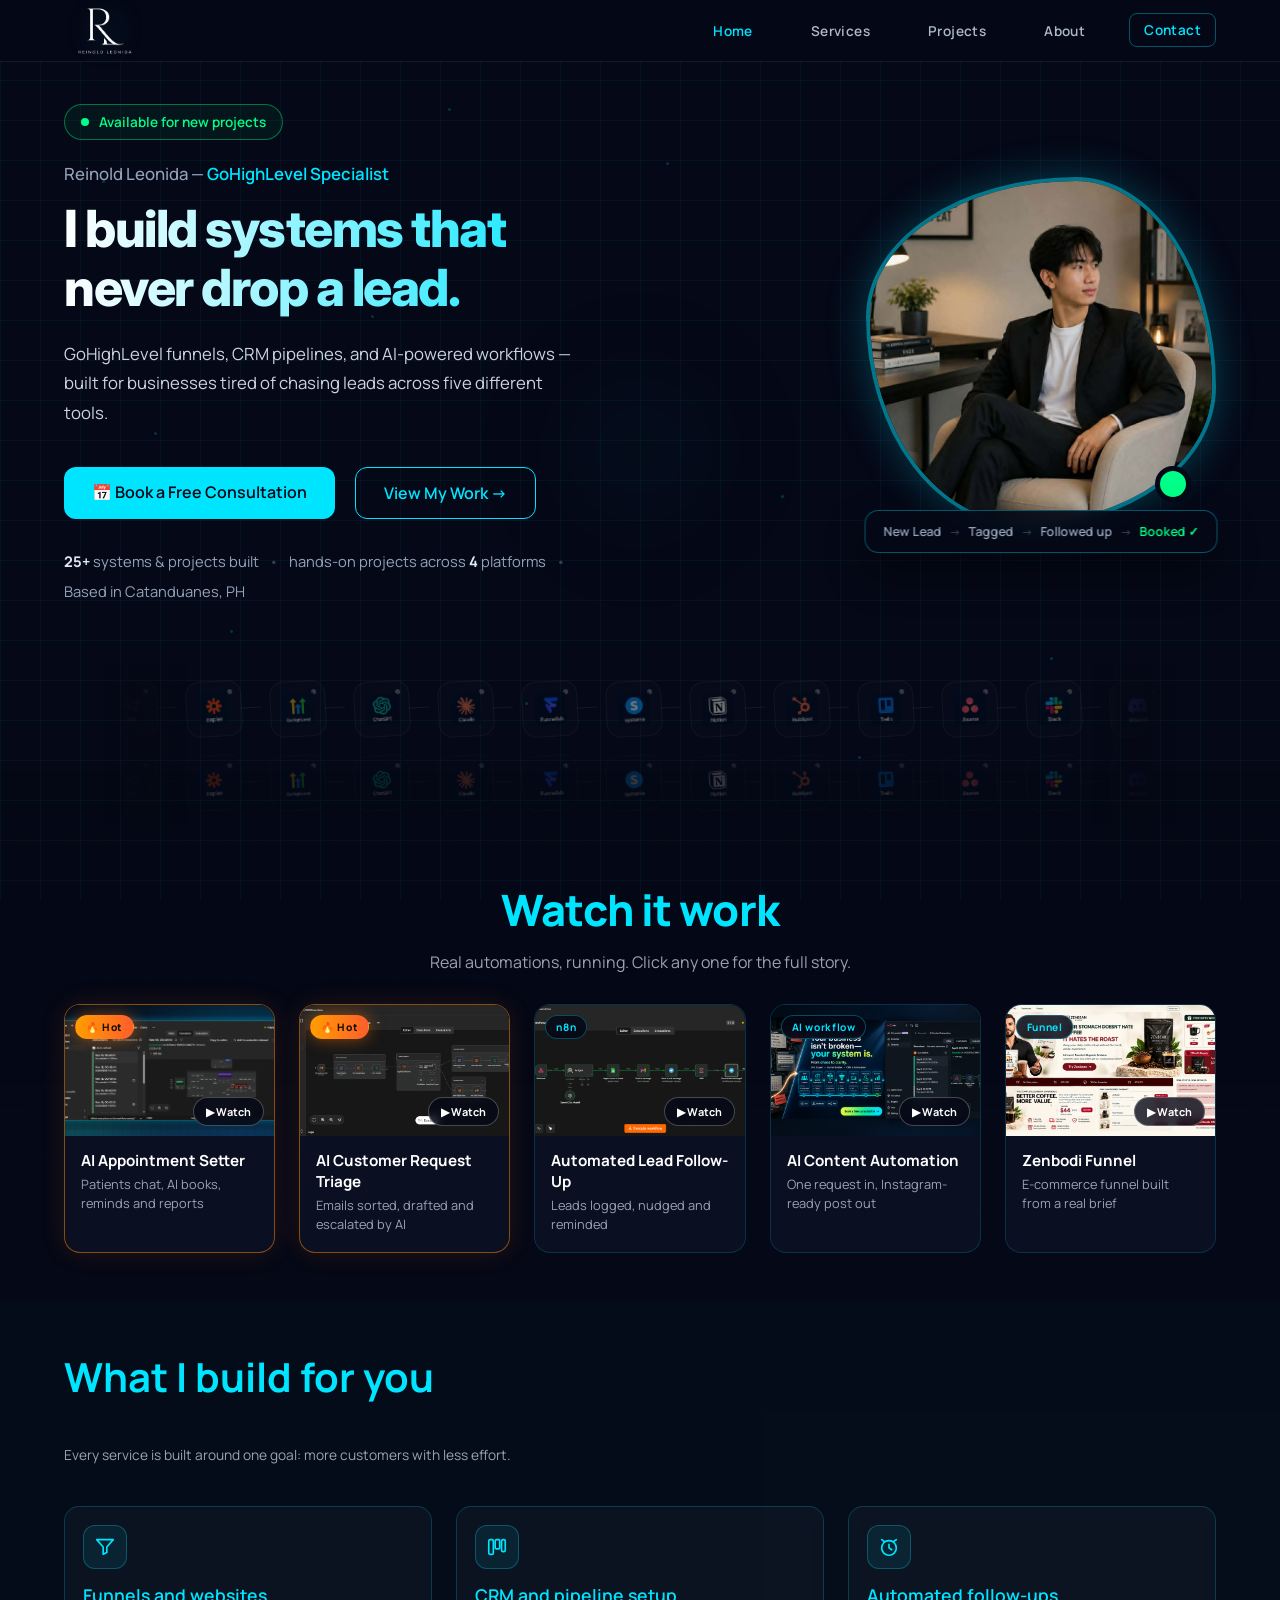
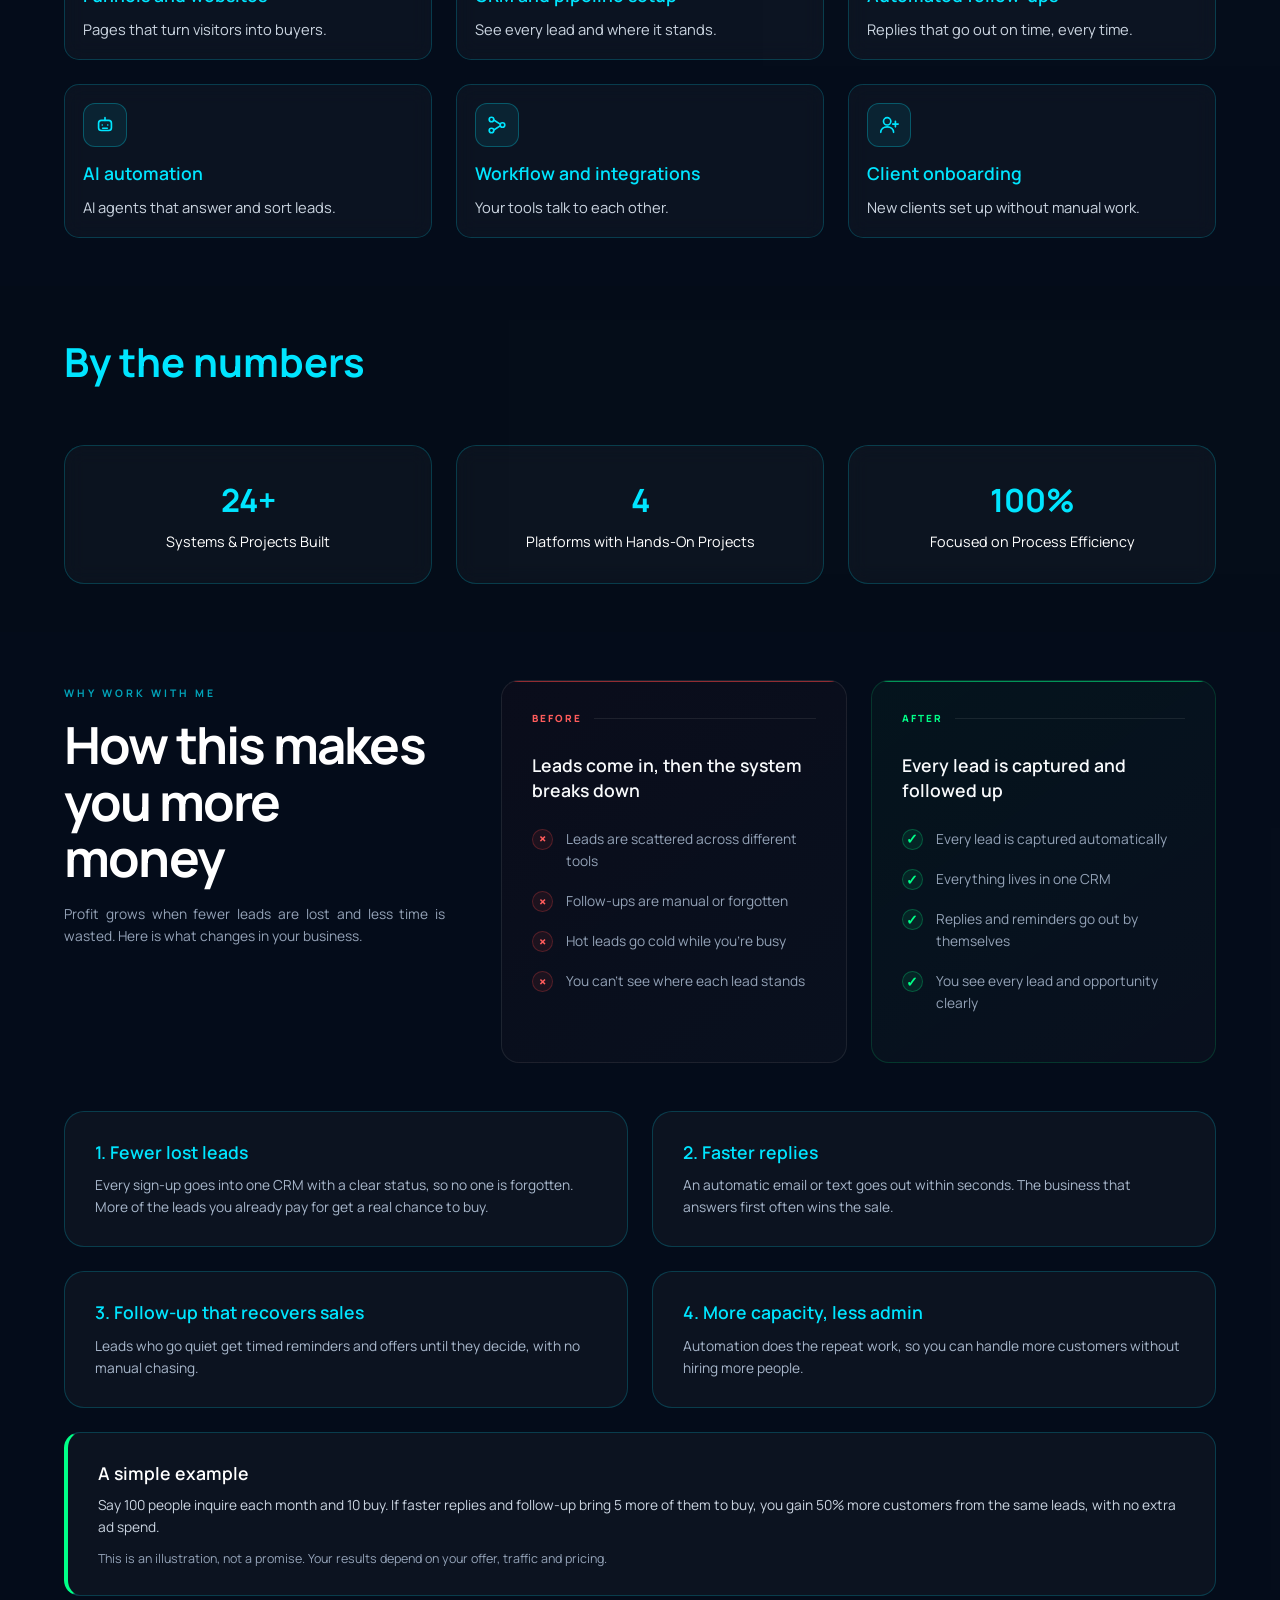
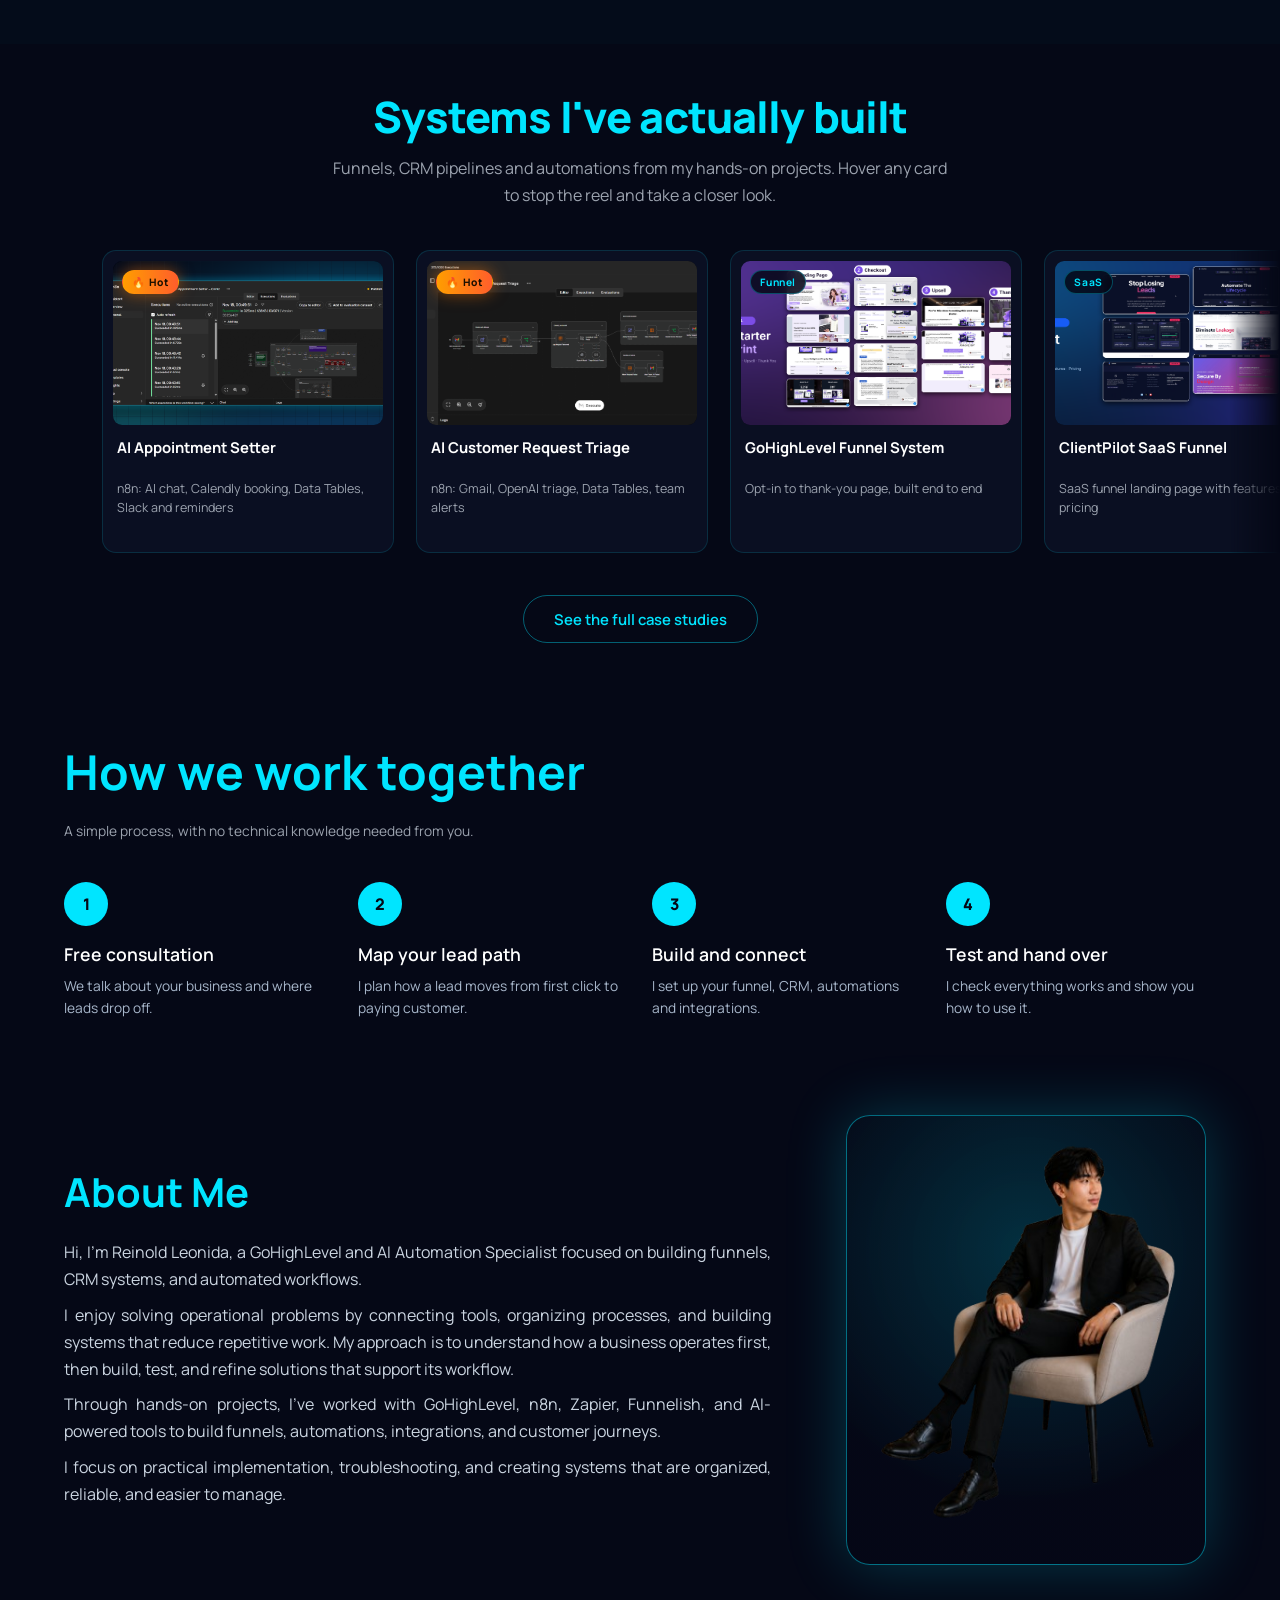
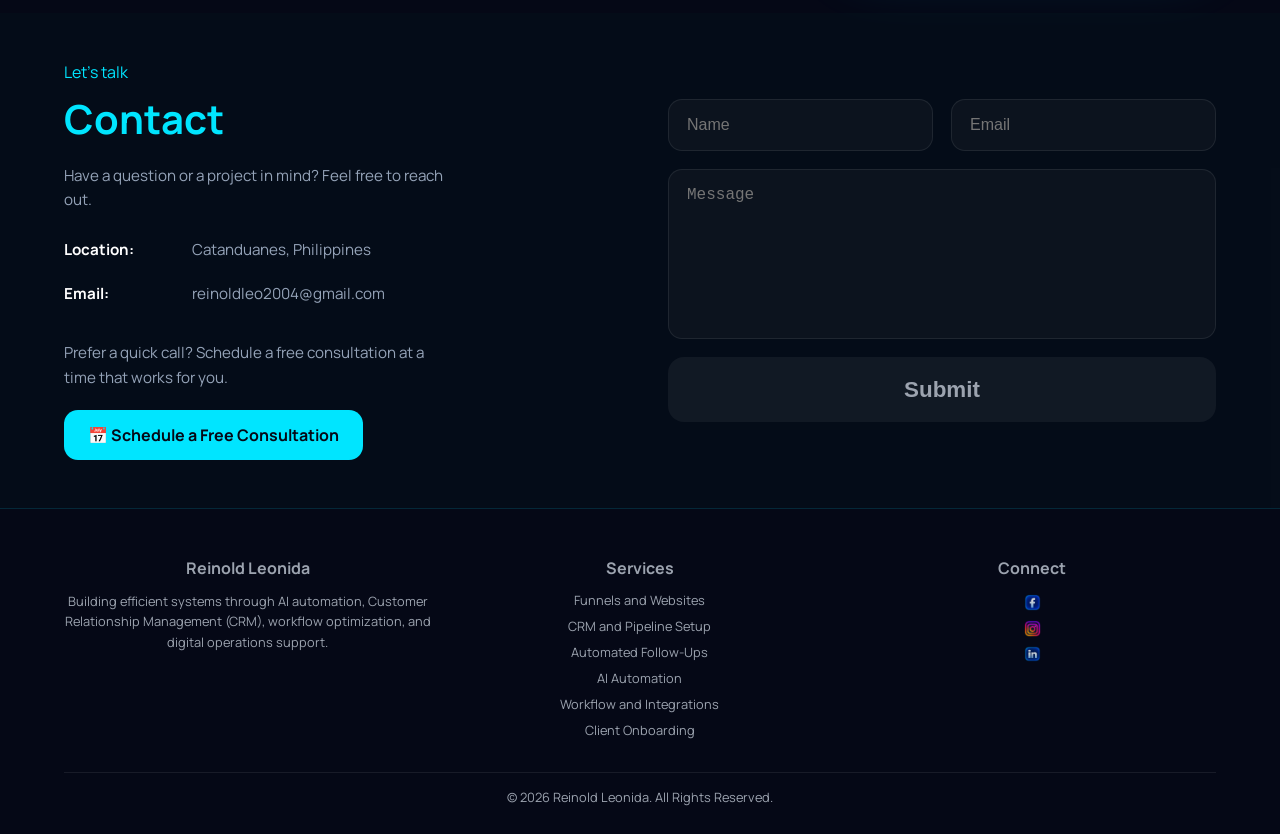
<file: index.html>
<!DOCTYPE html>
<html lang="en">
<head>
    <meta charset="UTF-8">
    <meta name="viewport" content="width=device-width, initial-scale=1.0">
    <title>Reinold Leonida — GoHighLevel & Automation Specialist</title>
    <meta name="description" content="I build GoHighLevel funnels, CRM pipelines, and AI-powered workflows for businesses that are tired of chasing leads across five different tools.">

<link rel="icon" type="image/png" href="favicon1.png">

<link rel="stylesheet" href="style.css">
</head>
<body>

    <div class="grid-bg"></div>
    <div class="three-d-background">
    <div class="perspective-grid"></div>

    <div class="particles">
        <span></span>
        <span></span>
        <span></span>
        <span></span>
        <span></span>
        <span></span>
        <span></span>
        <span></span>
        <span></span>
        <span></span>
        <span></span>
        <span></span>
    </div>

    <div class="depth-glow"></div>
</div>

<nav class="main-nav">

    <!-- LOGO -->
    <div class="brand-logo">
    <img
        src="Logo.png"
        alt="Reinold Leonida"
    >
</div>


    <!-- MOBILE MENU BUTTON -->
    <button
        class="menu-toggle"
        aria-label="Open navigation"
    >
        <span></span>
        <span></span>
        <span></span>
    </button>


    <!-- NAVIGATION LINKS -->
    <ul class="nav-menu">

        <li>
            <a href="#home" class="nav-link active">
                Home
            </a>
        </li>

        <li>
            <a href="#services" class="nav-link">
                Services
            </a>
        </li>

        <li>
            <a href="project.html" class="nav-link">
                Projects
            </a>
        </li>

        <li>
            <a href="#about" class="nav-link">
                About
            </a>
        </li>

        <li>
            <a
                href="#contact"
                class="nav-link nav-contact"
            >
                Contact
            </a>
        </li>

    </ul>

</nav>
    <!-- HERO -->
    <section id="home" class="hero">

        <div class="hero-container">

    <div class="hero-text">

        <div class="availability-badge">
            <span class="pulse-dot"></span>
            Available for new projects
        </div>

        <p class="hero-kicker">
            Reinold Leonida — <span id="typing">GoHighLevel Specialist</span>
        </p>

        <h1 class="hero-headline">
            I build systems that never drop a lead.
        </h1>

        <p class="hero-lede">
            GoHighLevel funnels, CRM pipelines, and AI-powered workflows —
            built for businesses tired of chasing leads across five different tools.
        </p>

        <div class="hero-buttons">
            <a
                href="https://calendly.com/reinoldleo2004/free-consultation"
                target="_blank"
                class="btn-primary"
            >
                📅 Book a Free Consultation
            </a>

            <a href="project.html" class="btn-secondary">
                View My Work →
            </a>
        </div>

        <div class="hero-trust">
            <span><strong class="stat-plus" data-stat="projects">25</strong> systems &amp; projects built</span>
            <span class="dot">•</span>
            <span>hands-on projects across <strong data-stat="platforms">4</strong> platforms</span>
            <span class="dot">•</span>
            <span>Based in Catanduanes, PH</span>
        </div>

    </div>

    <div class="hero-image">

    <div class="hero-visual">

        <div class="profile-wrapper">

            <img
                src="Profile.jpg"
                alt="Profile Leonida"
                class="profile-photo"
            >

            <span class="status-dot"></span>

        </div>

        <div class="flow-chip">
            <span class="flow-step">New Lead</span>
            <span class="flow-arrow">→</span>
            <span class="flow-step">Tagged</span>
            <span class="flow-arrow">→</span>
            <span class="flow-step">Followed up</span>
            <span class="flow-arrow">→</span>
            <span class="flow-step done">Booked ✓</span>
        </div>

    </div>

</div>

</div>
    </section>



<section id="tech" class="tech-stack-section">

    <div class="tech-orbit">

        <div class="tech-line tech-line-1"></div>
        <div class="tech-line tech-line-2"></div>

        <div class="logo-track logo-track-1">

            <div class="tech-logo">
                <img src="Logos/n8n.jfif" alt="n8n">
            </div>

            <div class="tech-logo">
                <img src="Logos/zapier.jfif" alt="Zapier">
            </div>

            <div class="tech-logo">
                <img src="Logos/ghl.jfif" alt="GoHighLevel">
            </div>

            <div class="tech-logo">
                <img src="Logos/chatgpt.jfif" alt="ChatGPT">
            </div>

            <div class="tech-logo">
                <img src="Logos/claude.jfif" alt="Claude">
            </div>

            <div class="tech-logo">
                <img src="Logos/funnelish.jfif" alt="Funnelish">
            </div>

            <div class="tech-logo">
                <img src="Logos/systeme.jfif" alt="systeme.io">
            </div>

            <div class="tech-logo">
                <img src="Logos/notion.jfif" alt="Notion">
            </div>

            <div class="tech-logo">
                <img src="Logos/hubspot.jfif" alt="HubSpot">
            </div>

            <div class="tech-logo">
                <img src="Logos/trello.jfif" alt="Trello">
            </div>

            <div class="tech-logo">
                <img src="Logos/asana.jfif" alt="Asana">
            </div>

            <div class="tech-logo">
                <img src="Logos/slack.jfif" alt="Slack">
            </div>

            <div class="tech-logo">
                <img src="Logos/discord.jfif" alt="Discord">
            </div>

        </div>

        <!-- Duplicate track -->
        <div class="logo-track logo-track-2" aria-hidden="true">

            <div class="tech-logo"><img src="Logos/n8n.jfif" alt=""></div>
            <div class="tech-logo"><img src="Logos/zapier.jfif" alt=""></div>
            <div class="tech-logo"><img src="Logos/ghl.jfif" alt=""></div>
            <div class="tech-logo"><img src="Logos/chatgpt.jfif" alt=""></div>
            <div class="tech-logo"><img src="Logos/claude.jfif" alt=""></div>
            <div class="tech-logo"><img src="Logos/funnelish.jfif" alt=""></div>
            <div class="tech-logo"><img src="Logos/systeme.jfif" alt=""></div>
            <div class="tech-logo"><img src="Logos/notion.jfif" alt=""></div>
            <div class="tech-logo"><img src="Logos/hubspot.jfif" alt=""></div>
            <div class="tech-logo"><img src="Logos/trello.jfif" alt=""></div>
            <div class="tech-logo"><img src="Logos/asana.jfif" alt=""></div>
            <div class="tech-logo"><img src="Logos/slack.jfif" alt=""></div>
            <div class="tech-logo"><img src="Logos/discord.jfif" alt=""></div>

        </div>

    </div>

</section>

<!-- WATCH IT WORK -->
<section id="demos" class="demos-section">

    <div class="showcase-head">
        <h2>Watch it <em>work</em></h2>
        <p>Real automations, running. Click any one for the full story.</p>
    </div>

    <div class="demo-grid">

        <a class="demo-card is-hot" href="project.html#appointment">
            <div class="demo-media">
                <span class="demo-tag demo-tag-hot">🔥 Hot</span>
                <img src="AppointmentSetter.png" alt="AI Appointment Setter workflow" loading="lazy">
                <video data-src="AiSetter.mp4" muted loop playsinline preload="none" aria-hidden="true" tabindex="-1"></video>
                <span class="demo-watch">▶ Watch</span>
            </div>
            <div class="demo-info">
                <strong>AI Appointment Setter</strong>
                <span>Patients chat, AI books, reminds and reports</span>
            </div>
        </a>

        <a class="demo-card is-hot" href="project.html#triage">
            <div class="demo-media">
                <span class="demo-tag demo-tag-hot">🔥 Hot</span>
                <img src="CustomerRequestTriage.png" alt="AI Customer Request Triage workflow" loading="lazy">
                <video data-src="CustomerRequestTriageVid.mp4" muted loop playsinline preload="none" aria-hidden="true" tabindex="-1"></video>
                <span class="demo-watch">▶ Watch</span>
            </div>
            <div class="demo-info">
                <strong>AI Customer Request Triage</strong>
                <span>Emails sorted, drafted and escalated by AI</span>
            </div>
        </a>

        <a class="demo-card" href="project.html#followup">
            <div class="demo-media">
                <span class="demo-tag">n8n</span>
                <img src="Leadfollowup.png" alt="Automated Lead Follow-Up workflow" loading="lazy">
                <video data-src="automatedFollowUp.mp4" muted loop playsinline preload="none" aria-hidden="true" tabindex="-1"></video>
                <span class="demo-watch">▶ Watch</span>
            </div>
            <div class="demo-info">
                <strong>Automated Lead Follow-Up</strong>
                <span>Leads logged, nudged and reminded</span>
            </div>
        </a>

        <a class="demo-card" href="project.html#content">
            <div class="demo-media">
                <span class="demo-tag">AI workflow</span>
                <img src="aicontent.png" alt="AI Content Automation workflow" loading="lazy">
                <video data-src="AiContentAutomation.mp4" muted loop playsinline preload="none" aria-hidden="true" tabindex="-1"></video>
                <span class="demo-watch">▶ Watch</span>
            </div>
            <div class="demo-info">
                <strong>AI Content Automation</strong>
                <span>One request in, Instagram-ready post out</span>
            </div>
        </a>

        <a class="demo-card" href="project.html#zenbodi">
            <div class="demo-media">
                <span class="demo-tag">Funnel</span>
                <img src="Zenbodi.png" alt="Zenbodi e-commerce funnel" loading="lazy">
                <video data-src="ZenbodiCoffee1.mp4" muted loop playsinline preload="none" aria-hidden="true" tabindex="-1"></video>
                <span class="demo-watch">▶ Watch</span>
            </div>
            <div class="demo-info">
                <strong>Zenbodi Funnel</strong>
                <span>E-commerce funnel built from a real brief</span>
            </div>
        </a>

    </div>

</section>

    <!-- SERVICES -->
<section id="services">

    <h2>What I build for you</h2>

    <p class="section-subtitle" style="text-align:left;margin-left:0">Every service is built around one goal: more customers with less effort.</p>

    <div class="project-grid">
        <div class="card project-card svc-card"><span class="svc-icon" aria-hidden="true"><svg viewBox="0 0 24 24" fill="none" stroke="currentColor" stroke-width="1.8" stroke-linecap="round" stroke-linejoin="round"><path d="M3 4h18l-7 8v6l-4 2v-8z"/></svg></span><h3>Funnels and websites</h3><p>Pages that turn visitors into buyers.</p></div>
        <div class="card project-card svc-card"><span class="svc-icon" aria-hidden="true"><svg viewBox="0 0 24 24" fill="none" stroke="currentColor" stroke-width="1.8" stroke-linecap="round" stroke-linejoin="round"><rect x="3" y="4" width="5" height="16" rx="1.5"/><rect x="10" y="4" width="5" height="10" rx="1.5"/><rect x="17" y="4" width="4" height="13" rx="1.5"/></svg></span><h3>CRM and pipeline setup</h3><p>See every lead and where it stands.</p></div>
        <div class="card project-card svc-card"><span class="svc-icon" aria-hidden="true"><svg viewBox="0 0 24 24" fill="none" stroke="currentColor" stroke-width="1.8" stroke-linecap="round" stroke-linejoin="round"><circle cx="12" cy="13" r="8"/><path d="M12 9v4l3 2"/><path d="M4 4l3 2M20 4l-3 2"/></svg></span><h3>Automated follow-ups</h3><p>Replies that go out on time, every time.</p></div>
        <div class="card project-card svc-card"><span class="svc-icon" aria-hidden="true"><svg viewBox="0 0 24 24" fill="none" stroke="currentColor" stroke-width="1.8" stroke-linecap="round" stroke-linejoin="round"><rect x="5" y="7" width="14" height="11" rx="3"/><path d="M12 7V4M9 12h.01M15 12h.01M9.5 15.5h5"/></svg></span><h3>AI automation</h3><p>AI agents that answer and sort leads.</p></div>
        <div class="card project-card svc-card"><span class="svc-icon" aria-hidden="true"><svg viewBox="0 0 24 24" fill="none" stroke="currentColor" stroke-width="1.8" stroke-linecap="round" stroke-linejoin="round"><circle cx="6" cy="6" r="2.5"/><circle cx="18" cy="12" r="2.5"/><circle cx="6" cy="18" r="2.5"/><path d="M8.5 6.5L15.5 11M8.5 17.5L15.5 13"/></svg></span><h3>Workflow and integrations</h3><p>Your tools talk to each other.</p></div>
        <div class="card project-card svc-card"><span class="svc-icon" aria-hidden="true"><svg viewBox="0 0 24 24" fill="none" stroke="currentColor" stroke-width="1.8" stroke-linecap="round" stroke-linejoin="round"><circle cx="10" cy="8" r="4"/><path d="M3 20c0-3.5 3-6 7-6s7 2.5 7 6"/><path d="M19 8v6M16 11h6"/></svg></span><h3>Client onboarding</h3><p>New clients set up without manual work.</p></div>
    </div>
</section>

<section id="projects">

    <h2>By the numbers</h2>

    <div class="project-highlights">

        <div class="card stat-card">
            <h3 class="stat-plus" data-stat="projects">25</h3>
            <p>Systems &amp; Projects Built</p>
        </div>

        <div class="card stat-card">
            <h3 data-stat="platforms">4</h3>
            <p>Platforms with Hands-On Projects</p>
        </div>

        <div class="card stat-card">
            <h3>100%</h3>
            <p>Focused on Process Efficiency</p>
        </div>

    </div>

</section>

<!-- WHY WORK WITH ME -->
<section id="why-me" class="before-after-section">

    <div class="before-after-header">
        <span class="section-label">WHY WORK WITH ME</span>

        <h2>How this makes you more money</h2>

        <p>
            Profit grows when fewer leads are lost and less time is wasted.
            Here is what changes in your business.
        </p>
    </div>

    <div class="before-after">

        <div class="ba-column before">
            <div class="ba-header">
                <span class="ba-status red">BEFORE</span>
                <span class="ba-line"></span>
            </div>
            <h3>Leads come in, then the system breaks down</h3>
            <ul>
                <li>
                    <span class="ba-icon red">×</span>
                    Leads are scattered across different tools
                </li>
                <li>
                    <span class="ba-icon red">×</span>
                    Follow-ups are manual or forgotten
                </li>
                <li>
                    <span class="ba-icon red">×</span>
                    Hot leads go cold while you're busy
                </li>
                <li>
                    <span class="ba-icon red">×</span>
                    You can't see where each lead stands
                </li>
            </ul>
        </div>

        <div class="ba-column after">
            <div class="ba-header">
                <span class="ba-status green">AFTER</span>
                <span class="ba-line"></span>
            </div>
            <h3>Every lead is captured and followed up</h3>
            <ul>
                <li>
                    <span class="ba-icon green">✓</span>
                    Every lead is captured automatically
                </li>
                <li>
                    <span class="ba-icon green">✓</span>
                    Everything lives in one CRM
                </li>
                <li>
                    <span class="ba-icon green">✓</span>
                    Replies and reminders go out by themselves
                </li>
                <li>
                    <span class="ba-icon green">✓</span>
                    You see every lead and opportunity clearly
                </li>
            </ul>
        </div>
    </div>

    <div class="why-extra">
        <div class="lever-grid">
            <div class="lever"><h3>1. Fewer lost leads</h3><p>Every sign-up goes into one CRM with a clear status, so no one is forgotten. More of the leads you already pay for get a real chance to buy.</p></div>
            <div class="lever"><h3>2. Faster replies</h3><p>An automatic email or text goes out within seconds. The business that answers first often wins the sale.</p></div>
            <div class="lever"><h3>3. Follow-up that recovers sales</h3><p>Leads who go quiet get timed reminders and offers until they decide, with no manual chasing.</p></div>
            <div class="lever"><h3>4. More capacity, less admin</h3><p>Automation does the repeat work, so you can handle more customers without hiring more people.</p></div>
        </div>

        <div class="profit-example">
            <strong>A simple example</strong>
            <p>Say 100 people inquire each month and 10 buy. If faster replies and follow-up bring 5 more of them to buy, you gain 50% more customers from the same leads, with no extra ad spend.</p>
            <small>This is an illustration, not a promise. Your results depend on your offer, traffic and pricing.</small>
        </div>
    </div>
</section>

<!-- PROJECT SHOWCASE -->
<section id="showcase" class="showcase-section">

    <div class="showcase-head">
        <h2>Systems I've <em>actually built</em></h2>
        <p>Funnels, CRM pipelines and automations from my hands-on projects. Hover any card to stop the reel and take a closer look.</p>
    </div>

    <div class="reel" aria-label="Project showcase">
        <div class="reel-track">

            <figure class="reel-card">
                <div class="reel-frame">
                    <span class="reel-tag reel-tag-hot">🔥 Hot</span>
                    <img src="AppointmentSetter.png" alt="AI Appointment Setter workflow" loading="lazy">
                </div>
                <figcaption>
                    <strong>AI Appointment Setter</strong>
                    <span>n8n: AI chat, Calendly booking, Data Tables, Slack and reminders</span>
                </figcaption>
            </figure>

            <figure class="reel-card">
                <div class="reel-frame">
                    <span class="reel-tag reel-tag-hot">🔥 Hot</span>
                    <img src="CustomerRequestTriage.png" alt="AI Customer Request Triage workflow" loading="lazy">
                </div>
                <figcaption>
                    <strong>AI Customer Request Triage</strong>
                    <span>n8n: Gmail, OpenAI triage, Data Tables, team alerts</span>
                </figcaption>
            </figure>

            <figure class="reel-card">
                <div class="reel-frame">
                    <span class="reel-tag">Funnel</span>
                    <img src="CourseFunnel.png" alt="GoHighLevel Funnel System" loading="lazy">
                </div>
                <figcaption>
                    <strong>GoHighLevel Funnel System</strong>
                    <span>Opt-in to thank-you page, built end to end</span>
                </figcaption>
            </figure>

            <figure class="reel-card">
                <div class="reel-frame">
                    <span class="reel-tag">SaaS</span>
                    <img src="clientPliotFunnel.png" alt="ClientPilot SaaS funnel" loading="lazy">
                </div>
                <figcaption>
                    <strong>ClientPilot SaaS Funnel</strong>
                    <span>SaaS funnel landing page with features and pricing</span>
                </figcaption>
            </figure>

            <figure class="reel-card">
                <div class="reel-frame">
                    <span class="reel-tag">SaaS</span>
                    <img src="ClientPilotLast.png" alt="ClientPilot sign up, login, onboarding and dashboard" loading="lazy">
                </div>
                <figcaption>
                    <strong>ClientPilot User Journey</strong>
                    <span>Sign up, login, onboarding and dashboard with Supabase auth</span>
                </figcaption>
            </figure>

            <figure class="reel-card">
                <div class="reel-frame">
                    <span class="reel-tag">Workflow</span>
                    <img src="PostTrial.png" alt="ClientPilot Post-Trial Win-back" loading="lazy">
                </div>
                <figcaption>
                    <strong>ClientPilot Post-Trial Win-back</strong>
                    <span>GHL workflow that follows up after a trial ends</span>
                </figcaption>
            </figure>

            <figure class="reel-card">
                <div class="reel-frame">
                    <span class="reel-tag">Workflow</span>
                    <img src="TrialNurturing.png" alt="ClientPilot Free Trial Nurture" loading="lazy">
                </div>
                <figcaption>
                    <strong>ClientPilot Free Trial Nurture</strong>
                    <span>GHL workflow that stops when they upgrade</span>
                </figcaption>
            </figure>

            <figure class="reel-card">
                <div class="reel-frame">
                    <span class="reel-tag">Pipeline</span>
                    <img src="SaasPipeline.png" alt="ClientPilot Customer Pipeline" loading="lazy">
                </div>
                <figcaption>
                    <strong>ClientPilot Customer Pipeline</strong>
                    <span>Free Trial, Expired and paid plan stages</span>
                </figcaption>
            </figure>

            <figure class="reel-card">
                <div class="reel-frame">
                    <span class="reel-tag">Website</span>
                    <img src="SerenityFunnel.png" alt="Serenity Haven Spa booking website" loading="lazy">
                </div>
                <figcaption>
                    <strong>Serenity Haven Spa Booking</strong>
                    <span>Landing, booking, inquiry and thank-you pages</span>
                </figcaption>
            </figure>

            <figure class="reel-card">
                <div class="reel-frame">
                    <span class="reel-tag">Workflow</span>
                    <img src="SpaConfirmed.png" alt="Spa ST-Confirmed Workflow" loading="lazy">
                </div>
                <figcaption>
                    <strong>Spa ST-Confirmed Workflow</strong>
                    <span>Tags and updates confirmed appointments</span>
                </figcaption>
            </figure>

            <figure class="reel-card">
                <div class="reel-frame">
                    <span class="reel-tag">Workflow</span>
                    <img src="SpaUnconfirmed.png" alt="Spa Unconfirmed Workflow" loading="lazy">
                </div>
                <figcaption>
                    <strong>Spa Unconfirmed Workflow</strong>
                    <span>Handles reschedules, cancels and no-shows</span>
                </figcaption>
            </figure>

            <figure class="reel-card">
                <div class="reel-frame">
                    <span class="reel-tag">AI agent</span>
                    <img src="SpaInquiry.png" alt="Spa Inquiry Workflow" loading="lazy">
                </div>
                <figcaption>
                    <strong>Spa Inquiry Workflow</strong>
                    <span>AI agent answers, books and follows up</span>
                </figcaption>
            </figure>

            <figure class="reel-card">
                <div class="reel-frame">
                    <span class="reel-tag">Pipeline</span>
                    <img src="SpaPipeline.png" alt="Spa Appointments Pipeline" loading="lazy">
                </div>
                <figcaption>
                    <strong>Spa Appointments Pipeline</strong>
                    <span>Every appointment by status</span>
                </figcaption>
            </figure>

            <figure class="reel-card">
                <div class="reel-frame">
                    <span class="reel-tag">Automation</span>
                    <img src="ghlmika.png" alt="GHL Funnel Workflow" loading="lazy">
                </div>
                <figcaption>
                    <strong>GHL Funnel Workflow</strong>
                    <span>Welcome email, tagging and nurture sequence</span>
                </figcaption>
            </figure>

            <figure class="reel-card">
                <div class="reel-frame">
                    <span class="reel-tag">AI agent</span>
                    <img src="Aiagent.png" alt="GHL AI Support Agent" loading="lazy">
                </div>
                <figcaption>
                    <strong>GHL AI Support Agent</strong>
                    <span>Trained support bot for SkillStack Academy</span>
                </figcaption>
            </figure>

            <figure class="reel-card">
                <div class="reel-frame">
                    <span class="reel-tag">E-commerce</span>
                    <img src="VitaCore.png" alt="VitaCore E-commerce Funnel" loading="lazy">
                </div>
                <figcaption>
                    <strong>VitaCore E-commerce Funnel</strong>
                    <span>Landing page, 3 checkouts, thank-you page and Shopify setup</span>
                </figcaption>
            </figure>

            <figure class="reel-card">
                <div class="reel-frame">
                    <span class="reel-tag">E-commerce</span>
                    <img src="Zenbodi.png" alt="Zenbodi Funnel Build" loading="lazy">
                </div>
                <figcaption>
                    <strong>Zenbodi Funnel Build</strong>
                    <span>Bundle page with upsells and free-gift logic</span>
                </figcaption>
            </figure>

            <figure class="reel-card">
                <div class="reel-frame">
                    <span class="reel-tag">AI workflow</span>
                    <img src="aicontent.png" alt="AI Content Automation" loading="lazy">
                </div>
                <figcaption>
                    <strong>AI Content Automation</strong>
                    <span>n8n: Tally intake, AI copy, image and Instagram-ready post</span>
                </figcaption>
            </figure>

            <figure class="reel-card">
                <div class="reel-frame">
                    <span class="reel-tag">Automation</span>
                    <img src="Leadfollowup.png" alt="Automated Lead Follow-Up workflow" loading="lazy">
                </div>
                <figcaption>
                    <strong>Automated Lead Follow-Up</strong>
                    <span>Webhook, AI agent, Sheets, email, Telegram and timed reminders</span>
                </figcaption>
            </figure>

            <figure class="reel-card">
                <div class="reel-frame">
                    <span class="reel-tag">Reporting</span>
                    <img src="weeklysalesreport.png" alt="Weekly Sales Reporting" loading="lazy">
                </div>
                <figcaption>
                    <strong>Weekly Sales Reporting</strong>
                    <span>Scheduled pull, status check, upsert and alerts</span>
                </figcaption>
            </figure>

            <figure class="reel-card">
                <div class="reel-frame">
                    <span class="reel-tag">Onboarding</span>
                    <img src="clientonboarding.png" alt="Client Onboarding Automation workflow" loading="lazy">
                </div>
                <figcaption>
                    <strong>Client Onboarding Automation</strong>
                    <span>Zap: form to Drive folder, Trello card, welcome email and CRM row</span>
                </figcaption>
            </figure>

            <figure class="reel-card" aria-hidden="true">
                <div class="reel-frame">
                    <span class="reel-tag reel-tag-hot">🔥 Hot</span>
                    <img src="AppointmentSetter.png" alt="" loading="lazy">
                </div>
                <figcaption>
                    <strong>AI Appointment Setter</strong>
                    <span>n8n: AI chat, Calendly booking, Data Tables, Slack and reminders</span>
                </figcaption>
            </figure>

            <figure class="reel-card" aria-hidden="true">
                <div class="reel-frame">
                    <span class="reel-tag reel-tag-hot">🔥 Hot</span>
                    <img src="CustomerRequestTriage.png" alt="" loading="lazy">
                </div>
                <figcaption>
                    <strong>AI Customer Request Triage</strong>
                    <span>n8n: Gmail, OpenAI triage, Data Tables, team alerts</span>
                </figcaption>
            </figure>

            <figure class="reel-card" aria-hidden="true">
                <div class="reel-frame">
                    <span class="reel-tag">Funnel</span>
                    <img src="CourseFunnel.png" alt="" loading="lazy">
                </div>
                <figcaption>
                    <strong>GoHighLevel Funnel System</strong>
                    <span>Opt-in to thank-you page, built end to end</span>
                </figcaption>
            </figure>

            <figure class="reel-card" aria-hidden="true">
                <div class="reel-frame">
                    <span class="reel-tag">SaaS</span>
                    <img src="clientPliotFunnel.png" alt="" loading="lazy">
                </div>
                <figcaption>
                    <strong>ClientPilot SaaS Funnel</strong>
                    <span>SaaS funnel landing page with features and pricing</span>
                </figcaption>
            </figure>

            <figure class="reel-card" aria-hidden="true">
                <div class="reel-frame">
                    <span class="reel-tag">SaaS</span>
                    <img src="ClientPilotLast.png" alt="" loading="lazy">
                </div>
                <figcaption>
                    <strong>ClientPilot User Journey</strong>
                    <span>Sign up, login, onboarding and dashboard with Supabase auth</span>
                </figcaption>
            </figure>

            <figure class="reel-card" aria-hidden="true">
                <div class="reel-frame">
                    <span class="reel-tag">Workflow</span>
                    <img src="PostTrial.png" alt="" loading="lazy">
                </div>
                <figcaption>
                    <strong>ClientPilot Post-Trial Win-back</strong>
                    <span>GHL workflow that follows up after a trial ends</span>
                </figcaption>
            </figure>

            <figure class="reel-card" aria-hidden="true">
                <div class="reel-frame">
                    <span class="reel-tag">Workflow</span>
                    <img src="TrialNurturing.png" alt="" loading="lazy">
                </div>
                <figcaption>
                    <strong>ClientPilot Free Trial Nurture</strong>
                    <span>GHL workflow that stops when they upgrade</span>
                </figcaption>
            </figure>

            <figure class="reel-card" aria-hidden="true">
                <div class="reel-frame">
                    <span class="reel-tag">Pipeline</span>
                    <img src="SaasPipeline.png" alt="" loading="lazy">
                </div>
                <figcaption>
                    <strong>ClientPilot Customer Pipeline</strong>
                    <span>Free Trial, Expired and paid plan stages</span>
                </figcaption>
            </figure>

            <figure class="reel-card" aria-hidden="true">
                <div class="reel-frame">
                    <span class="reel-tag">Website</span>
                    <img src="SerenityFunnel.png" alt="" loading="lazy">
                </div>
                <figcaption>
                    <strong>Serenity Haven Spa Booking</strong>
                    <span>Landing, booking, inquiry and thank-you pages</span>
                </figcaption>
            </figure>

            <figure class="reel-card" aria-hidden="true">
                <div class="reel-frame">
                    <span class="reel-tag">Workflow</span>
                    <img src="SpaConfirmed.png" alt="" loading="lazy">
                </div>
                <figcaption>
                    <strong>Spa ST-Confirmed Workflow</strong>
                    <span>Tags and updates confirmed appointments</span>
                </figcaption>
            </figure>

            <figure class="reel-card" aria-hidden="true">
                <div class="reel-frame">
                    <span class="reel-tag">Workflow</span>
                    <img src="SpaUnconfirmed.png" alt="" loading="lazy">
                </div>
                <figcaption>
                    <strong>Spa Unconfirmed Workflow</strong>
                    <span>Handles reschedules, cancels and no-shows</span>
                </figcaption>
            </figure>

            <figure class="reel-card" aria-hidden="true">
                <div class="reel-frame">
                    <span class="reel-tag">AI agent</span>
                    <img src="SpaInquiry.png" alt="" loading="lazy">
                </div>
                <figcaption>
                    <strong>Spa Inquiry Workflow</strong>
                    <span>AI agent answers, books and follows up</span>
                </figcaption>
            </figure>

            <figure class="reel-card" aria-hidden="true">
                <div class="reel-frame">
                    <span class="reel-tag">Pipeline</span>
                    <img src="SpaPipeline.png" alt="" loading="lazy">
                </div>
                <figcaption>
                    <strong>Spa Appointments Pipeline</strong>
                    <span>Every appointment by status</span>
                </figcaption>
            </figure>

            <figure class="reel-card" aria-hidden="true">
                <div class="reel-frame">
                    <span class="reel-tag">Automation</span>
                    <img src="ghlmika.png" alt="" loading="lazy">
                </div>
                <figcaption>
                    <strong>GHL Funnel Workflow</strong>
                    <span>Welcome email, tagging and nurture sequence</span>
                </figcaption>
            </figure>

            <figure class="reel-card" aria-hidden="true">
                <div class="reel-frame">
                    <span class="reel-tag">AI agent</span>
                    <img src="Aiagent.png" alt="" loading="lazy">
                </div>
                <figcaption>
                    <strong>GHL AI Support Agent</strong>
                    <span>Trained support bot for SkillStack Academy</span>
                </figcaption>
            </figure>

            <figure class="reel-card" aria-hidden="true">
                <div class="reel-frame">
                    <span class="reel-tag">E-commerce</span>
                    <img src="VitaCore.png" alt="" loading="lazy">
                </div>
                <figcaption>
                    <strong>VitaCore E-commerce Funnel</strong>
                    <span>Landing page, 3 checkouts, thank-you page and Shopify setup</span>
                </figcaption>
            </figure>

            <figure class="reel-card" aria-hidden="true">
                <div class="reel-frame">
                    <span class="reel-tag">E-commerce</span>
                    <img src="Zenbodi.png" alt="" loading="lazy">
                </div>
                <figcaption>
                    <strong>Zenbodi Funnel Build</strong>
                    <span>Bundle page with upsells and free-gift logic</span>
                </figcaption>
            </figure>

            <figure class="reel-card" aria-hidden="true">
                <div class="reel-frame">
                    <span class="reel-tag">AI workflow</span>
                    <img src="aicontent.png" alt="" loading="lazy">
                </div>
                <figcaption>
                    <strong>AI Content Automation</strong>
                    <span>n8n: Tally intake, AI copy, image and Instagram-ready post</span>
                </figcaption>
            </figure>

            <figure class="reel-card" aria-hidden="true">
                <div class="reel-frame">
                    <span class="reel-tag">Automation</span>
                    <img src="Leadfollowup.png" alt="" loading="lazy">
                </div>
                <figcaption>
                    <strong>Automated Lead Follow-Up</strong>
                    <span>Webhook, AI agent, Sheets, email, Telegram and timed reminders</span>
                </figcaption>
            </figure>

            <figure class="reel-card" aria-hidden="true">
                <div class="reel-frame">
                    <span class="reel-tag">Reporting</span>
                    <img src="weeklysalesreport.png" alt="" loading="lazy">
                </div>
                <figcaption>
                    <strong>Weekly Sales Reporting</strong>
                    <span>Scheduled pull, status check, upsert and alerts</span>
                </figcaption>
            </figure>

            <figure class="reel-card" aria-hidden="true">
                <div class="reel-frame">
                    <span class="reel-tag">Onboarding</span>
                    <img src="clientonboarding.png" alt="" loading="lazy">
                </div>
                <figcaption>
                    <strong>Client Onboarding Automation</strong>
                    <span>Zap: form to Drive folder, Trello card, welcome email and CRM row</span>
                </figcaption>
            </figure>
        </div>
    </div>

    <div class="showcase-cta">
        <a href="project.html">See the full case studies</a>
    </div>

</section>


<!-- HOW WE WORK TOGETHER -->
<section id="process">

    <h2>How we work together</h2>

    <p class="section-subtitle" style="text-align:left;margin-left:0">A simple process, with no technical knowledge needed from you.</p>

    <ol class="process-steps">
        <li><h3>Free consultation</h3><p>We talk about your business and where leads drop off.</p></li>
        <li><h3>Map your lead path</h3><p>I plan how a lead moves from first click to paying customer.</p></li>
        <li><h3>Build and connect</h3><p>I set up your funnel, CRM, automations and integrations.</p></li>
        <li><h3>Test and hand over</h3><p>I check everything works and show you how to use it.</p></li>
    </ol>
</section>

<!-- ABOUT ME -->
<section id="about" class="about-page">

    <div class="about-content">

        <h2>About Me</h2>

        <p>
            Hi, I’m Reinold Leonida, a GoHighLevel and AI Automation Specialist
            focused on building funnels, CRM systems, and automated workflows.
        </p>

        <p>
            I enjoy solving operational problems by connecting tools, organizing
            processes, and building systems that reduce repetitive work. My
            approach is to understand how a business operates first, then build,
            test, and refine solutions that support its workflow.
        </p>

        <p>
            Through hands-on projects, I’ve worked with GoHighLevel, n8n, Zapier,
            Funnelish, and AI-powered tools to build funnels, automations,
            integrations, and customer journeys.
        </p>

        <p>
            I focus on practical implementation, troubleshooting, and creating
            systems that are organized, reliable, and easier to manage.
        </p>

    </div>

    <div class="about-image">

        <div class="image-glow"></div>

        <img
            src="Reinold.png"
            alt="Reinold Leonida"
            class="about-photo"
        >

    </div>

</section>

    <!-- CONTACT -->

<section id="contact" class="contact-section">

    <div class="contact-container">

        <div class="contact-info">

            <span class="contact-label">
                Let's talk
            </span>

            <h2>Contact</h2>

            <p>
                Have a question or a project in mind?
                Feel free to reach out.
            </p>

            <div class="contact-details">

    <p>
        <span class="contact-title">Location</span>
        <span class="contact-value">Catanduanes, Philippines</span>
    </p>

    <p>
        <span class="contact-title">Email</span>
        <span class="contact-value">
            <a href="mailto:reinoldleo2004@gmail.com">
                reinoldleo2004@gmail.com
            </a>
        </span>
    </p>

    <div class="booking-box">

        <p class="booking-text">
            Prefer a quick call? Schedule a free consultation at a time that works for you.
        </p>

        <a
            href="https://calendly.com/reinoldleo2004/free-consultation"
            target="_blank"
            class="book-btn">

            📅 Schedule a Free Consultation

        </a>

    </div>

</div>
        </div>

        <form
    action="https://formsubmit.co/reinoldleo2004@gmail.com"
    method="POST"
    class="contact-form">

    <input type="hidden" name="_captcha" value="false">

    <input type="hidden" name="_subject"
    value="New Portfolio Inquiry">

    <input type="hidden" name="_template"
    value="table">

            <div class="input-row">

    <input
    type="text"
    name="Name"
    placeholder="Name"
    required
>

    <input
    type="email"
    name="Email"
    placeholder="Email"
    required
>
</div>
<input type="hidden"
       name="_next"
       value="https://reinoldleonida.vercel.app/index.html?sent=true#contact">

            <textarea
    name="Message"
    placeholder="Message"
    rows="5"
    required
></textarea>

            <button type="submit">
                Submit
            </button>

        </form>

    </div>

    </section>

    <footer class="footer">

    <div class="footer-grid">

        <div>
            <h3>Reinold Leonida</h3>

            <p class="footer-tagline">
                Building efficient systems through AI automation,
                Customer Relationship Management (CRM), workflow optimization,
                and digital operations support.
            </p>
        </div>

        <div>
            <h3>Services</h3>

            <ul class="footer-links">
                <li>Funnels and Websites</li>
                <li>CRM and Pipeline Setup</li>
                <li>Automated Follow-Ups</li>
                <li>AI Automation</li>
                <li>Workflow and Integrations</li>
                <li>Client Onboarding</li>
            </ul>
        </div>

        <div class="footer-connect">
    <h3>Connect</h3>

    <ul class="social-logos">

        <li>
            <a href="https://www.facebook.com/profile.php?id=61594046890685" target="_blank" rel="noopener noreferrer" aria-label="Facebook">
                <img src="facebook.png" alt="Facebook">
            </a>
        </li>

        <li>
            <a href="https://www.instagram.com/reinoldleonida/" target="_blank" rel="noopener noreferrer" aria-label="Instagram">
                <img src="instagram.png" alt="Instagram">
            </a>
        </li>

        <li>
            <a href="https://www.linkedin.com/in/reinold-leonida/" target="_blank" rel="noopener noreferrer" aria-label="LinkedIn">
                <img src="linkedin.png" alt="LinkedIn">
            </a>
        </li>

    </ul>
</div>

    </div>

    <div class="footer-bottom">
        © 2026 Reinold Leonida. All Rights Reserved.
    </div>

</footer>

<div id="success-box" class="success-box">
    <div class="success-content">
        <span>✓</span>
        <p>Message sent successfully!</p>
    </div>
</div>

<script src="script.js"></script>

</body>
</html>
</file>
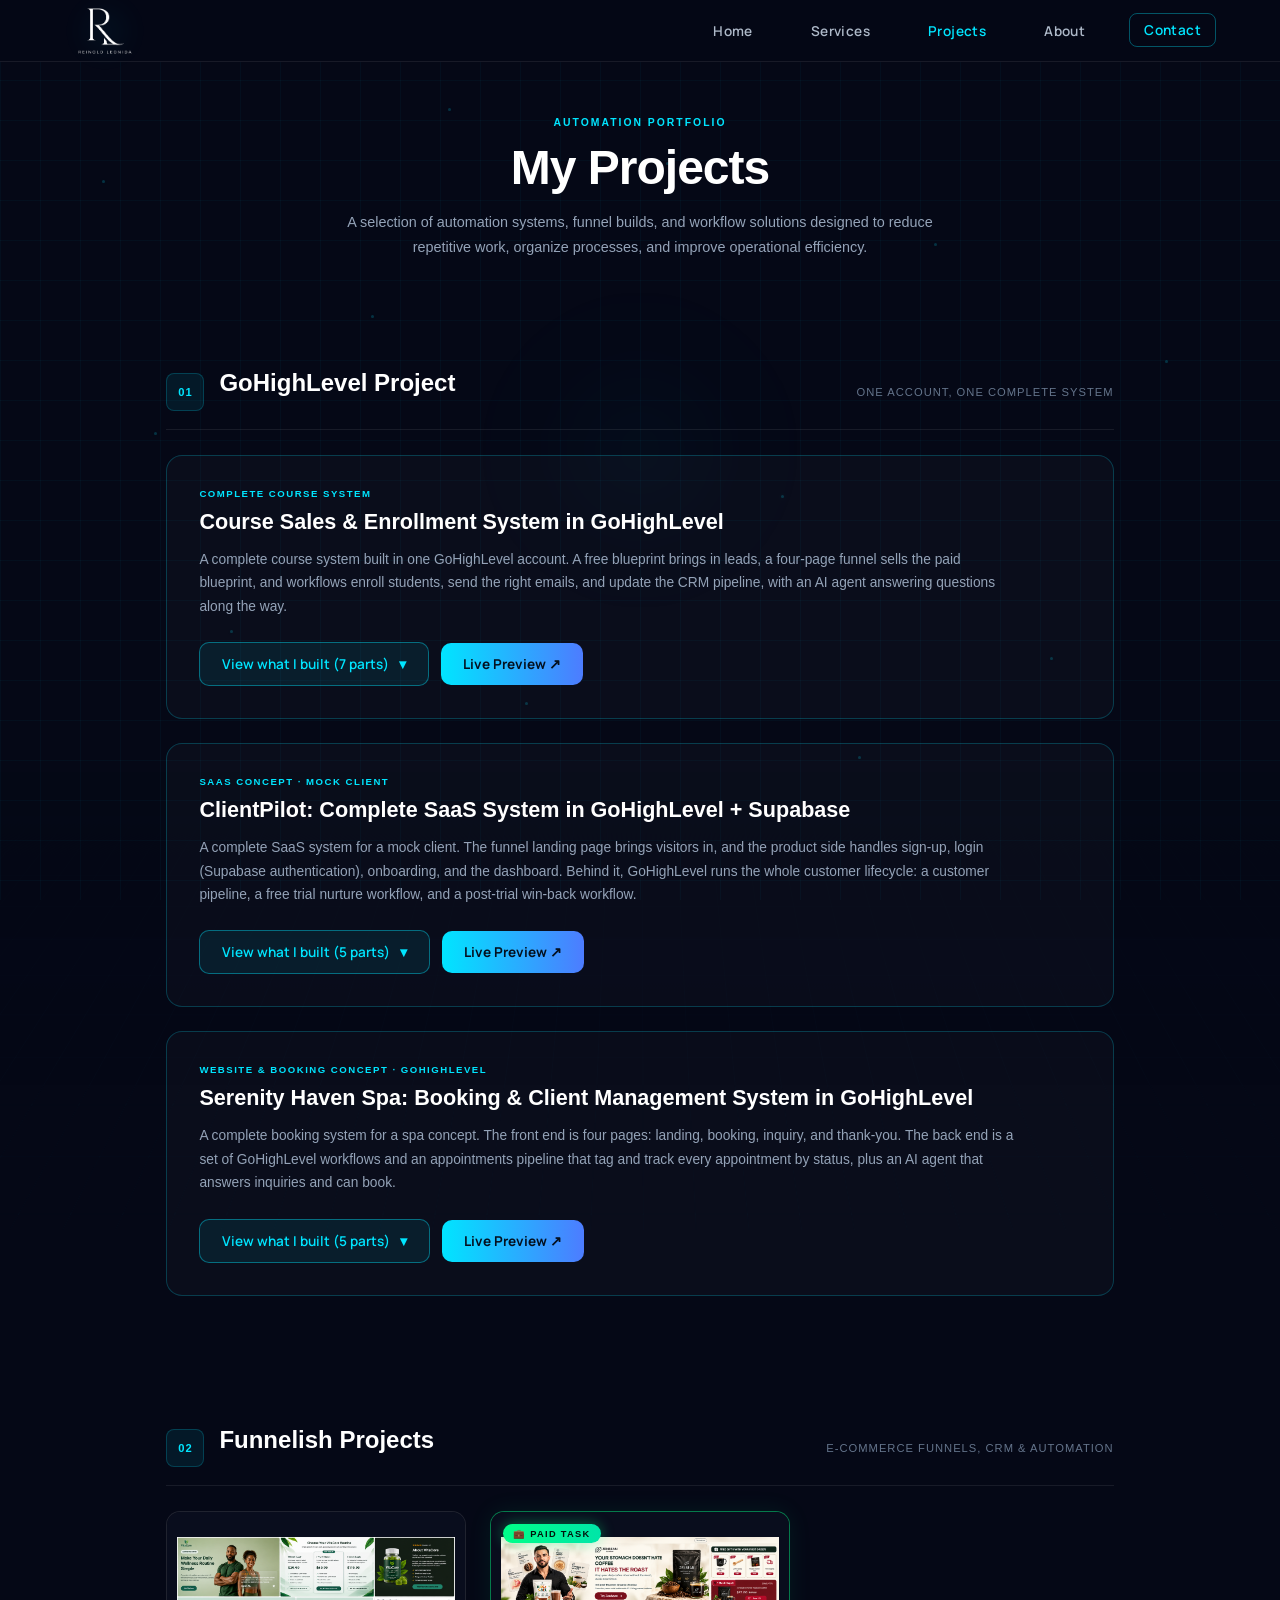
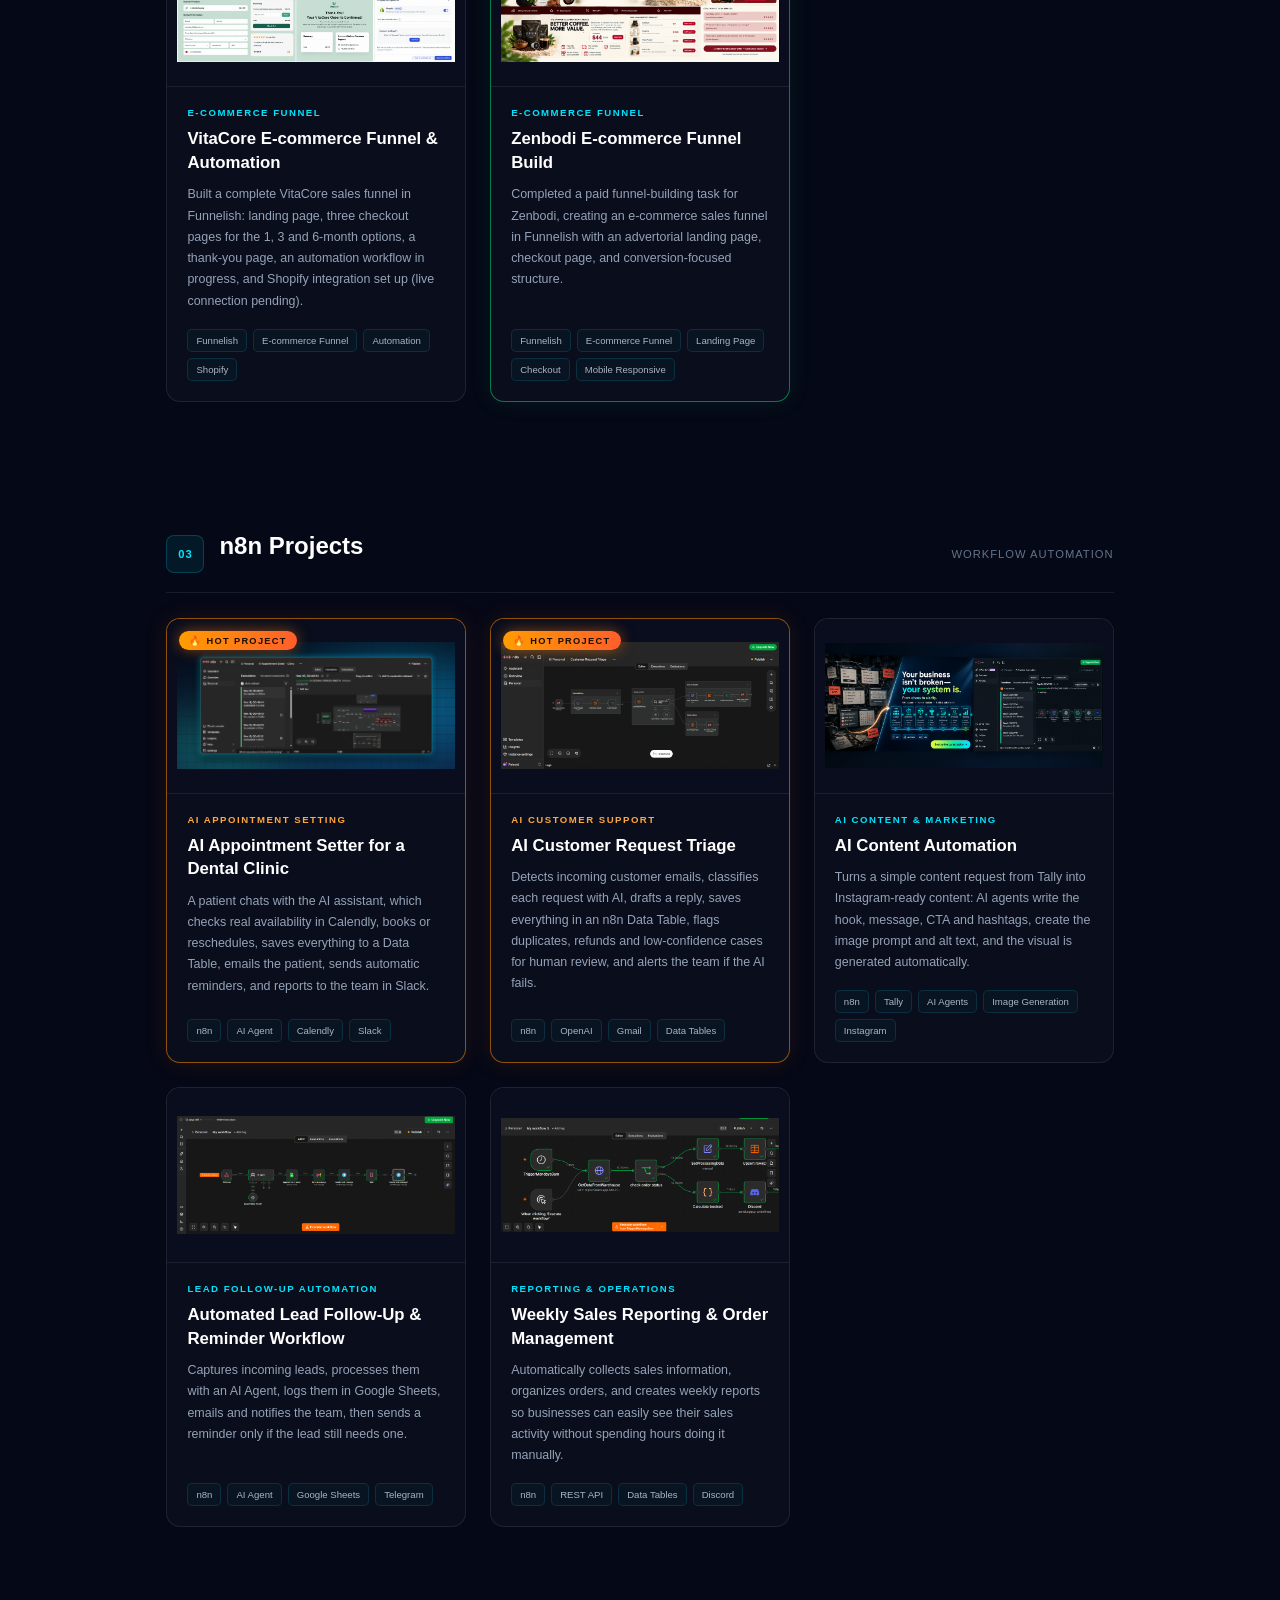
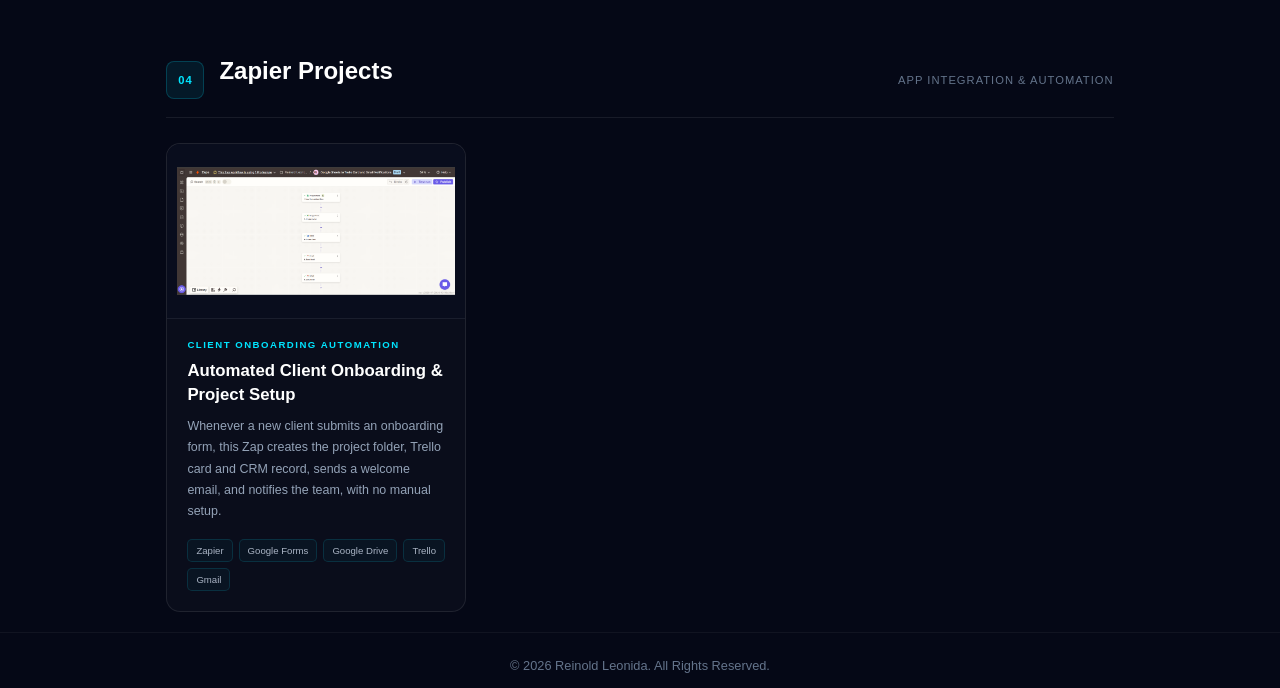
<file: project.html>
<!DOCTYPE html>
<html lang="en">
<head>

    <meta charset="UTF-8">
    <meta name="viewport" content="width=device-width, initial-scale=1.0">

    <title>Projects Reinold Leonida</title>

<link rel="icon" type="image/png" href="favicon1.png">

<link rel="stylesheet" href="style.css">

    <style>

        /* =========================
           RESET
        ========================= */

        *{
            margin:0;
            padding:0;
            box-sizing:border-box;
        }

        html{
            scroll-behavior:smooth;
        }

        body{
            background:#050816;
            color:#ffffff;
            font-family:Arial, Helvetica, sans-serif;
            overflow-x:hidden;
        }


        /* =========================
           BACKGROUND
        ========================= */

        .grid-bg{
            position:fixed;
            inset:0;
            z-index:-2;

            background-image:
                linear-gradient(
                    rgba(0,229,255,.035) 1px,
                    transparent 1px
                ),
                linear-gradient(
                    90deg,
                    rgba(0,229,255,.035) 1px,
                    transparent 1px
                );

            background-size:40px 40px;
        }


        /* =========================
           HEADER
        ========================= */

        .projects-header{

            text-align:center;

            max-width:700px;

            margin:0 auto;

            padding:75px 20px 50px;
        }

        .projects-label{

            display:inline-block;

            font-size:.65rem;

            font-weight:700;

            letter-spacing:2px;

            text-transform:uppercase;

            color:#00e5ff;

            margin-bottom:12px;
        }

        .projects-header h1{

            font-size:3rem;

            line-height:1.15;

            margin-bottom:15px;

            letter-spacing:-1px;
        }

        .projects-header p{

            color:#94a3b8;

            font-size:.9rem;

            line-height:1.7;

            max-width:600px;

            margin:auto;
        }


        /* =========================
           PLATFORM SECTION
        ========================= */

        .platform-section{
    width:90%;
    max-width:1200px;
    margin:0 auto 10px;
}


        /* =========================
           PLATFORM TITLE
        ========================= */

        .platform-header{

            display:flex;

            align-items:center;

            gap:15px;

            margin-bottom:25px;

            padding-bottom:15px;

            border-bottom:
                1px solid
                rgba(255,255,255,.08);
        }

        .platform-number{

            display:flex;

            align-items:center;

            justify-content:center;

            width:38px;

            height:38px;

            border-radius:8px;

            background:
                rgba(0,229,255,.08);

            border:
                1px solid
                rgba(0,229,255,.2);

            color:#00e5ff;

            font-size:.7rem;

            font-weight:700;

            letter-spacing:1px;
        }

        .platform-header h2{

            font-size:1.5rem;

            line-height:1.2;

            color:#ffffff;
        }

        .platform-header p{

            margin-left:auto;

            color:#64748b;

            font-size:.7rem;

            letter-spacing:1px;

            text-transform:uppercase;
        }

/* =========================
   PROJECT GRID
========================= */

.project-grid{
    display:grid;
    grid-template-columns:repeat(3, 1fr);
    gap:20px;
    align-items:stretch;
}


/* =========================
   PROJECT CARD
========================= */

.project-card{
    background:rgba(255,255,255,.025);
    border:1px solid rgba(255,255,255,.09);
    border-radius:14px;
    overflow:hidden;

    /* SAME HEIGHT */
    height:100%;
    min-height:440px;

    display:flex;
    flex-direction:column;

    transition:
        transform .3s ease,
        border-color .3s ease,
        box-shadow .3s ease;
}

.project-card:hover{
    transform:translateY(-6px);
    border-color:rgba(0,229,255,.4);
    box-shadow:0 18px 45px rgba(0,0,0,.3);
}


/* =========================
   PROJECT IMAGE
========================= */

.project-image{
    width:100%;
    height:175px;
    flex-shrink:0;

    padding:10px;
    background:#090d1d;
    border-bottom:1px solid rgba(255,255,255,.07);

    display:flex;
    align-items:center;
    justify-content:center;
    overflow:hidden;
}

.project-image img{
    width:100%;
    height:100%;
    object-fit:contain;
    border-radius:8px;
    display:block;
    transition:transform .3s ease;
}

.project-card:hover .project-image img{
    transform:scale(1.025);
}


/* =========================
   CARD CONTENT
========================= */

.project-info{
    padding:20px;

    /* fills remaining card height */
    flex:1;

    display:flex;
    flex-direction:column;
}

.project-type{
    display:block;
    color:#00e5ff;
    font-size:.6rem;
    font-weight:700;
    letter-spacing:1.5px;
    margin-bottom:9px;
}

.project-info h3{
    font-size:1.05rem;
    line-height:1.4;
    margin-bottom:10px;
    color:#ffffff;
}

.project-info p{
    color:#94a3b8;
    font-size:.78rem;
    line-height:1.7;
}


/* =========================
   TOOLS
========================= */

.tools{
    display:flex;
    flex-wrap:wrap;
    gap:6px;

    /* pushes tools to the bottom */
    margin-top:auto;
    padding-top:17px;
}

.tools span{
    font-size:.6rem;
    color:#aab4c4;
    padding:5px 8px;
    border-radius:5px;
    background:rgba(0,229,255,.035);
    border:1px solid rgba(0,229,255,.13);
}

        /* =========================
           FOOTER
        ========================= */

        footer{

            padding:25px;

            text-align:center;

            border-top:
                1px solid
                rgba(255,255,255,.05);

            color:#64748b;

            font-size:.80rem;
        }


        /* =========================
           TABLET
        ========================= */

        @media(max-width:950px){

            .project-grid{

                grid-template-columns:
                    repeat(2,1fr);
            }

            .platform-header p{

                display:none;
            }
        }

@media(max-width:650px){

    .project-grid{
        grid-template-columns:1fr;
    }

    .project-card{
        min-height:440px;
    }

    .project-image{
        height:190px;
    }

}

    
    /* =========================
       GOHIGHLEVEL: ONE CASE STUDY
    ========================= */
    .case-study {
        background: rgba(255,255,255,.025);
        border: 1px solid rgba(0,229,255,.22);
        border-radius: 16px;
        padding: 32px;
    }
    .case-study > h3 { font-size: 1.35rem; line-height: 1.3; color: #fff; margin-bottom: 12px; }
    .case-study > p { color: #94a3b8; font-size: .86rem; line-height: 1.7; max-width: 820px; }
    .case-study + .case-study { margin-top: 24px; }
    .case-study > p.case-lead { color: #cbd5e1; margin-bottom: 14px; }
    .case-study > p { margin-bottom: 12px; }
    .case-study > p strong { color: #00e5ff; }
    .case-label { color: #00e5ff; font-size: .75rem; letter-spacing: 1.5px; text-transform: uppercase; margin: 32px 0 16px; }
    .build-grid { display: grid; grid-template-columns: repeat(3, 1fr); gap: 20px; }
    .build-card { background: rgba(255,255,255,.025); border: 1px solid rgba(255,255,255,.09); border-radius: 14px; overflow: hidden; display: flex; flex-direction: column; transition: transform .3s, border-color .3s; }
    .build-card:hover { transform: translateY(-4px); border-color: rgba(0,229,255,.4); }
    .build-image { display: block; background: #090d1d; border-bottom: 1px solid rgba(255,255,255,.07); padding: 10px; }
    .build-image img { width: 100%; aspect-ratio: 16 / 10; object-fit: contain; border-radius: 8px; display: block; }
    .build-info { padding: 20px; }
    .build-info h4 { font-size: 1.05rem; line-height: 1.4; color: #fff; margin-bottom: 8px; }
    .build-info p { color: #94a3b8; font-size: .78rem; line-height: 1.7; }
    .build-info .project-type { letter-spacing: .5px; font-size: .58rem; }
    .case-tools { margin-top: 0; padding-top: 0; }
    @media (max-width: 900px) { .build-grid { grid-template-columns: repeat(2, 1fr); } }
    @media (max-width: 600px) { .build-grid { grid-template-columns: 1fr; } .case-study { padding: 22px 18px; } }

    /* =========================
       EXPAND / COLLAPSE
    ========================= */
    .case-toggle { margin-top: 24px; display: inline-flex; align-items: center; gap: 10px; padding: 12px 22px; background: rgba(0,229,255,.08); color: #00e5ff; border: 1px solid rgba(0,229,255,.4); border-radius: 10px; font: 600 .85rem "Manrope", sans-serif; cursor: pointer; transition: background .25s, box-shadow .25s; }
    .case-toggle:hover { background: rgba(0,229,255,.16); box-shadow: 0 0 20px rgba(0,229,255,.2); }
    .case-actions { margin-top: 24px; display: flex; flex-wrap: wrap; align-items: center; gap: 12px; }
    .case-actions .case-toggle { margin-top: 0; }
    .case-link { display: inline-flex; align-items: center; gap: 8px; padding: 12px 22px; background: linear-gradient(90deg, #00e5ff, #4d7cff); color: #04101f; border-radius: 10px; font: 700 .85rem "Manrope", sans-serif; text-decoration: none; transition: box-shadow .25s, transform .25s; }
    .case-link:hover { box-shadow: 0 0 22px rgba(0,229,255,.45); transform: translateY(-1px); }
    .toggle-icon { display: inline-block; transition: transform .35s ease; }
    .case-toggle[aria-expanded="true"] .toggle-icon { transform: rotate(180deg); }
    .case-collapse { display: grid; grid-template-rows: 0fr; transition: grid-template-rows .45s ease; }
    .case-collapse.open { grid-template-rows: 1fr; }
    .case-collapse-inner { min-height: 0; overflow: hidden; visibility: hidden; transition: visibility 0s .45s; }
    .case-collapse.open .case-collapse-inner { visibility: visible; transition-delay: 0s; }
    @media (prefers-reduced-motion: reduce) { .case-collapse, .toggle-icon { transition: none; } }

    /* =========================
       HOT PROJECT (same size as other cards, just flagged)
    ========================= */
    .hot-card { border-color: rgba(255,140,0,.55); box-shadow: 0 0 24px rgba(255,120,0,.10); }
    .hot-card:hover { border-color: rgba(255,160,40,.85); }
    .hot-card .project-image { position: relative; }
    .hot-card .project-image a, .hot-card .project-image .project-photo { display: block; width: 100%; height: 100%; }
    .hot-badge { position: absolute; top: 12px; left: 12px; z-index: 2; padding: 4px 10px; border-radius: 999px; font-size: .58rem; font-weight: 800; letter-spacing: 1.3px; color: #1a0f00; background: linear-gradient(90deg, #ff9d00, #ff5e2b); box-shadow: 0 0 14px rgba(255,120,0,.5); animation: hotPulse 2.2s ease-in-out infinite; }
    @keyframes hotPulse { 50% { box-shadow: 0 0 24px rgba(255,120,0,.85); } }
    .hot-card .project-type { color: #ffa63d; }

    /* =========================
       PAID TASK label (ZenBodi)
    ========================= */
    .paid-card { border-color: rgba(0,255,136,.45); box-shadow: 0 0 24px rgba(0,255,136,.08); }
    .paid-card:hover { border-color: rgba(0,255,136,.8); }
    .paid-card .project-image { position: relative; }
    .paid-badge { position: absolute; top: 12px; left: 12px; z-index: 2; padding: 4px 10px; border-radius: 999px; font-size: .58rem; font-weight: 800; letter-spacing: 1.3px; color: #02140b; background: linear-gradient(90deg, #00ff88, #00e5a8); box-shadow: 0 0 14px rgba(0,255,136,.4); }
    .pm-paidbadge { display: inline-block; margin-bottom: 10px; padding: 4px 10px; border-radius: 999px; font-size: .58rem; font-weight: 800; letter-spacing: 1.3px; color: #02140b; background: linear-gradient(90deg, #00ff88, #00e5a8); }

    /* =========================
       PROJECT POPUP (centered modal)
    ========================= */
    .project-card, .build-card { cursor: pointer; }
    .project-card:focus-visible, .build-card:focus-visible { outline: 2px solid #00e5ff; outline-offset: 3px; }

    .pm-overlay { position: fixed; inset: 0; z-index: 1100000; display: flex; align-items: center; justify-content: center; padding: 20px; background: rgba(3,6,18,.72); backdrop-filter: blur(6px); -webkit-backdrop-filter: blur(6px); opacity: 0; visibility: hidden; transition: opacity .25s ease, visibility 0s .25s; }
    .pm-overlay.open { opacity: 1; visibility: visible; transition-delay: 0s; }
    .pm-dialog { position: relative; width: min(100%, 880px); max-height: min(86vh, 760px); overflow-y: auto; background: #0a1020; border: 1px solid rgba(0,229,255,.28); border-radius: 18px; box-shadow: 0 30px 80px rgba(0,0,0,.6), 0 0 40px rgba(0,229,255,.08); transform: translateY(14px) scale(.97); transition: transform .28s ease; scrollbar-width: thin; scrollbar-color: rgba(0,229,255,.3) transparent; }
    .pm-overlay.open .pm-dialog { transform: none; }
    .pm-overlay.is-hot .pm-dialog { border-color: rgba(255,140,0,.55); box-shadow: 0 30px 80px rgba(0,0,0,.6), 0 0 40px rgba(255,120,0,.12); }

    .pm-overlay [hidden] { display: none !important; }
    .pm-close { position: sticky; top: 12px; display: flex; margin: 12px 12px -46px auto; z-index: 5; width: 34px; height: 34px; align-items: center; justify-content: center; font-size: 1.3rem; line-height: 1; color: #cbd5e1; background: rgba(5,8,22,.85); border: 1px solid rgba(255,255,255,.14); border-radius: 50%; cursor: pointer; transition: color .2s, border-color .2s, background .2s; }
    .pm-close:hover { color: #00e5ff; border-color: #00e5ff; background: rgba(0,229,255,.1); }

    .pm-body { display: grid; grid-template-columns: 1.05fr 1fr; gap: 26px; padding: 28px; }
    .pm-media { display: flex; flex-direction: column; gap: 12px; min-width: 0; }
    .pm-video { position: relative; width: 100%; aspect-ratio: 16 / 9; background: #000; border-radius: 10px; overflow: hidden; border: 1px solid rgba(255,255,255,.1); }
    .pm-video iframe, .pm-video video { position: absolute; inset: 0; width: 100%; height: 100%; border: 0; }
    .pm-shot { display: block; background: #090d1d; border: 1px solid rgba(255,255,255,.08); border-radius: 10px; padding: 8px; }
    .pm-shot img { display: block; width: 100%; max-height: 260px; object-fit: contain; border-radius: 6px; }

    .pm-main { min-width: 0; padding-top: 4px; }
    .pm-type { display: block; font-size: .62rem; font-weight: 700; letter-spacing: 1.5px; color: #00e5ff; margin-bottom: 9px; }
    .pm-overlay.is-hot .pm-type { color: #ffa63d; }
    .pm-hotbadge { display: inline-block; margin-bottom: 10px; padding: 4px 10px; border-radius: 999px; font-size: .58rem; font-weight: 800; letter-spacing: 1.3px; color: #1a0f00; background: linear-gradient(90deg, #ff9d00, #ff5e2b); }
    .pm-main h3 { font-size: 1.3rem; line-height: 1.35; color: #fff; margin-bottom: 12px; }
    .pm-main p { color: #94a3b8; font-size: .82rem; line-height: 1.75; }
    .pm-block { margin-top: 18px; padding-top: 16px; border-top: 1px solid rgba(255,255,255,.07); }
    .pm-block h4, .pm-how h4 { font-size: .68rem; letter-spacing: 1.5px; text-transform: uppercase; color: #00e5ff; margin-bottom: 8px; }
    .pm-overlay.is-hot .pm-block h4, .pm-overlay.is-hot .pm-how h4 { color: #ffa63d; }

    .pm-how, .pm-sec { grid-column: 1 / -1; padding-top: 20px; border-top: 1px solid rgba(255,255,255,.07); }
    .pm-sec h4 { font-size: .68rem; letter-spacing: 1.5px; text-transform: uppercase; color: #00e5ff; margin-bottom: 10px; }
    .pm-overlay.is-hot .pm-sec h4 { color: #ffa63d; }
    .pm-checks { list-style: none; display: grid; grid-template-columns: 1fr 1fr; gap: 9px 22px; }
    .pm-checks li { position: relative; padding-left: 22px; color: #94a3b8; font-size: .78rem; line-height: 1.6; }
    .pm-checks li::before { content: "\2713"; position: absolute; left: 0; top: 0; color: #00ff88; font-weight: 800; }
    .pm-value li::before { content: "\2192"; color: #00e5ff; }
    .pm-overlay.is-hot .pm-value li::before { color: #ffa63d; }
    .pm-how ol { list-style: none; counter-reset: pmstep; display: block; column-count: 2; column-gap: 22px; }
    .pm-how li { counter-increment: pmstep; position: relative; break-inside: avoid; margin-bottom: 10px; padding-left: 34px; color: #94a3b8; font-size: .78rem; line-height: 1.6; }
    .pm-how li::before { content: counter(pmstep); position: absolute; left: 0; top: 0; width: 22px; height: 22px; display: flex; align-items: center; justify-content: center; font-size: .65rem; font-weight: 700; color: #00e5ff; background: rgba(0,229,255,.08); border: 1px solid rgba(0,229,255,.25); border-radius: 6px; }
    .pm-overlay.is-hot .pm-how li::before { color: #ffa63d; background: rgba(255,140,0,.08); border-color: rgba(255,140,0,.3); }

    .pm-link { display: inline-block; margin-top: 18px; padding: 10px 18px; border-radius: 10px; color: #00e5ff; border: 1px solid rgba(0,229,255,.4); background: rgba(0,229,255,.08); font-size: .8rem; font-weight: 700; text-decoration: none; }
    .pm-link:hover { background: rgba(0,229,255,.18); }
    .pm-tools { grid-column: 1 / -1; margin-top: 0; padding-top: 0; }

    /* =========================
       GHL BUILD POPUPS ONLY: big picture on top, description below
       (other projects keep the original side-by-side popup)
    ========================= */
    .pm-overlay.is-build .pm-dialog { width: min(100%, 1060px); max-height: min(92vh, 900px); }
    .pm-overlay.is-build .pm-body { grid-template-columns: 1fr; gap: 20px; padding: 14px 16px 26px; }
    .pm-overlay.is-build .pm-shot { padding: 4px; }
    .pm-overlay.is-build .pm-shot img { max-height: 62vh; }
    .pm-overlay.is-build .pm-main { padding-top: 0; }
    .pm-overlay.is-build .pm-main h3 { font-size: 1.45rem; }
    .pm-overlay.is-build .pm-main p { font-size: .9rem; max-width: 820px; }

    @media (max-width: 760px) {
        .pm-overlay { padding: 12px; }
        .pm-body { grid-template-columns: 1fr; gap: 20px; padding: 20px 18px 24px; }
        .pm-how ol, .pm-checks { grid-template-columns: 1fr; }
        .pm-how ol { column-count: 1; }
        .pm-overlay.is-build .pm-body { padding: 12px 12px 22px; }
        .pm-overlay.is-build .pm-shot img { max-height: 50vh; }
    }
</style>

</head>


<body>

    <div class="cursor-glow"></div>

    <script>

        const cursorGlow =
            document.querySelector(".cursor-glow");

        document.addEventListener("mousemove", (e) => {

            cursorGlow.style.left =
                e.clientX + "px";

            cursorGlow.style.top =
                e.clientY + "px";

        });

    </script>


    <div class="grid-bg"></div>

    <div class="three-d-background">

        <div class="perspective-grid"></div>

        <div class="particles">

            <span></span>
            <span></span>
            <span></span>
            <span></span>
            <span></span>
            <span></span>
            <span></span>
            <span></span>
            <span></span>
            <span></span>
            <span></span>
            <span></span>

        </div>

        <div class="depth-glow"></div>

    </div>


    <!-- =========================
         NAVIGATION
    ========================= -->

    <nav class="main-nav">

        <!-- LOGO -->

        <div class="brand-logo">

            <img
                src="Logo.png"
                alt="Reinold Leonida"
            >

        </div>


        <!-- MOBILE MENU BUTTON -->

        <button
            class="menu-toggle"
            aria-label="Open navigation"
            aria-expanded="false"
        >

            <span></span>
            <span></span>
            <span></span>

        </button>


        <!-- NAVIGATION LINKS -->

        <ul class="nav-menu">

            <li>
                <a href="index.html" class="nav-link">
                    Home
                </a>
            </li>

            <li>
                <a href="index.html#services" class="nav-link">
                    Services
                </a>
            </li>

            <li>
                <a href="project.html" class="nav-link active">
                    Projects
                </a>
            </li>

            <li>
                <a href="index.html#about" class="nav-link">
                    About
                </a>
            </li>

            <li>
                <a href="index.html#contact" class="nav-link nav-contact">
                    Contact
                </a>
            </li>

        </ul>

    </nav>



    <!-- =========================
         PAGE HEADER
    ========================= -->

    <header class="projects-header">

        <span class="projects-label">
            Automation Portfolio
        </span>

        <h1>
            My Projects
        </h1>

        <p>
            A selection of automation systems, funnel builds,
            and workflow solutions designed to reduce repetitive
            work, organize processes, and improve operational
            efficiency.
        </p>

    </header>



<!-- =====================================================
     GOHIGHLEVEL PROJECTS
====================================================== -->

<section class="platform-section">

    <div class="platform-header">
        <div class="platform-number">01</div>
        <h2>GoHighLevel Project</h2>
        <p>One account, one complete system</p>
    </div>

    <article class="case-study">

        <span class="project-type">COMPLETE COURSE SYSTEM</span>
        <h3>Course Sales &amp; Enrollment System in GoHighLevel</h3>

        <p>A complete course system built in one GoHighLevel account. A free blueprint brings in leads, a four-page funnel sells the paid blueprint, and workflows enroll students, send the right emails, and update the CRM pipeline, with an AI agent answering questions along the way.</p>

        <div class="case-actions">
            <button type="button" class="case-toggle" aria-expanded="false" aria-controls="ghl-details">
                <span class="toggle-text">View what I built (7 parts)</span>
                <span class="toggle-icon" aria-hidden="true">&#9662;</span>
            </button>
            <a class="case-link" href="https://sites.leadconnectorhq.com/preview/N8R3WtOpt5oJJ7d6lzh4" target="_blank" rel="noopener">Live Preview &#8599;</a>
        </div>

        <div class="case-collapse" id="ghl-details">
        <div class="case-collapse-inner">

        <h4 class="case-label">What I built</h4>

        <div class="build-grid">

            <article class="build-card">
                <div class="build-image">
                    <img src="CourseFunnel.png" alt="GoHighLevel funnel system from opt-in page to thank you page" loading="lazy">
                </div>
                <div class="build-info">
                    <span class="project-type">1 &middot; SALES FUNNEL</span>
                    <h4>Course Sales Funnel: Landing, Checkout, Upsell &amp; Thank-You Pages</h4>
                    <p>Built the four-page funnel that takes a visitor from the landing page through checkout and a one-click upsell to the thank-you page.</p>
                </div>
            </article>

            <article class="build-card">
                <div class="build-image">
                    <img src="Lead Magnet.png" alt="GoHighLevel free blueprint lead magnet workflow" loading="lazy">
                </div>
                <div class="build-info">
                    <span class="project-type">2 &middot; LEAD WORKFLOW</span>
                    <h4>Free Blueprint Lead Workflow</h4>
                    <p>Captures every free blueprint request, saves the contact, tags it, opens an opportunity, and starts the nurture emails.</p>
                </div>
            </article>

            <article class="build-card">
                <div class="build-image">
                    <img src="CourseUpsell.png" alt="GoHighLevel paid blueprint upsell workflow" loading="lazy">
                </div>
                <div class="build-info">
                    <span class="project-type">3 &middot; UPSELL WORKFLOW</span>
                    <h4>Paid Blueprint Upsell Workflow</h4>
                    <p>Tracks paid blueprint purchases, updates tags and opportunities, and removes buyers from promotional emails they no longer need.</p>
                </div>
            </article>

            <article class="build-card">
                <div class="build-image">
                    <img src="Main Course.png" alt="GoHighLevel course enrollment automation workflow" loading="lazy">
                </div>
                <div class="build-info">
                    <span class="project-type">4 &middot; ENROLLMENT WORKFLOW</span>
                    <h4>Starter Blueprint Enrollment Workflow</h4>
                    <p>Identifies enrolled students, applies the Paid Student status, updates the CRM, and checks for a paid blueprint purchase.</p>
                </div>
            </article>

            <article class="build-card">
                <div class="build-image">
                    <img src="crm-pipeline-merged.png" alt="GoHighLevel CRM lead nurturing pipeline" loading="lazy">
                </div>
                <div class="build-info">
                    <span class="project-type">5 &middot; CRM PIPELINE</span>
                    <h4>Lead Nurturing CRM Pipeline</h4>
                    <p>A pipeline that tracks each contact from first lead through the follow-up stages, and updates as they buy or enroll.</p>
                </div>
            </article>

            <article class="build-card">
                <div class="build-image">
                    <img src="Aiagent.png" alt="GoHighLevel AI support agent" loading="lazy">
                </div>
                <div class="build-info">
                    <span class="project-type">6 &middot; AI AGENT</span>
                    <h4>AI Support Agent</h4>
                    <p>An AI agent that answers questions, guides visitors, captures leads, and supports follow-up conversations.</p>
                </div>
            </article>

            <article class="build-card">
                <div class="build-image">
                    <img src="1st%20email%20Maarketing.png" alt="GoHighLevel email marketing automation" loading="lazy">
                </div>
                <div class="build-info">
                    <span class="project-type">7 &middot; EMAIL MARKETING</span>
                    <h4>Email Marketing &amp; Lead Nurturing Sequences</h4>
                    <p>Automated email sequences for course enrollment and template sales that move prospects from lead to customer.</p>
                </div>
            </article>

        </div>

        <h4 class="case-label">Tools used</h4>

        <div class="tools case-tools">
            <span>GoHighLevel</span><span>Funnel Builder</span><span>Checkout</span><span>Upsell</span><span>Workflows</span><span>Lead Capture</span><span>Tags</span><span>CRM</span><span>Pipeline</span><span>Opportunities</span><span>Course Enrollment</span><span>Email Marketing</span><span>Lead Nurturing</span><span>AI Agent</span><span>Knowledge Base</span><span>Live Chat</span>
        </div>

        </div>
        </div>

    </article>

    <article class="case-study" id="clientpilot-case">

        <span class="project-type">SAAS CONCEPT &middot; MOCK CLIENT</span>
        <h3>ClientPilot: Complete SaaS System in GoHighLevel + Supabase</h3>

        <p>A complete SaaS system for a mock client. The funnel landing page brings visitors in, and the product side handles sign-up, login (Supabase authentication), onboarding, and the dashboard. Behind it, GoHighLevel runs the whole customer lifecycle: a customer pipeline, a free trial nurture workflow, and a post-trial win-back workflow.</p>

        <div class="case-actions">
            <button type="button" class="case-toggle" aria-expanded="false" aria-controls="clientpilot-details">
                <span class="toggle-text">View what I built (5 parts)</span>
                <span class="toggle-icon" aria-hidden="true">&#9662;</span>
            </button>
            <a class="case-link" href="https://sites.leadconnectorhq.com/preview/4El5yV2NxvV3AQbOEn3L" target="_blank" rel="noopener">Live Preview &#8599;</a>
        </div>

        <div class="case-collapse" id="clientpilot-details">
        <div class="case-collapse-inner">

        <h4 class="case-label">What I built</h4>

        <div class="build-grid">

            <article class="build-card" id="clientpilot">
                <div class="build-image">
                    <img src="clientPliotFunnel.png" alt="ClientPilot SaaS funnel landing page: hero, features, and pricing" loading="lazy">
                </div>
                <div class="build-info">
                    <span class="project-type">1 &middot; SAAS LANDING PAGE</span>
                    <h4>Landing page, features, and pricing</h4>
                    <p>Designed a modern SaaS funnel landing page in GoHighLevel, with features and pricing sections that lead visitors to a free trial.</p>
                </div>
            </article>

            <article class="build-card" id="cp-app">
                <div class="build-image">
                    <img src="ClientPilotLast.png" alt="ClientPilot user journey: sign up, log in, onboarding, and dashboard" loading="lazy">
                </div>
                <div class="build-info">
                    <span class="project-type">2 &middot; USER JOURNEY</span>
                    <h4>Sign up, login, onboarding, and dashboard</h4>
                    <p>Built the product journey after the funnel: account creation, secure login with Supabase authentication, a 5-step onboarding wizard, and a dashboard.</p>
                </div>
            </article>

            <article class="build-card" id="cp-winback">
                <div class="build-image">
                    <img src="PostTrial.png" alt="ClientPilot Post-Trial Win-back workflow in GoHighLevel" loading="lazy">
                </div>
                <div class="build-info">
                    <span class="project-type">3 &middot; WORKFLOW</span>
                    <h4>Post-Trial Win-back Workflow</h4>
                    <p>A workflow that follows up with people whose free trial ended, using emails, waits, and tag checks to win them back as paying customers.</p>
                </div>
            </article>

            <article class="build-card" id="cp-nurture">
                <div class="build-image">
                    <img src="TrialNurturing.png" alt="ClientPilot Free Trial Nurture workflow in GoHighLevel" loading="lazy">
                </div>
                <div class="build-info">
                    <span class="project-type">4 &middot; WORKFLOW</span>
                    <h4>Free Trial Nurture Workflow</h4>
                    <p>A workflow that starts when someone signs up for the free trial, sends emails, and stops as soon as they buy a paid plan.</p>
                </div>
            </article>

            <article class="build-card" id="cp-pipeline">
                <div class="build-image">
                    <img src="SaasPipeline.png" alt="ClientPilot Customers pipeline in GoHighLevel" loading="lazy">
                </div>
                <div class="build-info">
                    <span class="project-type">5 &middot; CRM PIPELINE</span>
                    <h4>Customer Pipeline</h4>
                    <p>A pipeline that shows every ClientPilot contact by plan stage, from Free Trial to Expired and the paid plans.</p>
                </div>
            </article>
        </div>

        <h4 class="case-label">Tools used</h4>

        <div class="tools case-tools">
            <span>GoHighLevel</span><span>Funnel Builder</span><span>Landing Page Design</span><span>Workflows</span><span>Tags</span><span>Email Automation</span><span>CRM Pipeline</span><span>Opportunities</span><span>Supabase</span><span>Authentication</span>
        </div>

        </div>
        </div>

    </article>

    <article class="case-study" id="serenity-case">

        <span class="project-type">WEBSITE &amp; BOOKING CONCEPT &middot; GOHIGHLEVEL</span>
        <h3>Serenity Haven Spa: Booking &amp; Client Management System in GoHighLevel</h3>

        <p>A complete booking system for a spa concept. The front end is four pages: landing, booking, inquiry, and thank-you. The back end is a set of GoHighLevel workflows and an appointments pipeline that tag and track every appointment by status, plus an AI agent that answers inquiries and can book.</p>

        <div class="case-actions">
            <button type="button" class="case-toggle" aria-expanded="false" aria-controls="serenity-details">
                <span class="toggle-text">View what I built (5 parts)</span>
                <span class="toggle-icon" aria-hidden="true">&#9662;</span>
            </button>
            <a class="case-link" href="https://sites.leadconnectorhq.com/preview/YJPLQ9lIIpVyFeAzm3hn" target="_blank" rel="noopener">Live Preview &#8599;</a>
        </div>

        <div class="case-collapse" id="serenity-details">
        <div class="case-collapse-inner">

        <h4 class="case-label">What I built</h4>

        <div class="build-grid">

            <article class="build-card" id="serenity">
                <div class="build-image">
                    <img src="SerenityFunnel.png" alt="Serenity Haven Spa funnel: landing page, booking page, inquiry page and thank-you page" loading="lazy">
                </div>
                <div class="build-info">
                    <span class="project-type">1 &middot; BOOKING FUNNEL</span>
                    <h4>Landing, booking, inquiry, and thank-you pages</h4>
                    <p>Designed a calm, premium four-page booking funnel in GoHighLevel: a landing page, a booking page, an inquiry page, and a thank-you page.</p>
                </div>
            </article>

            <article class="build-card" id="sv-confirmed">
                <div class="build-image">
                    <img src="SpaConfirmed.png" alt="Serenity Haven Spa ST-Confirmed staff workflow in GoHighLevel" loading="lazy">
                </div>
                <div class="build-info">
                    <span class="project-type">2 &middot; WORKFLOW</span>
                    <h4>ST-Confirmed (Staff Only) Workflow</h4>
                    <p>Runs when an appointment is confirmed. It checks whether it was a reschedule or a cancellation, then tags the contact and updates the opportunity.</p>
                </div>
            </article>

            <article class="build-card" id="sv-unconfirmed">
                <div class="build-image">
                    <img src="SpaUnconfirmed.png" alt="Serenity Haven Spa Unconfirmed staff workflow in GoHighLevel" loading="lazy">
                </div>
                <div class="build-info">
                    <span class="project-type">3 &middot; WORKFLOW</span>
                    <h4>Unconfirmed (Staff Only) Workflow</h4>
                    <p>Runs on the appointment status and tags reschedules and cancellations, then waits and checks for no-shows.</p>
                </div>
            </article>

            <article class="build-card" id="sv-inquiry">
                <div class="build-image">
                    <img src="SpaInquiry.png" alt="Serenity Haven Spa inquiry workflow with AI agent in GoHighLevel" loading="lazy">
                </div>
                <div class="build-info">
                    <span class="project-type">4 &middot; WORKFLOW</span>
                    <h4>Inquiry Workflow with AI Agent</h4>
                    <p>Starts when someone sends the inquiry form. An AI agent can search the knowledge base, book an appointment, and update contact fields, and follow-up emails go out after.</p>
                </div>
            </article>

            <article class="build-card" id="sv-pipeline">
                <div class="build-image">
                    <img src="SpaPipeline.png" alt="Serenity Haven Appointments pipeline in GoHighLevel" loading="lazy">
                </div>
                <div class="build-info">
                    <span class="project-type">5 &middot; CRM PIPELINE</span>
                    <h4>Appointments Pipeline</h4>
                    <p>A pipeline that tracks every appointment by status, from Unconfirmed to Confirmed, Reschedule, and cancelled.</p>
                </div>
            </article>

        </div>

        <h4 class="case-label">Tools used</h4>

        <div class="tools case-tools">
            <span>GoHighLevel</span><span>Funnel Builder</span><span>Website Design</span><span>Booking Page</span><span>Workflows</span><span>AI Agent</span><span>CRM Pipeline</span><span>Tags</span><span>Opportunities</span>
        </div>

        </div>
        </div>

    </article>

</section>

<!-- =====================================================
     FUNNELISH PROJECTS
====================================================== -->

<section class="platform-section">

    <div class="platform-header">

        <div class="platform-number">
            02
        </div>

        <h2>
            Funnelish Projects
        </h2>

        <p>
            E-commerce Funnels, CRM & Automation
        </p>

    </div>


    <div class="project-grid">


        <!-- FUNNELISH PROJECT 01 -->

        <article id="vitacore" class="project-card"
    data-goal="Guide a customer from first seeing the product to a confirmed order, with a checkout option for each package length."
    data-purpose="Show that I can build a complete e-commerce funnel in Funnelish, from landing page to checkout and thank-you page, and set it up to connect to a store. The Shopify connection is still pending, so the automation is not live yet."
    data-how="A customer lands on the product-focused VitaCore page.|They choose a package: 1-month, 3-month, or 6-month.|The matching checkout page collects the order.|The offer structure supports different packages and helps increase order value.|A thank-you page confirms the order and shows customer support information.|Next step, once Shopify is connected: orders sync to Shopify and the automation runs the post-purchase steps."
    data-title="E-commerce Funnel Build: VitaCore"
    data-video=""
    data-summary="I built a complete e-commerce sales funnel for VitaCore using Funnelish, designed to guide customers from product discovery all the way through purchase confirmation."
    data-tools="Funnelish|Shopify|Automation Workflows">

            <div class="project-image">

                <img
                    src="VitaCore.png"
                    alt="VitaCore e-commerce sales funnel built with Funnelish"
                >

            </div>


            <div class="project-info">

                <span class="project-type">
                    E-COMMERCE FUNNEL
                </span>

                <h3>
                    VitaCore E-commerce Funnel &amp; Automation
                </h3>

                <p>
                    Built a complete VitaCore sales funnel in Funnelish: landing page, three checkout pages for the 1, 3 and 6-month options, a thank-you page, an automation workflow in progress, and Shopify integration set up (live connection pending).
                </p>


                <div class="tools">

                    <span>Funnelish</span>
<span>E-commerce Funnel</span>
<span>Automation</span>
<span>Shopify</span>

                </div>

            </div>

        </article>

        <!-- Funnelish Project 02 -->

<article id="zenbodi" class="project-card paid-card"
    data-goal="Guide visitors from the advertorial to the checkout page with a clear flow that also works on a phone."
    data-purpose="Deliver a paid funnel for a real business brief: follow the client’s specific requirements and build the funnel from start to finish."
    data-how="A visitor arrives on the advertorial-style landing page.|Product-focused sections explain the offer and repeat the call to action.|The call to action leads to the product checkout page.|The layout adapts to mobile screens, so the same flow works on a phone."
    data-title="Funnelish E-commerce Funnel: Paid Task for Zenbodi"
    data-video="ZenbodiCoffee1.mp4|ZenbodiCoffee2.mp4"
    data-summary="Completed a paid funnel-building task for Zenbodi, focused on creating an e-commerce sales funnel in Funnelish.">

    <div class="project-image">

        <span class="paid-badge">💼 PAID TASK</span>

        <img 
            src="Zenbodi.png" 
            alt="Zenbodi e-commerce funnel built with Funnelish"
        >

    </div>


    <div class="project-info">

        <span class="project-type">
            E-COMMERCE FUNNEL
        </span>

        <h3>
            Zenbodi E-commerce Funnel Build
        </h3>

        <p>
            Completed a paid funnel-building task for Zenbodi, creating an
            e-commerce sales funnel in Funnelish with an advertorial landing
            page, checkout page, and conversion-focused structure.
        </p>


        <div class="tools">

            <span>Funnelish</span>
<span>E-commerce Funnel</span>
<span>Landing Page</span>
<span>Checkout</span>
<span>Mobile Responsive</span>

        </div>

    </div>

</article>


    </div>

</section>


    <!-- =====================================================
         n8n PROJECTS
    ====================================================== -->

    <section class="platform-section">

        <div class="platform-header">

            <div class="platform-number">
                03
            </div>

            <h2>
                n8n Projects
            </h2>

            <p>
                Workflow Automation
            </p>

        </div>


        <div class="project-grid">

            <!-- n8n HOT PROJECT: AI Appointment Setter -->

<article id="appointment" class="project-card hot-card"
    data-title="AI Appointment Setter for a Dental Clinic"
    data-video="AiSetter.mp4"
    data-summary="An AI appointment setter for a dental clinic, built in n8n. A patient chats with the assistant, and it checks real availability in Calendly, books or reschedules the appointment, saves everything to a database, emails the patient, and reports to the team in Slack. No receptionist is needed for scheduling."
    data-goal="Handle the whole scheduling conversation without a human, and make sure every booking is accurate, with no double bookings and no bad data."
    data-purpose="Take scheduling off the receptionist, reduce no-shows with automatic reminders, and make the system reusable for another clinic by changing one settings box."
    data-how="Clinic settings (name, hours, policies, the AI's instructions, email templates, and the Calendly event) are loaded from one place.|A patient chats with the AI Scheduling Assistant, which asks one question at a time and collects name, phone, email, service, and preferred date and time.|The AI checks real availability in Calendly and confirms the details before booking, never without a clear yes.|The booking engine validates the details and checks for duplicates and taken slots.|The appointment is booked or rescheduled in Calendly and saved to the Appointments Data Table, which also tracks status, notes, and email history.|A confirmation email goes to the patient and a report goes to the team in Slack.|Every 30 minutes, reminder emails go out (for example 24 hours and 2 hours before) and are marked as sent so none go out twice.|If something fails, the error is logged, the team is alerted in Slack, and the patient gets a clear message instead of the chat freezing."
    data-tools="n8n|AI Agent|Calendly|Data Tables|Email|Slack|Reminder Automation">

    <div class="project-image">

        <span class="hot-badge">🔥 HOT PROJECT</span>

        <div class="project-photo">
            <img
                src="AppointmentSetter.png"
                alt="AI Appointment Setter for a dental clinic built in n8n"
            >
        </div>

    </div>


    <div class="project-info">

        <span class="project-type">
            AI APPOINTMENT SETTING
        </span>

        <h3>
            AI Appointment Setter for a Dental Clinic
        </h3>

        <p>
            A patient chats with the AI assistant, which checks real availability in Calendly, books or reschedules, saves everything to a Data Table, emails the patient, sends automatic reminders, and reports to the team in Slack.
        </p>


        <div class="tools">

            <span>n8n</span>
            <span>AI Agent</span>
            <span>Calendly</span>
            <span>Slack</span>

        </div>

    </div>

</article>

            <!-- n8n HOT PROJECT: AI Customer Request Triage -->

<!-- Popup content for this project. Paste your video link in data-video
         (YouTube, Vimeo, Loom, Google Drive or a .mp4 file). Leave it empty to hide the video. -->
<article id="triage" class="project-card hot-card"
    data-title="AI Customer Request Triage"
    data-summary="An n8n workflow that detects incoming customer emails, classifies each request with AI, drafts a reply, saves everything in a Data Table, flags duplicates, refunds and low-confidence cases for human review, and alerts the team if the AI fails."
    data-video="CustomerRequestTriageVid.mp4"
    data-goal="Reduce repetitive email work so support teams can focus on the customers who really need a human."
    data-purpose="Built for businesses that receive many customer emails every day. Every request is sorted, logged and answered faster, and nothing slips through."
    data-how="A Gmail trigger detects each new customer email.|The request is prepared and checked against the n8n Data Table to catch duplicates.|OpenAI classifies the request and writes a draft reply.|The result is saved in an n8n Data Table.|Low-confidence cases and refund requests are flagged for human review.|The support team is notified by email when a person needs to step in.|If the AI fails, the request is marked as failed and the team is alerted.">

    <div class="project-image">

        <span class="hot-badge">🔥 HOT PROJECT</span>

        <div class="project-photo">
            <img
                src="CustomerRequestTriage.png"
                alt="AI Customer Request Triage workflow built in n8n"
            >
        </div>

    </div>


    <div class="project-info">

        <span class="project-type">
            AI CUSTOMER SUPPORT
        </span>

        <h3>
            AI Customer Request Triage
        </h3>

        <p>
            Detects incoming customer emails, classifies each request with AI,
            drafts a reply, saves everything in an n8n Data Table, flags duplicates,
            refunds and low-confidence cases for human review, and alerts the
            team if the AI fails.
        </p>


        <div class="tools">

            <span>n8n</span>
            <span>OpenAI</span>
            <span>Gmail</span>
            <span>Data Tables</span>

        </div>

    </div>

</article>

            <!-- n8n PROJECT 01 -->

<article id="content" class="project-card"
    data-title="AI Content Automation"
    data-purpose="Turn a short content request into a finished, Instagram-ready post with its image, so publishing regularly takes far less manual work."
    data-video="AiContentAutomation.mp4"
    data-summary="Built an AI Content Automation System to streamline the process of turning a simple content request into ready-to-publish social media content."
    data-how="A content request is submitted through Tally.|n8n receives the request and starts the workflow.|The AI Content Strategist writes the hook, message, CTA, hashtags, and visual concept.|The AI Creative Agent creates the image prompt and alt text.|The visual is generated automatically.|The content is prepared for Instagram publishing."
    data-goal="Reduce repetitive manual work while keeping the content creation process structured and consistent."
    data-tools="n8n|AI Agents|Tally|Image Generation">

    <div class="project-image">

        <img
            src="aicontent.png"
            alt="AI Content Automation workflow"
        >

    </div>


    <div class="project-info">

        <span class="project-type">
            AI CONTENT & MARKETING
        </span>

        <h3>
            AI Content Automation
        </h3>

        <p>
            Turns a simple content request from Tally into Instagram-ready content: AI agents write the hook, message, CTA and hashtags, create the image prompt and alt text, and the visual is generated automatically.
        </p>


        <div class="tools">

            <span>n8n</span>
<span>Tally</span>
<span>AI Agents</span>
<span>Image Generation</span>
<span>Instagram</span>

        </div>

    </div>

</article>

            <!-- n8n PROJECT 02 -->

            <article id="followup" class="project-card"
    data-summary="An n8n workflow that captures incoming leads, processes them with an AI Agent, logs them in Google Sheets, emails the lead, notifies the team on Telegram, then sends a reminder only if the lead still needs one."
    data-goal="Make sure every lead gets a quick first reply and a timely reminder, without nudging people who have already been contacted."
    data-purpose="Replace manual follow-ups, which cause missed opportunities and inconsistent communication, with a consistent and organized process."
    data-title="Automated Lead Follow-Up &amp; Reminder Workflow"
    data-video="automatedFollowUp.mp4"
    data-how="A webhook captures each incoming lead.|An AI Agent processes the lead.|Lead information is stored in Google Sheets.|An initial email is sent to the lead.|A Telegram notification alerts the team.|The workflow waits before following up.|It checks the lead’s latest status.|A reminder is sent only if the lead hasn’t already been contacted."
    data-tools="n8n|AI Agent|Google Sheets|Email|Telegram|Wait &amp; Follow-Up Automation">

                <div class="project-image">

                    <img
                        src="Leadfollowup.png"
                        alt="Sales and Follow-Up Automation workflow"
                    >

                </div>


                <div class="project-info">

                    <span class="project-type">
                        LEAD FOLLOW-UP AUTOMATION
                    </span>

                    <h3>
                        Automated Lead Follow-Up &amp; Reminder Workflow
                    </h3>

                    <p>
                        Captures incoming leads, processes them with an AI Agent, logs them in Google Sheets, emails and notifies the team, then sends a reminder only if the lead still needs one.
                    </p>


                    <div class="tools">

                        <span>n8n</span>
<span>AI Agent</span>
<span>Google Sheets</span>
<span>Telegram</span>

                    </div>

                </div>

            </article>


            <!-- n8n PROJECT 03 -->

            <article id="weekly" class="project-card"
    data-summary="An n8n workflow that automatically collects sales information, organizes orders, and creates the weekly report, so a business can see its sales activity without spending hours on it."
    data-goal="Deliver an accurate weekly sales report on schedule, with no manual data collection."
    data-purpose="Replace slow, error-prone manual reporting with an automatic process, so the team sees sales activity quickly and can follow up on orders that are still processing."
    data-how="A scheduled trigger starts the workflow every week.|It pulls the order data from the warehouse API.|Each order is checked by status: Processing or Booked.|The booked sales total is calculated.|Orders still in Processing are saved to a Data Table for follow-up.|The sales update is sent to the team on Discord."
                data-title="Weekly Sales Reporting & Order Management Automation"
                data-video=""
                data-tools="n8n|REST API|Data Tables|Discord|Workflow Automation">

                <div class="project-image">

                    <img
                        src="weeklysalesreport.png"
                        alt="Weekly Sales Reporting and Order Management Automation workflow"
                    >

                </div>


                <div class="project-info">

                    <span class="project-type">
                        REPORTING & OPERATIONS
                    </span>

                    <h3>
                        Weekly Sales Reporting & Order Management
                    </h3>

                    <p>
                        Automatically collects sales information, organizes orders, 
                        and creates weekly reports so businesses can easily see 
                        their sales activity without spending hours doing it manually.
                    </p>


                    <div class="tools">

                        <span>n8n</span>
                        <span>REST API</span>
                        <span>Data Tables</span>
                        <span>Discord</span>

                    </div>

                </div>

            </article>


        </div>

    </section>



    <!-- =====================================================
         ZAPIER PROJECTS
    ====================================================== -->

    <section class="platform-section">

        <div class="platform-header">

            <div class="platform-number">
                04
            </div>

            <h2>
                Zapier Projects
            </h2>

            <p>
                App Integration & Automation
            </p>

        </div>


        <div class="project-grid">


            <!-- ZAPIER PROJECT 01 -->

<article id="onboarding" class="project-card"
    data-summary="A Zapier workflow that, whenever a new client submits the onboarding form, creates the project folder, Trello card and CRM record, sends a welcome email, and notifies the team, with no manual setup."
    data-goal="Have everything ready for a new client the moment they submit the onboarding form, with no manual setup."
    data-purpose="Give every new client the same fast, consistent kickoff, and remove the repetitive admin of creating folders, cards and records by hand."
    data-how="A new client submits the onboarding form (Google Forms).|The Zap starts automatically.|A project folder is created in Google Drive.|A Trello card is created with the standard onboarding checklist.|A personalized welcome email goes out through Gmail.|A client record is added to the CRM in Google Sheets.|The internal team is notified about the new project."
    data-title="Automated Client Onboarding &amp; Project Setup System"
    data-video=""
    data-tools="Zapier|Google Forms|Google Sheets|Google Drive|Trello|Gmail|Workflow Automation">

    <div class="project-image">

        <img
            src="clientonboarding.png"
            alt="Automated File Organization and Team Notification workflow"
        >

    </div>


    <div class="project-info">

        <span class="project-type">
            CLIENT ONBOARDING AUTOMATION
        </span>

        <h3>
            Automated Client Onboarding &amp; Project Setup
        </h3>

        <p>
            Whenever a new client submits an onboarding form, this Zap creates the project folder, Trello card and CRM record, sends a welcome email, and notifies the team, with no manual setup.
        </p>


        <div class="tools">

            <span>Zapier</span>
<span>Google Forms</span>
<span>Google Drive</span>
<span>Trello</span>
<span>Gmail</span>

        </div>

    </div>

</article>


        </div>

    </section>



    <!-- =========================
         FOOTER
    ========================= -->

    <footer>

        © 2026 Reinold Leonida. All Rights Reserved.

    </footer>



    <!-- =========================
         MOBILE MENU SCRIPT
    ========================= -->

    <script>

        const menuToggle =
            document.querySelector(".menu-toggle");

        const navMenu =
            document.querySelector(".nav-menu");

        const navLinks =
            document.querySelectorAll(".nav-link");


        menuToggle.addEventListener(
            "click",
            function(){

                navMenu.classList.toggle("open");

                const isOpen =
                    navMenu.classList.contains("open");

                menuToggle.setAttribute(
                    "aria-expanded",
                    isOpen
                );

            }
        );


        // Close menu after selecting a navigation link

        navLinks.forEach(
            function(link){

                link.addEventListener(
                    "click",
                    function(){

                        navMenu.classList.remove("open");

                        menuToggle.setAttribute(
                            "aria-expanded",
                            "false"
                        );

                    }
                );

            }
        );

    </script>

<script>
    (function () {
        document.querySelectorAll(".case-toggle").forEach(function (btn) {
            var panel = document.getElementById(btn.getAttribute("aria-controls"));
            if (!panel) return;
            var label = btn.querySelector(".toggle-text");
            var closedText = label.textContent;
            btn.addEventListener("click", function () {
                var open = panel.classList.toggle("open");
                btn.setAttribute("aria-expanded", open);
                label.textContent = open ? "Hide details" : closedText;
            });
        });
        // deep link (project.html#clientpilot) must also expand its section
        var h = (location.hash || "").slice(1), t = h && document.getElementById(h);
        var p = t && t.closest && t.closest(".case-collapse");
        if (p && !p.classList.contains("open")) {
            p.classList.add("open");
            var b = document.querySelector('[aria-controls="' + p.id + '"]');
            if (b) b.setAttribute("aria-expanded", "true");
        }
    })();
</script>

<!-- =========================
     PROJECT POPUP
========================= -->
<div class="pm-overlay" id="pm" aria-hidden="true">
    <div class="pm-dialog" role="dialog" aria-modal="true" aria-labelledby="pm-title">
        <button type="button" class="pm-close" aria-label="Close">&times;</button>
        <div class="pm-body">
            <div class="pm-media" id="pm-media"></div>
            <div class="pm-main">
                <span class="pm-hotbadge" id="pm-hotbadge" hidden>🔥 HOT PROJECT</span>
                <span class="pm-paidbadge" id="pm-paidbadge" hidden>💼 PAID TASK</span>
                <span class="pm-type" id="pm-type"></span>
                <h3 id="pm-title"></h3>
                <p id="pm-desc"></p>
                <div class="pm-block" id="pm-problem-wrap" hidden><h4>The problem</h4><p id="pm-problem"></p></div>
                <div class="pm-block" id="pm-solution-wrap" hidden><h4>The solution</h4><p id="pm-solution"></p></div>
                <div id="pm-blocks"></div>
                <div class="pm-block" id="pm-goal-wrap" hidden><h4>The goal</h4><p id="pm-goal"></p></div>
                <div class="pm-block" id="pm-purpose-wrap" hidden><h4>The purpose</h4><p id="pm-purpose"></p></div>
                <a class="pm-link" id="pm-link" href="#" target="_blank" rel="noopener" hidden></a>
            </div>
            <div class="pm-sec" id="pm-built-wrap" hidden><h4 id="pm-built-title">What I built</h4><ul class="pm-checks" id="pm-built"></ul></div>
            <div class="pm-sec" id="pm-features-wrap" hidden><h4>Key features</h4><ul class="pm-checks" id="pm-features"></ul></div>
            <div class="pm-how" id="pm-how-wrap" hidden><h4>How it works</h4><ol id="pm-how"></ol></div>
            <div class="pm-sec" id="pm-value-wrap" hidden><h4>Business value</h4><ul class="pm-checks pm-value" id="pm-value"></ul></div>
            <div class="tools pm-tools" id="pm-tools" hidden></div>
        </div>
    </div>
</div>

<script>
(function () {
    var overlay = document.getElementById("pm");
    if (!overlay) return;
    var dialog = overlay.querySelector(".pm-dialog");
    var closeBtn = overlay.querySelector(".pm-close");
    var el = function (id) { return document.getElementById(id); };
    var lastFocus = null;

    function videoNode(url, poster) {
        url = (url || "").trim();
        if (!url) return null;
        var wrap = document.createElement("div");
        wrap.className = "pm-video";
        var m, src;

        if ((m = url.match(/(?:youtube\.com\/watch\?(?:.*&)?v=|youtu\.be\/|youtube\.com\/shorts\/|youtube\.com\/embed\/)([\w-]{11})/))) {
            src = "https://www.youtube.com/embed/" + m[1] + "?rel=0";
        } else if ((m = url.match(/vimeo\.com\/(?:video\/)?(\d+)/))) {
            src = "https://player.vimeo.com/video/" + m[1];
        } else if ((m = url.match(/loom\.com\/(?:share|embed)\/([\w]+)/))) {
            src = "https://www.loom.com/embed/" + m[1];
        } else if ((m = url.match(/drive\.google\.com\/file\/d\/([\w-]+)/))) {
            src = "https://drive.google.com/file/d/" + m[1] + "/preview";
        } else if (/\.(mp4|webm|mov|ogg)(\?.*)?$/i.test(url)) {
            var v = document.createElement("video");
            v.src = url;
            v.controls = true;
            v.preload = "metadata";
            if (poster) v.poster = poster;
            v.playsInline = true;
            wrap.appendChild(v);
            return wrap;
        } else {
            src = url;
        }

        var f = document.createElement("iframe");
        f.src = src;
        f.title = "Project video";
        f.allow = "accelerometer; autoplay; clipboard-write; encrypted-media; gyroscope; picture-in-picture; fullscreen";
        f.allowFullscreen = true;
        f.loading = "lazy";
        wrap.appendChild(f);
        return wrap;
    }

    function setText(wrapId, textId, value) {
        var wrap = el(wrapId);
        value = (value || "").trim();
        wrap.hidden = !value;
        if (textId) el(textId).textContent = value;
    }

    function openModal(card) {
        var isHot = card.classList.contains("hot-card");
        var img = card.querySelector("img");
        var typeEl = card.querySelector(".project-type");
        var titleEl = card.querySelector("h3, h4");
        var descEl = card.querySelector(".project-info p, .build-info p");

        overlay.classList.toggle("is-hot", isHot);
        overlay.classList.toggle("is-build", card.classList.contains("build-card"));
        el("pm-hotbadge").hidden = !isHot;
        el("pm-paidbadge").hidden = !card.classList.contains("paid-card");
        el("pm-type").textContent = typeEl ? typeEl.textContent.replace(/\s+/g, " ").trim() : "";
        el("pm-title").textContent = (card.dataset.title || (titleEl ? titleEl.textContent : "")).replace(/\s+/g, " ").trim();
        el("pm-desc").textContent = (card.dataset.summary || (descEl ? descEl.textContent : "")).replace(/\s+/g, " ").trim();

        setText("pm-problem-wrap", "pm-problem", card.dataset.problem);
        setText("pm-solution-wrap", "pm-solution", card.dataset.solution);
        setText("pm-goal-wrap", "pm-goal", card.dataset.goal);
        setText("pm-purpose-wrap", "pm-purpose", card.dataset.purpose);
        var lk = el("pm-link");
        if (card.dataset.link && /^https?:\/\//.test(card.dataset.link)) {
            lk.href = card.dataset.link;
            lk.textContent = (card.dataset.linkText || "Open link") + " \u2197";
            lk.hidden = false;
        } else { lk.hidden = true; }

        // Extra text blocks: data-blocks='[{"t":"Title","p":"Text"}]'
        var blocks = el("pm-blocks");
        blocks.innerHTML = "";
        try {
            JSON.parse(card.dataset.blocks || "[]").forEach(function (b) {
                if (!b.t || !b.p) return;
                var d = document.createElement("div");
                d.className = "pm-block";
                var h = document.createElement("h4"); h.textContent = b.t;
                var q = document.createElement("p"); q.textContent = b.p;
                d.appendChild(h); d.appendChild(q);
                blocks.appendChild(d);
            });
        } catch (err) {}

        // Bullet lists (items separated by |)
        function fillList(wrapId, listId, raw) {
            var items = (raw || "").split("|").map(function (t) { return t.trim(); }).filter(Boolean);
            var ul = el(listId);
            ul.innerHTML = "";
            items.forEach(function (t) { var li = document.createElement("li"); li.textContent = t; ul.appendChild(li); });
            el(wrapId).hidden = !items.length;
        }
        fillList("pm-built-wrap", "pm-built", card.dataset.built);
        el("pm-built-title").textContent = card.dataset.builtTitle || "What I built";
        fillList("pm-features-wrap", "pm-features", card.dataset.features);
        fillList("pm-value-wrap", "pm-value", card.dataset.value);

        // How it works (steps separated by |)
        var steps = (card.dataset.how || "").split("|").map(function (t) { return t.trim(); }).filter(Boolean);
        var ol = el("pm-how");
        ol.innerHTML = "";
        steps.forEach(function (t) { var li = document.createElement("li"); li.textContent = t; ol.appendChild(li); });
        el("pm-how-wrap").hidden = !steps.length;

        // Tools
        var tools = el("pm-tools");
        tools.innerHTML = "";
        var toolNames = card.dataset.tools
            ? card.dataset.tools.split("|").map(function (t) { return t.trim(); }).filter(Boolean)
            : Array.prototype.map.call(card.querySelectorAll(".tools span"), function (sp) { return sp.textContent.trim(); });
        toolNames.forEach(function (name) {
            var c = document.createElement("span");
            c.textContent = name;
            tools.appendChild(c);
        });
        tools.hidden = !tools.children.length;

        // Media: video first (if provided), then the screenshot
        var media = el("pm-media");
        media.innerHTML = "";
        var poster = img ? img.getAttribute("src") : "";
        var urls = (card.dataset.video || "").split("|").map(function (u) { return u.trim(); }).filter(Boolean);
        var vid = urls.length > 0;
        var players = [];
        urls.forEach(function (u) {
            var node = videoNode(u, poster);
            if (!node) return;
            media.appendChild(node);
            var v = node.querySelector("video");
            if (v) players.push(v);
        });

        // Several videos: the first plays on open, the next starts when one ends,
        // and starting one by hand pauses the others.
        players.forEach(function (v, i) {
            v.addEventListener("ended", function () {
                var nxt = players[i + 1];
                if (!nxt) return;
                var wrap = nxt.parentNode;
                if (wrap.scrollIntoView) wrap.scrollIntoView({ behavior: "smooth", block: "nearest" });
                var p2 = nxt.play();
                if (p2 && p2.catch) p2.catch(function () {});
            });
            v.addEventListener("play", function () {
                players.forEach(function (o) { if (o !== v) o.pause(); });
            });
        });

        if (players[0]) {
            // autoplay (the click that opened the popup allows sound; fall back to muted if the browser refuses)
            var first = players[0];
            var pr = first.play();
            if (pr && pr.catch) pr.catch(function () {
                first.muted = true;
                var pr2 = first.play();
                if (pr2 && pr2.catch) pr2.catch(function () {});
            });
        }
        if (img && !vid) {
            var a = document.createElement("div");
            a.className = "pm-shot";
            var im = document.createElement("img");
            im.src = img.getAttribute("src");
            im.alt = img.getAttribute("alt") || "";
            a.appendChild(im);
            media.appendChild(a);
        }

        lastFocus = document.activeElement;
        dialog.scrollTop = 0;
        overlay.classList.add("open");
        overlay.setAttribute("aria-hidden", "false");
        document.body.style.overflow = "hidden";
        closeBtn.focus();
    }

    function closeModal() {
        if (!overlay.classList.contains("open")) return;
        overlay.classList.remove("open");
        overlay.setAttribute("aria-hidden", "true");
        document.body.style.overflow = "";
        // remove the player so the video stops playing
        setTimeout(function () { if (!overlay.classList.contains("open")) el("pm-media").innerHTML = ""; }, 300);
        if (lastFocus && lastFocus.focus) lastFocus.focus();
    }

    document.querySelectorAll(".project-card, .build-card").forEach(function (card) {
        card.setAttribute("tabindex", "0");
        card.setAttribute("role", "button");
        card.addEventListener("click", function (e) {
            if (e.target.closest("a")) e.preventDefault();
            openModal(card);
        });
        card.addEventListener("keydown", function (e) {
            if (e.key === "Enter" || e.key === " ") { e.preventDefault(); openModal(card); }
        });
    });

    // Deep link from the home page, e.g. project.html#triage opens that project's popup
    var wanted = (location.hash || "").slice(1);
    if (wanted) {
        var target = document.getElementById(wanted);
        if (target && /project-card|build-card/.test(target.className)) {
            target.scrollIntoView({ block: "center" });
            setTimeout(function () { openModal(target); }, 350);
        }
    }

    closeBtn.addEventListener("click", closeModal);
    overlay.addEventListener("click", function (e) { if (e.target === overlay) closeModal(); });

    document.addEventListener("keydown", function (e) {
        if (!overlay.classList.contains("open")) return;
        if (e.key === "Escape") { closeModal(); return; }
        if (e.key === "Tab") {
            var f = dialog.querySelectorAll("a[href], button, iframe, video");
            if (!f.length) return;
            var first = f[0], last = f[f.length - 1];
            if (e.shiftKey && document.activeElement === first) { e.preventDefault(); last.focus(); }
            else if (!e.shiftKey && document.activeElement === last) { e.preventDefault(); first.focus(); }
        }
    });
})();
</script>
</body>
</html>
</file>
<file: style.css>
@import url("https://fonts.googleapis.com/css2?family=Manrope:wght@300;400;500;600;700;800&display=swap");

@import url("https://fonts.googleapis.com/css2?family=Inter:wght@300;400;500;600;700;800;900&display=swap");

* {
    margin: 0;
    padding: 0;
    box-sizing: border-box;
}

html {
    scroll-behavior: smooth;
}

body {
    background: #050816;
    color: white;
    font-family: "Manrope",sans-serif;
    overflow-x: hidden;
}

.grid-bg {
    position: fixed;
    width: 100%;
    height: 100%;
    z-index: -2;
    background-image: linear-gradient(rgba(0,229,255,.05) 1px, transparent 1px),
        linear-gradient(90deg, rgba(0,229,255,.05) 1px, transparent 1px);
    background-size: 40px 40px;
}

.logo {
    font-size: 2rem;
    font-weight: 800;
    color: #00e5ff;
}

nav ul {
    display: flex;
    gap: 30px;
    list-style: none;
}

nav a {
    text-decoration: none;
    color: white;
}

.hero-description {
    max-width: 650px;
    margin: 25px auto 0;
    color: #cbd5e1;
    font-size: 1rem;
    line-height: 1.8;
    text-align: center;
}

.hero {
    min-height: 100vh;
    display: flex;
    justify-content: center;
    align-items: center;
    text-align: center;
}

.hero-content {
    width: 100%;
    max-width: 1100px;
    margin: auto;
}

.status {
    display: inline-block;
    border: 1px solid #00ff88;
    color: #00ff88;
    padding: 10px 20px;
    border-radius: 50px;
    margin-bottom: 20px;
}

.name {
    font-size: 5rem;
    font-weight: 800;
    letter-spacing: -3px;
    background: linear-gradient(
        90deg,
        #00e5ff,
        #00ff88,
        #00e5ff
    );
    background-size: 300% auto;
    background-clip: text;
    -webkit-background-clip: text;
    -webkit-text-fill-color: transparent;
    animation: gradientMove 5s linear infinite;
}

@keyframes gradientMove {
    to {
        background-position: 300% center;
    }

}

.title {
    margin-top: 12px;
    font-size: 1.4rem;
    font-weight: 500;
    color: #94a3b8;
}

section {
    min-height: auto;
    padding: 60px 8%;
    display: flex;
    flex-direction: column;
    justify-content: center;
}

section h2 {
    color: #00e5ff;
    font-size: 3rem;
    margin-bottom: 20px;
}

#about.show,
#services.show,
#projects.show {
    opacity: 1;
    transform: translateY(0);
}

.card {
    background: rgba(255,255,255,.03);
    border: 1px solid rgba(0,229,255,.2);
    border-radius: 20px;
    padding: 30px;
    backdrop-filter: blur(10px);
}

.project-grid {
    display: grid;
    grid-template-columns: repeat(auto-fit,minmax(300px,1fr));
    margin-bottom: 0;
    gap: 30px;
}

.project-card {
    transition: .3s;
}

.project-card:hover {
    transform: translateY(-10px);
    box-shadow: 0 0 30px rgba(0,229,255,.3);
}

.tech-item {
    text-align: center;
    padding: 20px;
    border-radius: 15px;
    background: rgba(255,255,255,.03);
    border: 1px solid rgba(0,229,255,.2);
}

footer {
    text-align: center;
    color: #9ca3af;
    margin-top: 0;
    padding: 20px 8% 15px;
}

@media (max-width:768px) {
    .name {
        font-size: 3rem;
    }

    .title {
        font-size: 1.3rem;
    }

    nav {
        flex-direction: column;
        gap: 20px;
    }

    nav ul {
        flex-wrap: wrap;
        justify-content: center;
    }

}

#typing::after {
    content: "|";
    animation: blink .8s infinite;
    color: #00e5ff;
}

#typing.done::after {
    content: none;
}

@keyframes blink {
    50% {
        opacity: 0;
    }

}

.profile-header {
    display: flex;
    justify-content: center;
    align-items: center;
    margin-bottom: 30px;
}

.profile-wrapper {
    position: relative;
    width: 350px;
    height: 350px;
    display: flex;
    justify-content: center;
    align-items: center;
}

.profile-photo {
    width: 100%;
    height: 100%;
    object-fit: cover;
    border-radius: 60% 40% 55% 45% /
    40% 60% 40% 60%;
    border: 4px solid rgba(0,229,255,.5);
    box-shadow: 0 0 40px rgba(0,229,255,.25);
    transition: .4s ease;
}

.profile-wrapper:hover .profile-photo {
    transform: translateY(-8px) scale(1.02);
    box-shadow: 0 0 60px rgba(0,229,255,.4);
}

.photo-overlay {
    position: absolute;
    inset: 0;
    display: flex;
    justify-content: center;
    align-items: center;
    font-size: 3rem;
    cursor: pointer;
    opacity: 0;
    background: rgba(0,0,0,.45);
    border-radius: 60% 40% 55% 45% /
    40% 60% 40% 60%;
    transition: .3s;
}

.profile-wrapper:hover .photo-overlay {
    opacity: 1;
}

.status-dot {
    position: absolute;
    bottom: 25px;
    right: 25px;
    width: 36px;
    height: 36px;
    background: #00ff88;
    border-radius: 50%;
    border: 5px solid #050816;
    animation: pulse 2s infinite;
}

@keyframes pulse {
    0% {
        box-shadow: 0 0 0 0 rgba(0,255,136,.8);
    }

    70% {
        box-shadow: 0 0 0 20px rgba(0,255,136,0);
    }

    100% {
        box-shadow: 0 0 0 0 rgba(0,255,136,0);
    }

}

.section-subtitle {
    max-width: 850px;
    margin: 0 auto 50px;
    text-align: center;
    color: #9ca3af;
    line-height: 1.8;
    font-size: 1.05rem;
}

.footer {
    padding: 80px 8% 40px;
    border-top: 1px solid rgba(0,229,255,.15);
}

.footer-grid {
    display: grid;
    grid-template-columns: repeat(auto-fit,minmax(250px,1fr));
    gap: 25px;
}

.footer h3 {
    font-size: 1rem;
    margin-bottom: 12px;
}

.footer-tagline {
    color: #9ca3af;
    font-size: .8rem;
    line-height: 1.6;
}

.footer-links {
    list-style: none;
}

.footer-links li {
    margin-bottom: 8px;
    font-size: .8rem;
    color: #9ca3af;
}

.footer-bottom {
    margin-top: 25px;
    padding-top: 15px;
    font-size: .8rem;
    border-top: 1px solid rgba(255,255,255,.08);
    color: #9ca3af;
}

#about p {
    text-align: justify;
    text-justify: inter-word;
    line-height: 1.9;
    color: #cbd5e1;
    font-size: 1.05rem;
}

nav a {
    position: relative;
    transition: .3s;
}

nav a.active::after {
    content: "";
    position: absolute;
    left: 0;
    bottom: -8px;
    width: 100%;
    height: 2px;
    background: #00e5ff;
}

#services {
    background: rgba(0,229,255,.02);
    padding: 60px 8%;
}

#services h2 {
    font-size: 2.5rem;
    margin-bottom: 40px;
}

#services .project-grid {
    gap: 20px;
}

#services .project-card {
    padding: 18px;
}

#services .project-card h3 {
    font-size: 1.1rem;
    margin-bottom: 10px;
}

#services .project-card p {
    font-size: 0.9rem;
    line-height: 1.6;
    text-align: justify;
    text-justify: inter-word;
}

#services .card {
    border-radius: 15px;
}

#projects {
    background: rgba(0,255,136,.02);
}

#tech {
    background: rgba(255,255,255,.02);
}

#contact {
    background: rgba(0,255,136,.02);
}

.profile-wrapper {
    animation: float 5s ease-in-out infinite;
}

@keyframes float {
    0% {
        transform: translateY(0);
    }

    50% {
        transform: translateY(-15px);
    }

    100% {
        transform: translateY(0);
    }

}

.card.show {
    opacity: 1;
    transform: translateY(0);
}

#projects .project-card {
    position: relative;
    overflow: hidden;
}

#projects .project-card::before {
    content: "";
    position: absolute;
    top: -50%;
    left: -50%;
    width: 200%;
    height: 200%;
    background: linear-gradient(
        90deg,
        transparent,
        rgba(0, 229, 255, 0.3),
        transparent
    );
    transform: translateX(-100%) rotate(25deg);
    opacity: 0;
    pointer-events: none;
}

#projects .project-card:hover::before {
    opacity: 1;
    animation: projectCardShine 1s linear;
}

@keyframes projectCardShine {
    from {
        transform: translateX(-100%) rotate(25deg);
    }

    to {
        transform: translateX(100%) rotate(25deg);
    }

}

.grid-bg {
    animation: gridMove 20s linear infinite;
}

@keyframes gridMove {
    from {
        background-position: 0 0;
    }

    to {
        background-position: 40px 40px;
    }

}

.cursor-glow {
    position: fixed;
    width: 300px;
    height: 300px;
    border-radius: 50%;
    background: radial-gradient(
        circle,
        rgba(0,229,255,.15),
        transparent 70%
    );
    pointer-events: none;
    transform: translate(-50%,-50%);
    z-index: -1;
}

.hero-buttons {
    margin-top: 40px;
    display: flex;
    justify-content: center;
    gap: 20px;
    flex-wrap: wrap;
}

.btn-primary,
.btn-secondary {
    padding: 14px 28px;
    border-radius: 12px;
    text-decoration: none;
    font-weight: 600;
    transition: .3s;
}

.btn-primary {
    background: #00e5ff;
    color: #050816;
}

.btn-primary:hover {
    transform: translateY(-3px);
}

.btn-secondary {
    border: 1px solid #00e5ff;
    color: #00e5ff;
}

.btn-secondary:hover {
    background: rgba(0,229,255,.1);
}

.logo span {
    color: #00e5ff;
}

.project-highlights {
    margin-top: 25px;
    gap: 15px;
    display: grid;
    grid-template-columns: repeat(auto-fit,minmax(250px,1fr));
    gap: 20px;
}

.stat-card h3 {
    color: #00e5ff;
    margin-bottom: 10px;
}

.project-link {
    text-decoration: none;
    color: inherit;
}

.view-projects {
    display: inline-block;
    margin-top: 20px;
    color: #00e5ff;
    font-weight: 600;
}

.stat-card {
    text-align: center;
}

.stat-card h3 {
    font-size: 2.5rem;
    color: #00e5ff;
    margin-bottom: 10px;
}

.project-note {
    max-width: 700px;
    font-size: 0.95rem;
    line-height: 1.7;
    margin: 40px auto 0;
    text-align: center;
    color: #94a3b8;
}

.tech-item {
    position: relative;
    overflow: hidden;
}

.hero-container {
    max-width: 1200px;
    margin: 0 auto;
    display: flex;
    align-items: center;
    justify-content: space-between;
    gap: 80px;
}

.hero-text {
    flex: 1;
    text-align: left;
}

.hero-image {
    flex: 1;
    display: flex;
    justify-content: flex-end;
}

.hero-about {
    margin-top: 40px;
    text-align: justify;
    text-justify: inter-word;
}

.hero-about h3 {
    color: #00e5ff;
    margin-bottom: 10px;
}

.hero-about p {
    color: #cbd5e1;
    line-height: 1.8;
}

.name {
    white-space: nowrap;
}

.hero {
    opacity: 1 !important;
    transform: none !important;
}

.hero .title {
    opacity: 1 !important;
    transform: none !important;
}

.hero-about .btn-secondary {
    display: inline-block;
    margin-top: 25px;
}

.about-page {
    min-height: auto;
    padding: 80px 10% 30px;
    display: grid;
    grid-template-columns: 1.4fr 1fr;
    gap: 60px;
}

.about-content {
    width: 100%;
    max-width: none;
}

.about-page h1,
.about-page h2 {
    font-size: 2.5rem;
    margin-bottom: 20px;
    color: #00e5ff;
}

#about p {
    text-align: justify;
    line-height: 1.7;
    margin-bottom: 8px;
    color: #cbd5e1;
    font-size: 1rem;
}

.about-image {
    width: 100%;
    display: flex;
    justify-content: center;
    align-items: center;
    margin-top: -70px;
}

.image-glow {
    position: absolute;
    width: 420px;
    height: 420px;
    background: radial-gradient(
        circle,
        rgba(0,229,255,.25),
        transparent 70%
    );
    filter: blur(20px);
}

.about-photo {
    width: 100%;
    max-width: 600px;
    height: auto;
    object-fit: contain;
    position: relative;
    z-index: 2;
    filter: drop-shadow(0 0 40px rgba(0,229,255,.25));
}

@media (max-width:768px) {
    .about-page {
        grid-template-columns: 1fr;
        gap: 40px;
    }

    .about-content h1 {
        font-size: 3rem;
    }

}

@media (max-width:900px) {
    .about-page {
        grid-template-columns: 1fr;
        text-align: left;
    }

    .about-image {
        order: -1;
    }

}

#projects {
    min-height: auto;
    padding: 30px 8%;
}

#projects h2 {
    color: #00e5ff;
    font-size: 2.5rem;
    margin-bottom: 30px;
}

#projects .project-card {
    padding: 22px;
    max-width: 800px;
    margin: auto;
}

#projects .project-card h3 {
    font-size: 1.3rem;
    margin-bottom: 12px;
}

#projects .project-card p {
    font-size: 0.95rem;
    line-height: 1.7;
    color: #cbd5e1;
}

.stat-card h3 {
    font-size: 2rem;
}

.stat-card p {
    font-size: 0.9rem;
}

#tech .card,
#contact .card {
    opacity: 1 !important;
    transform: none !important;
    transition: none !important;
}

#tech .tech-item {
    opacity: 1 !important;
    transform: none !important;
    transition: none !important;
}

#tech {
    padding: 30px 8%;
    min-height: auto;
}

#tech h2 {
    font-size: 2.5rem;
    margin-bottom: 30px;
}

#tech .project-grid {
    gap: 18px;
}

#tech .card {
    padding: 18px;
    border-radius: 15px;
}

#tech .card h3 {
    font-size: 1rem;
    margin-bottom: 12px;
}

#tech .tech-grid {
    gap: 12px;
}

#tech .tech-item {
    padding: 12px;
    font-size: 0.85rem;
    border-radius: 10px;
}

.contact-section {
    padding: 60px 8% 80px;
    min-height: 100vh;
}

.contact-container {
    max-width: 1050px;
    margin: auto;
    display: grid;
    grid-template-columns: 1fr 1fr;
    gap: 60px;
    align-items: center;
}

.contact-label {
    color: #00e5ff;
    font-size: 1rem;
    display: block;
    margin-bottom: 8px;
}

.contact-info {
    max-width: 420px;
    padding-right: 30px;
}

.contact-info h2 {
    font-size: 2.5rem;
    margin-bottom: 18px;
}

.contact-info p {
    color: #94a3b8;
    line-height: 1.6;
    font-size: .95rem;
}

.contact-details {
    margin-top: 25px;
}

.contact-details p {
    display: flex;
    align-items: center;
    gap: 18px;
    margin-bottom: 20px;
}

.contact-title {
    width: 110px;
    font-weight: 700;
    color: #ffffff;
    flex-shrink: 0;
}

.contact-title::after {
    content: ":";
}

.contact-value {
    color: #94a3b8;
}

.contact-value a {
    color: #94a3b8;
    text-decoration: none;
    transition: .3s ease;
}

.contact-value a:hover {
    color: #00e5ff;
}

.contact-details strong {
    color: white;
    margin-right: 8px;
}

.contact-form button {
    width: 100%;
    height: 38px;
    padding: 0;
    border: none;
    border-radius: 10px;
    background: #111827;
    color: #d1d5db;
    font-size: .9rem;
    font-weight: 600;
    cursor: pointer;
    transition: .3s ease;
}

.contact-form button:hover {
    background: #00e5ff;
    color: #050816;
    transform: translateY(-2px);
    box-shadow: 0 10px 25px rgba(0,229,255,.25);
}

.contact-form button:active {
    transform: translateY(0);
}

.contact-form input,
.contact-form textarea {
    width: 100%;
    padding: 16px 18px;
    border-radius: 14px;
    background: rgba(255,255,255,.03);
    border: 1px solid rgba(255,255,255,.08);
    color: white;
    font-size: 1rem;
}

.contact-form textarea {
    min-height: 170px;
    resize: none;
}

.contact-form input:focus,
.contact-form textarea:focus {
    border-color: #00e5ff;
}

.contact-form button {
    height: 65px;
    border: none;
    border-radius: 16px;
    background: rgba(255,255,255,.05);
    color: #9ca3af;
    font-size: 1.4rem;
    cursor: pointer;
    transition: .3s;
}

.contact-form button:hover {
    background: #00e5ff;
    color: #050816;
}

@media (max-width:900px) {
    .contact-container {
        grid-template-columns: 1fr;
    }

    .contact-info h2 {
        font-size: 3.5rem;
    }

}

section {
    min-height: auto;
}

.contact-form {
    display: flex;
    flex-direction: column;
    gap: 18px;
    width: 100%;
}

.input-row {
    display: grid;
    grid-template-columns: 1fr 1fr;
    gap: 18px;
}

.footer-links a {
    color: #9ca3af;
    text-decoration: none;
    transition: 0.3s ease;
}

.footer-links a:hover {
    color: #00e5ff;
}

.success-box {
    position: fixed;
    inset: 0;
    display: flex;
    justify-content: center;
    align-items: center;
    background: rgba(5,8,22,.65);
    backdrop-filter: blur(6px);
    opacity: 0;
    visibility: hidden;
    transition: .35s ease;
    z-index: 9999;
}

.success-box.show {
    opacity: 1;
    visibility: visible;
}

.success-content {
    background: #0f172a;
    border: 1px solid rgba(0,229,255,.3);
    padding: 25px 35px;
    border-radius: 18px;
    text-align: center;
    box-shadow: 0 0 30px rgba(0,229,255,.2);
}

.success-content span {
    font-size: 2rem;
    color: #00ff88;
    display: block;
    margin-bottom: 10px;
}

.success-content p {
    color: white;
    font-size: 1rem;
}

.booking-box {
    margin-top: 35px;
}

.booking-text {
    color: #94a3b8;
    font-size: .95rem;
    line-height: 1.6;
    margin-bottom: 16px;
}

.book-btn {
    display: inline-flex;
    align-items: center;
    justify-content: center;
    gap: 10px;
    padding: 14px 24px;
    border-radius: 14px;
    background: #00e5ff;
    color: #050816;
    font-weight: 700;
    text-decoration: none;
    transition: .3s ease;
}

.book-btn:hover {
    transform: translateY(-3px);
    box-shadow: 0 12px 30px rgba(0,229,255,.35);
    background: #35ecff;
}

@media (max-width: 900px) {
    nav {
        padding: 20px 5%;
        flex-direction: column;
        gap: 15px;
        text-align: center;
    }

    .logo {
        font-size: 1.5rem;
    }

    .hero-container {
        flex-direction: column-reverse;
        text-align: center;
        gap: 40px;
    }

    .hero-text {
        text-align: center;
    }

    .hero-image {
        justify-content: center;
    }

    .profile-wrapper {
        width: 250px;
        height: 250px;
    }

    .name {
        font-size: 2.5rem;
        white-space: normal;
    }

    .title {
        font-size: 1.1rem;
    }

    .hero-about {
        text-align: center;
    }

    .hero-buttons {
        flex-direction: column;
        align-items: center;
    }

    .btn-primary,
    .btn-secondary,
    .book-btn {
        width: 100%;
        max-width: 300px;
        text-align: center;
    }

    .about-page {
        grid-template-columns: 1fr;
        gap: 30px;
    }

    .about-image {
        order: -1;
        margin-top: 0;
    }

    .about-photo {
        max-width: 300px;
    }

    section {
        padding: 60px 5%;
    }

    section h2 {
        font-size: 2rem;
        text-align: center;
    }

    .project-grid,
    .tech-grid {
        grid-template-columns: 1fr;
    }

    .project-card,
    .card {
        width: 100%;
    }

    .contact-container {
        grid-template-columns: 1fr;
        gap: 30px;
    }

    .contact-info {
        max-width: 100%;
        padding-right: 0;
    }

    .input-row {
        grid-template-columns: 1fr;
    }

    .projects-content h1 {
        font-size: 2.8rem;
    }

    .projects-content p {
        font-size: 1rem;
    }

    .back-btn {
        width: 45px;
        height: 45px;
        font-size: 1.3rem;
    }

}

.brand-logo::before {
    content: "";
    position: absolute;
    width: 60px;
    height: 60px;
    left: 50%;
    top: 50%;
    transform: translate(-50%, -50%);
    background: radial-gradient(
            circle,
            rgba(0,229,255,.20),
            transparent 70%
        );
    filter: blur(15px);
    opacity: .4;
    z-index: -1;
}

.brand-logo:hover img {
    transform: scale(1.06);
    filter: drop-shadow(0 0 8px rgba(0,229,255,.55))
        drop-shadow(0 0 22px rgba(0,229,255,.25));
}

.nav-link {
    position: relative;
    display: inline-block;
    padding: 6px 0;
    color: #aeb9c9;
    text-decoration: none;
    font-size: .72rem;
    font-weight: 600;
    letter-spacing: .4px;
    transition: .3s ease;
}

.nav-link:hover {
    color: white;
}

.nav-link::after {
    content: "";
    position: absolute;
    left: 0;
    bottom: 0;
    width: 0;
    height: 2px;
    background: #00e5ff;
    box-shadow: 0 0 8px rgba(0,229,255,.7);
    transition: width .3s ease;
}

.nav-link:hover::after,
.nav-link.active::after {
    width: 100%;
}

.nav-link.active {
    color: #00e5ff;
}

.nav-contact {
    padding: 7px 14px;
    border: 1px solid rgba(0,229,255,.35);
    border-radius: 8px;
    color: #00e5ff;
}

.nav-contact:hover {
    background: rgba(0,229,255,.08);
    border-color: #00e5ff;
    box-shadow: 0 0 18px rgba(0,229,255,.15);
}

.menu-toggle {
    display: none;
    width: 42px;
    height: 42px;
    border: 1px solid rgba(0,229,255,.25);
    border-radius: 9px;
    background: rgba(255,255,255,.03);
    cursor: pointer;
    align-items: center;
    justify-content: center;
    flex-direction: column;
    gap: 5px;
}

.menu-toggle span {
    width: 19px;
    height: 2px;
    background: #00e5ff;
    border-radius: 10px;
    transition: .3s ease;
}

.card,
.project-card,
.tech-item {
    transition: transform .35s ease,
        box-shadow .35s ease,
        border-color .35s ease;
}

.card:hover,
.project-card:hover,
.tech-item:hover {
    transform: translateY(-5px)
        translateZ(4px);
    box-shadow: 0 12px 25px rgba(0,0,0,.25),
        0 0 15px rgba(0,229,255,.08);
}

.profile-wrapper {
    transition: transform .2s ease-out,
        filter .3s ease;
}

.profile-wrapper:hover {
    filter: drop-shadow(0 25px 35px rgba(0,229,255,.18));
}

.about-image {
    perspective: 1000px;
}

.about-photo {
    transition: transform .25s ease-out,
        filter .3s ease;
}

.nav-link {
    transition: color .3s ease,
        transform .25s ease;
}

.nav-link:hover {
    transform: perspective(500px)
        translateZ(8px)
        translateY(-2px);
}

.btn-primary,
.btn-secondary,
.book-btn {
    transition: transform .3s ease,
        box-shadow .3s ease,
        background .3s ease;
}

.btn-primary:hover,
.btn-secondary:hover,
.book-btn:hover {
    transform: perspective(700px)
        translateY(-5px)
        translateZ(12px)
        rotateX(3deg);
    box-shadow: 0 15px 30px rgba(0,229,255,.2);
}

section {
    perspective: 1200px;
}

.footer-grid > div {
    transition: transform .35s ease;
}

.footer-grid > div:hover {
    transform: perspective(700px)
        translateZ(8px)
        translateY(-3px);
}

@media (prefers-reduced-motion: reduce) {
    *,
    *::before,
    *::after {
        animation-duration: .01ms !important;
        animation-iteration-count: 1 !important;
        transition-duration: .01ms !important;
    }

}

.three-d-background {
    position: fixed;
    inset: 0;
    width: 100vw;
    height: 100vh;
    pointer-events: none;
    z-index: -1;
    perspective: 1000px;
    will-change: transform;
}

.perspective-grid {
    position: absolute;
    width: 180%;
    height: 75%;
    left: -40%;
    bottom: -30%;
    transform: rotateX(68deg)
        translateZ(-100px);
    transform-origin: center bottom;
    background-image: linear-gradient(
            rgba(0,229,255,.12) 1px,
            transparent 1px
        ),
        linear-gradient(
            90deg,
            rgba(0,229,255,.12) 1px,
            transparent 1px
        );
    background-size: 55px 55px;
    opacity: .28;
    filter: drop-shadow(
            0 0 5px
            rgba(0,229,255,.15)
        );
    animation: perspectiveGridMove 8s
        linear infinite;
}

@keyframes perspectiveGridMove {
    from {
        background-position: 0 0,
            0 0;
    }

    to {
        background-position: 0 55px,
            55px 0;
    }

}

.perspective-grid::after {
    content: "";
    position: absolute;
    inset: 0;
    background: linear-gradient(
            to top,
            transparent 20%,
            #050816 90%
        );
}

.particles {
    position: absolute;
    inset: 0;
    pointer-events: none;
}

.particles span {
    position: absolute;
    width: 4px;
    height: 4px;
    border-radius: 50%;
    background: #00e5ff;
    box-shadow: 0 0 8px rgba(0,229,255,.8),
        0 0 20px rgba(0,229,255,.35);
    opacity: .5;
    animation: particleFloat
        var(--duration)
        ease-in-out
        infinite alternate;
}

.particles span:nth-child(1) {
    left: 8%;
    top: 20%;
    --duration: 5s;
}

.particles span:nth-child(2) {
    left: 18%;
    top: 70%;
    --duration: 7s;
}

.particles span:nth-child(3) {
    left: 29%;
    top: 35%;
    --duration: 6s;
}

.particles span:nth-child(4) {
    left: 41%;
    top: 78%;
    --duration: 8s;
}

.particles span:nth-child(5) {
    left: 52%;
    top: 18%;
    --duration: 5.5s;
}

.particles span:nth-child(6) {
    left: 61%;
    top: 55%;
    --duration: 7.5s;
}

.particles span:nth-child(7) {
    left: 73%;
    top: 27%;
    --duration: 6.5s;
}

.particles span:nth-child(8) {
    left: 82%;
    top: 73%;
    --duration: 9s;
}

.particles span:nth-child(9) {
    left: 91%;
    top: 40%;
    --duration: 6s;
}

.particles span:nth-child(10) {
    left: 35%;
    top: 12%;
    --duration: 8s;
}

.particles span:nth-child(11) {
    left: 67%;
    top: 84%;
    --duration: 7s;
}

.particles span:nth-child(12) {
    left: 12%;
    top: 48%;
    --duration: 5s;
}

@keyframes particleFloat {
    0% {
        transform: translate3d(0, 0, 0)
            scale(.7);
        opacity: .15;
    }

    50% {
        opacity: .7;
    }

    100% {
        transform: translate3d(
                30px,
                -60px,
                120px
            )
            scale(1.4);
        opacity: .2;
    }

}

.depth-glow {
    position: absolute;
    width: 600px;
    height: 600px;
    left: 50%;
    top: 50%;
    transform: translate(-50%, -50%);
    border-radius: 50%;
    background: radial-gradient(
            circle,
            rgba(0,229,255,.08),
            rgba(0,229,255,.025) 35%,
            transparent 70%
        );
    filter: blur(30px);
    animation: depthPulse 7s
        ease-in-out
        infinite;
}

@keyframes depthPulse {
    0%,
    100% {
        transform: translate(-50%, -50%)
            scale(.85);
        opacity: .5;
    }

    50% {
        transform: translate(-50%, -50%)
            scale(1.2);
        opacity: 1;
    }

}

.three-d-background {
    transition: transform .2s ease-out;
}

.three-d-background {
    opacity: .65;
    perspective: 900px;
}

.perspective-grid {
    opacity: .16;
    filter: none;
    animation-duration: 14s;
}

.particles span {
    width: 3px;
    height: 3px;
    opacity: .3;
    box-shadow: 0 0 5px rgba(0,229,255,.4);
    animation-duration: 10s;
}

.depth-glow {
    width: 450px;
    height: 450px;
    filter: blur(20px);
    opacity: .55;
    animation-duration: 12s;
}

@media (hover: none), (pointer: coarse) {
    .cursor-glow {
        display: none !important;
    }

    .three-d-background {
        transform: none !important;
    }

}

.nav-link {
    position: relative;
    display: inline-block;
    padding: 6px 0;
    color: #aeb9c9;
    text-decoration: none;
    font-size: .72rem;
    font-weight: 600;
    letter-spacing: .4px;
    transition: color .3s ease,
        transform .25s ease;
}

.nav-link:hover {
    color: white;
    transform: translateY(-2px);
}

.nav-link::after {
    content: "";
    position: absolute;
    left: 0;
    bottom: 0;
    width: 0;
    height: 2px;
    background: #00e5ff;
    box-shadow: 0 0 8px rgba(0,229,255,.7);
    transition: width .3s ease;
}

.nav-contact {
    padding: 7px 14px !important;
    border: 1px solid rgba(0,229,255,.35);
    border-radius: 8px;
    color: #00e5ff !important;
}

.nav-contact::after {
    display: none;
}

.nav-contact:hover {
    background: rgba(0,229,255,.08);
    border-color: #00e5ff;
    box-shadow: 0 0 18px rgba(0,229,255,.15);
}

.menu-toggle {
    display: none;
    width: 42px;
    height: 42px;
    padding: 0;
    border: 1px solid rgba(0,229,255,.25);
    border-radius: 9px;
    background: rgba(255,255,255,.03);
    cursor: pointer;
    align-items: center;
    justify-content: center;
    flex-direction: column;
    gap: 5px;
    flex-shrink: 0;
    z-index: 100001 !important;
}

.menu-toggle span {
    display: block;
    width: 19px;
    height: 2px;
    background: #00e5ff;
    border-radius: 10px;
    transition: transform .3s ease,
        opacity .3s ease;
}

.nav-menu.open {
    opacity: 1 !important;
    visibility: visible !important;
    pointer-events: auto !important;
    transform: translateY(0) !important;
}

.nav-menu li {
    width: 100% !important;
}

.nav-link {
    display: block !important;
    width: 100% !important;
    padding: 14px 14px !important;
    font-size: .85rem !important;
    border-radius: 8px;
    transform: none !important;
}

.nav-link:hover {
    background: rgba(0,229,255,.06);
    color: #00e5ff;
}

.nav-link::after {
    display: none;
}

.nav-contact {
    margin-top: 5px;
    text-align: center;
    padding: 12px 14px !important;
}

@media (max-width: 400px) {
    .nav-menu {
        left: 4% !important;
        right: 4% !important;
    }

}

.main-nav {
    position: fixed;
    top: 0;
    left: 0;
    width: 100%;
    height: 62px;
    padding: 0 6%;
    display: flex;
    align-items: center;
    justify-content: space-between;
    background: rgba(5, 8, 22, .95);
    border-bottom: 1px solid rgba(255,255,255,.08);
    backdrop-filter: blur(16px);
    -webkit-backdrop-filter: blur(16px);
    z-index: 9999;
}

.brand-logo {
    position: relative !important;
    width: 82px !important;
    height: 50px !important;
    display: flex !important;
    align-items: center !important;
    flex-shrink: 0;
    z-index: 1000001 !important;
}

.brand-logo img {
    width: 100% !important;
    height: 100% !important;
    object-fit: contain;
    display: block;
}

.menu-toggle {
    display: none;
    width: 42px;
    height: 42px;
    padding: 0;
    border: 1px solid rgba(0,229,255,.25);
    border-radius: 9px;
    background: rgba(255,255,255,.03);
    cursor: pointer;
    align-items: center;
    justify-content: center;
    flex-direction: column;
    gap: 5px;
    flex-shrink: 0;
    position: relative;
    z-index: 1000002 !important;
}

.menu-toggle span {
    display: block;
    width: 19px;
    height: 2px;
    background: #00e5ff;
    border-radius: 10px;
    transition: .3s ease;
}

.nav-link::after {
    content: "";
    position: absolute;
    left: 0;
    bottom: -2px;
    width: 0;
    height: 2px;
    background: #00e5ff;
    box-shadow: 0 0 8px rgba(0,229,255,.7);
    transition: width .3s ease,
        box-shadow .3s ease;
}

.nav-link:hover::after,
.nav-link.active::after {
    width: 100%;
    box-shadow: 0 0 12px rgba(0,229,255,.9);
}

.nav-contact {
    padding: 7px 14px !important;
    border: 1px solid rgba(0,229,255,.35);
    border-radius: 8px;
    color: #00e5ff !important;
}

@media (max-width: 800px) {
    .menu-toggle {
        display: flex !important;
    }

    .nav-menu {
        position: fixed !important;
        top: 60px !important;
        left: 5% !important;
        right: 5% !important;
        width: auto !important;
        display: flex !important;
        flex-direction: column !important;
        align-items: stretch !important;
        gap: 4px !important;
        padding: 12px !important;
        margin: 0 !important;
        background: rgba(5,8,22,.98) !important;
        border: 1px solid rgba(255,255,255,.10) !important;
        border-radius: 14px !important;
        box-shadow: 0 20px 50px rgba(0,0,0,.45),
            0 0 25px rgba(0,229,255,.08);
        opacity: 0 !important;
        visibility: hidden !important;
        pointer-events: none !important;
        transform: translateY(-12px) !important;
        transition: opacity .3s ease,
            transform .3s ease,
            visibility .3s ease !important;
        z-index: 1000000 !important;
    }

    .nav-menu.open {
        opacity: 1 !important;
        visibility: visible !important;
        pointer-events: auto !important;
        transform: translateY(0) !important;
    }

    .nav-menu li {
        width: 100% !important;
    }

    .nav-link {
        display: block !important;
        width: 100% !important;
        padding: 14px !important;
        font-size: .85rem !important;
        border-radius: 8px;
        transform: none !important;
    }

    .nav-link:hover {
        background: rgba(0,229,255,.06);
        color: #00e5ff;
    }

    .nav-link::after {
        display: none;
    }

    .nav-contact {
        margin-top: 5px;
        text-align: center;
        padding: 12px 14px !important;
    }

}

.project-back-nav {
    position: fixed;
    top: 70px;
    left: 6%;
    display: inline-flex;
    align-items: center;
    gap: 5px;
    padding: 5px 8px;
    color: #94a3b8;
    text-decoration: none;
    font-size: .58rem;
    font-weight: 600;
    letter-spacing: .2px;
    background: rgba(5, 8, 22, .65);
    border: 1px solid rgba(0, 229, 255, .15);
    border-radius: 6px;
    backdrop-filter: blur(8px);
    -webkit-backdrop-filter: blur(8px);
    z-index: 9998;
    transition: color .3s ease,
        border-color .3s ease,
        background .3s ease,
        transform .3s ease,
        box-shadow .3s ease;
}

.project-back-nav span:first-child {
    color: #00e5ff;
    font-size: 1rem;
    transition: transform .3s ease;
}

.project-back-nav:hover {
    color: #ffffff;
    background: rgba(0, 229, 255, .08);
    border-color: rgba(0, 229, 255, .5);
    transform: translateX(-3px);
    box-shadow: 0 0 18px
        rgba(0, 229, 255, .12);
}

.project-back-nav:hover span:first-child {
    transform: translateX(-4px);
}

@media (max-width: 400px) {
    .project-back-nav {
        left: 4%;
        top: 66px;
        font-size: .65rem;
        padding: 7px 10px;
    }

}

@media (max-width: 650px) {
    html,
    body {
        width: 100%;
        max-width: 100%;
        overflow-x: hidden;
    }

    .projects-header {
        width: 100%;
        max-width: 100%;
        padding: 125px 20px 35px;
        margin: 0;
    }

    .projects-label {
        font-size: .6rem;
        letter-spacing: 1.5px;
    }

    .projects-header h1 {
        font-size: 2.25rem;
        line-height: 1.15;
        margin-bottom: 14px;
    }

    .projects-header p {
        width: 100%;
        max-width: 100%;
        font-size: .82rem;
        line-height: 1.7;
        padding: 0 5px;
    }

}

@media (max-width: 800px) {
    .main-nav .brand-logo {
        position: absolute !important;
        left: 5% !important;
    }

    .main-nav .menu-toggle {
        position: absolute !important;
        right: 5% !important;
        left: auto !important;
        margin: 0 !important;
        display: flex !important;
    }

}

@media (max-width: 800px) {
    .project-card,
    .card {
        padding: 24px 20px !important;
        border-radius: 16px;
    }

    #services .project-card {
        padding: 24px 20px !important;
    }

    #services .project-card h3 {
        margin-bottom: 14px;
        line-height: 1.35;
    }

    #services .project-card p {
        font-size: 0.9rem;
        line-height: 1.6;
        text-align: justify;
        text-justify: inter-word;
    }

    #projects .project-card {
        padding: 26px 20px !important;
    }

    #projects .project-card h3 {
        margin-bottom: 14px;
        line-height: 1.35;
    }

    #projects .project-card p {
        font-size: 0.9rem;
        line-height: 1.6;
        text-align: justify;
        text-justify: inter-word;
    }

    .project-grid {
        gap: 24px !important;
    }

    #services h2,
    #projects h2 {
        line-height: 1.2;
        margin-bottom: 24px;
    }

    .project-note {
        line-height: 1.7;
        padding: 0 10px;
    }

    .stat-card {
        padding: 28px 18px !important;
    }

    .stat-card h3 {
        margin-bottom: 10px;
        line-height: 1.2;
    }

    .stat-card p {
        line-height: 1.6;
    }

}

.cursor-glow {
    position: fixed;
    width: 280px;
    height: 280px;
    border-radius: 50%;
    background: radial-gradient(
            circle,
            rgba(0, 229, 255, 0.16) 0%,
            rgba(0, 229, 255, 0.08) 25%,
            rgba(0, 229, 255, 0.03) 45%,
            transparent 70%
        );
    pointer-events: none;
    transform: translate(-50%, -50%);
    z-index: 1;
    opacity: 0;
    transition: opacity .25s ease;
    filter: blur(5px);
}

body:hover .cursor-glow {
    opacity: 1;
}

.projects {
    width: 92%;
    max-width: 1050px;
    margin: 0 auto;
}

.projects .project-grid {
    width: 100%;
    grid-template-columns: repeat(3, minmax(0, 1fr));
    gap: 22px;
}

.projects .project-card {
    width: 100%;
    max-width: 100%;
}

.projects .project-image {
    height: 150px;
    padding: 8px;
}

.projects .project-info {
    padding: 17px;
}

.projects .project-info h2 {
    font-size: 1rem;
    margin-bottom: 8px;
}

.projects .project-info p {
    font-size: .74rem;
    line-height: 1.6;
}

.projects .tools {
    margin-top: 13px;
    gap: 5px;
}

.projects .tools span {
    font-size: .57rem;
    padding: 4px 7px;
}

.tech-orbit {
    position: relative;
    width: 100%;
    height: 300px;
    overflow: hidden;
    mask-image: linear-gradient(
        to right,
        transparent,
        black 10%,
        black 90%,
        transparent
    );
    -webkit-mask-image: linear-gradient(
        to right,
        transparent,
        black 10%,
        black 90%,
        transparent
    );
}

.tech-line {
    position: absolute;
    left: -10%;
    width: 120%;
    height: 1px;
    opacity: 0.08;
    background: currentColor;
}

.tech-line::before,
.tech-line::after {
    content: "";
    position: absolute;
    width: 5px;
    height: 5px;
    border-radius: 50%;
    background: currentColor;
}

.tech-line::before {
    left: 20%;
    top: -2px;
}

.tech-line::after {
    right: 25%;
    top: -2px;
}

.tech-line-1 {
    top: 45%;
    transform: rotate(-5deg);
}

.tech-line-2 {
    top: 58%;
    transform: rotate(5deg);
}

.logo-track {
    position: absolute;
    display: flex;
    align-items: center;
    gap: 45px;
    width: max-content;
    will-change: transform;
}

.logo-track-1 {
    top: 70px;
    animation: techLoop 34s linear infinite;
}

.logo-track-2 {
    top: 155px;
    opacity: 0.5;
    animation: techLoopReverse 42s linear infinite;
}

.tech-logo {
    position: relative;
    width: 78px;
    height: 78px;
    flex: 0 0 78px;
    display: flex;
    align-items: center;
    justify-content: center;
    border: 1px solid rgba(128, 128, 128, 0.16);
    border-radius: 18px;
    background: rgba(255, 255, 255, 0.025);
    backdrop-filter: blur(10px);
    -webkit-backdrop-filter: blur(10px);
    transform: rotate(-3deg);
    transition: transform 0.35s ease,
        opacity 0.35s ease,
        border-color 0.35s ease;
}

.tech-logo::before {
    content: "";
    position: absolute;
    width: 5px;
    height: 5px;
    top: 8px;
    right: 8px;
    border-radius: 50%;
    background: currentColor;
    opacity: 0.35;
}

.tech-logo::after {
    content: "";
    position: absolute;
    width: 20px;
    height: 1px;
    top: 50%;
    left: 100%;
    background: currentColor;
    opacity: 0.12;
}

.tech-logo img {
    width: 48px;
    height: 48px;
    object-fit: contain;
    display: block;
    opacity: 0.8;
    transition: transform 0.35s ease,
        opacity 0.35s ease;
}

.tech-logo:hover {
    transform: translateY(-12px)
        rotate(0deg)
        scale(1.08);
    opacity: 1;
    border-color: rgba(255, 255, 255, 0.3);
}

.tech-logo:hover img {
    opacity: 1;
    transform: scale(1.12);
}

.logo-track-1 .tech-logo:nth-child(1) {
    transform: translateY(18px) rotate(-5deg);
}

.logo-track-1 .tech-logo:nth-child(2) {
    transform: translateY(5px) rotate(3deg);
}

.logo-track-1 .tech-logo:nth-child(3) {
    transform: translateY(-12px) rotate(-4deg);
}

.logo-track-1 .tech-logo:nth-child(4) {
    transform: translateY(-20px) rotate(4deg);
}

.logo-track-1 .tech-logo:nth-child(5) {
    transform: translateY(-8px) rotate(-3deg);
}

.logo-track-1 .tech-logo:nth-child(6) {
    transform: translateY(12px) rotate(5deg);
}

.logo-track-1 .tech-logo:nth-child(7) {
    transform: translateY(20px) rotate(-4deg);
}

.logo-track-1 .tech-logo:nth-child(8) {
    transform: translateY(5px) rotate(3deg);
}

.logo-track-1 .tech-logo:nth-child(9) {
    transform: translateY(-15px) rotate(-3deg);
}

.logo-track-1 .tech-logo:nth-child(10) {
    transform: translateY(-20px) rotate(4deg);
}

.logo-track-1 .tech-logo:nth-child(11) {
    transform: translateY(-5px) rotate(-4deg);
}

.logo-track-1 .tech-logo:nth-child(12) {
    transform: translateY(12px) rotate(3deg);
}

.logo-track-1 .tech-logo:nth-child(13) {
    transform: translateY(20px) rotate(-4deg);
}

@keyframes techLoop {
    from {
        transform: translateX(0);
    }

    to {
        transform: translateX(-50%);
    }

}

@keyframes techLoopReverse {
    from {
        transform: translateX(-50%);
    }

    to {
        transform: translateX(0);
    }

}

.tech-orbit::before,
.tech-orbit::after {
    content: "";
    position: absolute;
    top: 0;
    bottom: 0;
    width: 15%;
    z-index: 3;
    pointer-events: none;
}

.tech-orbit::before {
    left: 0;
    background: linear-gradient(
        to right,
        var(--background, #0b0b0f),
        transparent
    );
}

.tech-orbit::after {
    right: 0;
    background: linear-gradient(
        to left,
        var(--background, #0b0b0f),
        transparent
    );
}

@media (max-width: 600px) {
    .tech-stack-section {
        padding: 80px 0;
    }

    .tech-header {
        margin-bottom: 40px;
    }

    .tech-header p {
        padding: 0 25px;
        font-size: 14px;
    }

    .tech-orbit {
        height: 240px;
    }

    .logo-track {
        gap: 28px;
    }

    .logo-track-1 {
        top: 55px;
        animation-duration: 28s;
    }

    .logo-track-2 {
        top: 135px;
        animation-duration: 35s;
    }

    .tech-logo {
        width: 62px;
        height: 62px;
        flex-basis: 62px;
        border-radius: 15px;
    }

    .tech-logo img {
        width: 38px;
        height: 38px;
    }

}

#why-me {
    background: rgba(0, 229, 255, .02);
}

.before-after-section {
    position: relative;
    padding: 70px 8% 15px;
    display: grid;
    grid-template-columns: .8fr 1.5fr;
    align-items: start;
    gap: 70px;
    background: rgba(0, 229, 255, .015);
    overflow: hidden;
}

.before-after-header {
    max-width: 390px;
    text-align: left;
    align-self: start;
}

.section-label {
    display: inline-block;
    margin-bottom: 16px;
    color: #00e5ff;
    font-size: .65rem;
    font-weight: 700;
    letter-spacing: 3px;
    opacity: .7;
}

.before-after-header h2 {
    margin: 0 0 18px;
    color: white;
    font-size: clamp(2.2rem, 4vw, 3.4rem);
    line-height: 1.1;
    letter-spacing: -1.8px;
}

.before-after-header p {
    margin: 0;
    color: #94a3b8;
    font-size: .92rem;
    line-height: 1.8;
    text-align: justify;
}

.before-after {
    width: 100%;
    display: grid;
    grid-template-columns: 1fr 1fr;
    gap: 18px;
}

.ba-column {
    position: relative;
    padding: 30px;
    border-radius: 18px;
    background: rgba(255, 255, 255, .025);
    border: 1px solid rgba(255, 255, 255, .08);
    overflow: hidden;
    transition: transform .3s ease,
        border-color .3s ease,
        box-shadow .3s ease;
}

.ba-column::before {
    content: "";
    position: absolute;
    top: 0;
    left: 0;
    width: 100%;
    height: 1px;
}

.ba-column.before {
    background: linear-gradient(
        145deg,
        rgba(255, 70, 70, .025),
        rgba(255, 255, 255, .02)
    );
}

.ba-column.before::before {
    background: rgba(255, 70, 70, .55);
}

.ba-column.after {
    background: linear-gradient(
        145deg,
        rgba(0, 255, 136, .035),
        rgba(255, 255, 255, .02)
    );
    border-color: rgba(0, 255, 136, .15);
}

.ba-column.after::before {
    background: rgba(0, 255, 136, .55);
}

.ba-column.before:hover {
    transform: translateY(-5px);
    border-color: rgba(255, 70, 70, .25);
    box-shadow: 0 15px 40px rgba(0, 0, 0, .2);
}

.ba-column.after:hover {
    transform: translateY(-5px);
    border-color: rgba(0, 255, 136, .3);
    box-shadow: 0 15px 40px rgba(0, 0, 0, .2),
        0 0 25px rgba(0, 255, 136, .05);
}

.ba-header {
    display: flex;
    align-items: center;
    gap: 12px;
    margin-bottom: 28px;
}

.ba-status {
    font-size: .62rem;
    font-weight: 800;
    letter-spacing: 2px;
}

.ba-status.red {
    color: #ff5c5c;
}

.ba-status.green {
    color: #00ff88;
}

.ba-line {
    flex: 1;
    height: 1px;
    background: rgba(255, 255, 255, .08);
}

.ba-column h3 {
    margin: 0 0 25px;
    color: #f8fafc;
    font-size: 1.1rem;
    line-height: 1.5;
    font-weight: 600;
}

.ba-column ul {
    list-style: none;
    padding: 0;
    margin: 0;
}

.ba-column li {
    display: flex;
    align-items: flex-start;
    gap: 13px;
    margin-bottom: 18px;
    color: #94a3b8;
    font-size: .86rem;
    line-height: 1.6;
}

.ba-icon {
    flex-shrink: 0;
    width: 21px;
    height: 21px;
    display: flex;
    align-items: center;
    justify-content: center;
    border-radius: 50%;
    font-size: .9rem;
    font-weight: 800;
    margin-top: 1px;
}

.ba-icon.red {
    color: #ff5c5c;
    background: rgba(255, 70, 70, .08);
    border: 1px solid rgba(255, 70, 70, .25);
}

.ba-icon.green {
    color: #00ff88;
    background: rgba(0, 255, 136, .08);
    border: 1px solid rgba(0, 255, 136, .25);
}

.ba-line {
    flex: 1;
    height: 1px;
    background: rgba(255,255,255,.08);
}

.ba-column li {
    display: flex;
    align-items: flex-start;
    gap: 13px;
    margin-bottom: 18px;
    color: #94a3b8;
    font-size: .86rem;
    line-height: 1.6;
}

.ba-icon {
    flex-shrink: 0;
    width: 21px;
    height: 21px;
    display: flex;
    align-items: center;
    justify-content: center;
    border-radius: 50%;
    font-size: .9rem;
    font-weight: 800;
    margin-top: 1px;
}

.ba-icon.red {
    color: #ff5c5c;
    background: rgba(255,70,70,.08);
    border: 1px solid rgba(255,70,70,.25);
}

.ba-icon.green {
    color: #00ff88;
    background: rgba(0,255,136,.08);
    border: 1px solid rgba(0,255,136,.25);
}

.ba-column.before {
    background: linear-gradient(
            145deg,
            rgba(255,70,70,.025),
            rgba(255,255,255,.02)
        );
}

.ba-column.after {
    background: linear-gradient(
            145deg,
            rgba(0,255,136,.035),
            rgba(255,255,255,.02)
        );
    border-color: rgba(0,255,136,.15);
}

.ba-column {
    transition: transform .3s ease,
        border-color .3s ease,
        box-shadow .3s ease;
}

.ba-column.before:hover {
    transform: translateY(-5px);
    border-color: rgba(255,70,70,.25);
    box-shadow: 0 15px 40px rgba(0,0,0,.2);
}

.ba-column.after:hover {
    transform: translateY(-5px);
    border-color: rgba(0,255,136,.3);
    box-shadow: 0 15px 40px rgba(0,0,0,.2),
        0 0 25px rgba(0,255,136,.05);
}

@media (max-width: 900px) {
    .before-after-section {
        display: block;
        padding: 70px 5%;
    }

    .before-after-header {
        max-width: 650px;
        margin: 0 auto 40px;
        text-align: center;
    }

    .before-after-header p {
        max-width: 600px;
        margin: 0 auto;
    }

    .before-after {
        max-width: 900px;
        margin: 0 auto;
    }

}

@media (max-width: 650px) {
    .before-after-section {
        padding: 65px 5%;
    }

    .before-after-header {
        margin-bottom: 32px;
    }

    .before-after-header h2 {
        font-size: 2.2rem;
    }

    .before-after-header p {
        font-size: .86rem;
    }

    .before-after {
        grid-template-columns: 1fr;
        gap: 16px;
    }

    .ba-column {
        padding: 24px 20px;
    }

    .ba-column h3 {
        font-size: 1.05rem;
    }

    .ba-column li {
        font-size: .84rem;
    }

}

.tech-stack-section {
    padding-top: 80px;
    padding-bottom: 25px;
}

.tech-header {
    margin-bottom: 40px;
}

.tech-orbit {
    height: 240px;
}

@media (max-width: 600px) {
    .tech-stack-section {
        padding-top: 60px;
        padding-bottom: 15px;
    }

    .tech-header {
        margin-bottom: 30px;
    }

    .tech-orbit {
        height: 210px;
    }

}

.before-after-section {
    padding-bottom: 0 !important;
    margin-bottom: 0 !important;
    min-height: 0 !important;
}

#why-me {
    padding-bottom: 0 !important;
    margin-bottom: 0 !important;
    min-height: 0 !important;
}

#contact {
    margin-top: 0 !important;
    padding-top: 35px !important;
    min-height: 0 !important;
}

html,
body {
    margin: 0 !important;
    padding: 0 !important;
}

footer,
.footer {
    margin: 0 !important;
    padding-bottom: 15px !important;
}

footer + *,
.footer + * {
    margin-top: 0 !important;
    padding-top: 0 !important;
}

main {
    margin-bottom: 0 !important;
    padding-bottom: 0 !important;
}

section:last-of-type {
    margin-bottom: 0 !important;
    padding-bottom: 20px !important;
    min-height: 0 !important;
}
/* =====================================================
   PROJECT SHOWCASE REEL  (about.html — after #why-me)
===================================================== */

.showcase-section { padding: 110px 8% 120px; position: relative; }

.showcase-head { max-width: 620px; margin: 0 auto 50px; text-align: center; }
.showcase-head h2 { font-size: clamp(1.9rem, 4vw, 2.7rem); font-weight: 800; letter-spacing: -0.02em; line-height: 1.15; margin-bottom: 14px; }
.showcase-head h2 em { font-style: normal; color: #00e5ff; }
.showcase-head p { color: #9ca3af; font-size: 1rem; line-height: 1.7; }

.reel {
    position: relative;
    margin: 0 -8%;
    padding: 60px 0 40px;
    -webkit-mask-image: linear-gradient(90deg, transparent, #000 4%, #000 96%, transparent);
    mask-image: linear-gradient(90deg, transparent, #000 4%, #000 96%, transparent);
    overflow: visible;
}

.reel-track {
    display: flex;
    align-items: center;
    gap: 22px;
    width: max-content;
    padding: 0 8%;
    animation: reel-slide 60s linear infinite;
}

.reel:hover .reel-track,
.reel:focus-within .reel-track { animation-play-state: paused; }

@keyframes reel-slide {
    from { transform: translate3d(0, 0, 0); }
    to   { transform: translate3d(-50%, 0, 0); }
}

.reel-card {
    flex: 0 0 292px;
    margin: 0;
    padding: 10px 10px 0;
    border-radius: 14px;
    background: #0a0f22;
    border: 1px solid rgba(0, 229, 255, 0.14);
    position: relative;
    z-index: 1;
    opacity: 1;
    transition: transform 0.35s ease, border-color 0.35s ease,
                box-shadow 0.35s ease, opacity 0.35s ease;
}

.reel-track:hover .reel-card { opacity: 0.4; }

.reel-track .reel-card:hover,
.reel-track .reel-card:focus-within {
    opacity: 1;
    z-index: 5;
    transform: scale(1.16);
    border-color: #00e5ff;
    box-shadow: 0 24px 50px -14px rgba(0, 229, 255, 0.6);
}

.reel-frame { position: relative; height: 164px; border-radius: 9px; overflow: hidden; background: #020510; }
.reel-frame img { width: 100%; height: 100%; object-fit: cover; object-position: top center; display: block; }

.reel-tag {
    position: absolute;
    top: 9px; left: 9px; z-index: 2;
    font-size: 0.64rem; font-weight: 700; letter-spacing: 0.06em;
    padding: 4px 9px; border-radius: 999px;
    color: #00e5ff;
    background: rgba(5, 8, 22, 0.85);
    border: 1px solid rgba(0, 229, 255, 0.3);
    backdrop-filter: blur(4px);
}

.reel-card figcaption { padding: 13px 4px 16px; }
.reel-card figcaption strong { display: block; font-size: 0.93rem; font-weight: 700; color: #fff; margin-bottom: 4px; }
.reel-card figcaption span { display: block; font-size: 0.78rem; line-height: 1.5; color: #9ca3af; }

.showcase-cta { text-align: center; margin-top: 46px; }
.showcase-cta a {
    display: inline-block;
    padding: 13px 30px;
    border-radius: 999px;
    font-weight: 600; font-size: 0.93rem;
    color: #00e5ff; text-decoration: none;
    border: 1px solid rgba(0, 229, 255, 0.4);
    transition: 0.3s ease;
}
.showcase-cta a:hover { background: #00e5ff; color: #050816; }

@media (max-width: 768px) {
    .showcase-section { padding: 80px 6% 90px; }
    .reel { margin: 0 -6%; }
    .reel-track { padding: 0 6%; }
    .reel-card { flex: 0 0 248px; }
    .reel-frame { height: 142px; }
}

@media (prefers-reduced-motion: reduce) {
    .reel-track { animation: none; width: 100%; overflow-x: auto; scroll-snap-type: x mandatory; }
    .reel-card, .reel-frame img { transition: none; }
}


/* =====================================================
   FOOTER SOCIAL LOGOS
===================================================== */

.footer-connect { text-align: center; }

.social-logos {
    display: flex;
    flex-direction: column;
    align-items: center;
    gap: 4px;
    list-style: none;
    padding: 0;
    margin: 6px auto 0;
}

.social-logos a {
    display: grid;
    place-items: center;
    width: 22px;
    height: 22px;
    transition: transform 0.28s ease, opacity 0.28s ease;
    opacity: 0.85;
}

.social-logos img { width: 17px; height: 17px; object-fit: contain; display: block; }

.social-logos a:hover,
.social-logos a:focus-visible {
    transform: translateY(-4px) scale(1.08);
    opacity: 1;
}

.social-logos a:focus-visible { outline: 2px solid #00e5ff; outline-offset: 4px; border-radius: 8px; }
/* =====================================================
   HERO 2.0 — value-prop headline, trust signals, flow chip
   (appended last so these rules win over earlier hero styles)
===================================================== */

.hero {
    padding: 160px 5% 100px;
    min-height: auto;
}

.availability-badge {
    display: inline-flex;
    align-items: center;
    gap: 10px;
    padding: 8px 16px;
    border: 1px solid rgba(0,255,136,.4);
    background: rgba(0,255,136,.06);
    border-radius: 50px;
    color: #00ff88;
    font-size: .85rem;
    font-weight: 600;
}

.availability-badge .pulse-dot {
    width: 8px;
    height: 8px;
    border-radius: 50%;
    background: #00ff88;
    animation: pulse 2s infinite;
}

.hero-kicker {
    margin-top: 22px;
    font-size: 1.05rem;
    color: #94a3b8;
    font-weight: 500;
}

.hero-kicker #typing {
    color: #00e5ff;
    font-weight: 600;
}

.hero-headline {
    margin-top: 14px;
    font-family: "Inter", sans-serif;
    font-size: 3.2rem;
    font-weight: 800;
    line-height: 1.15;
    letter-spacing: -1.5px;
    max-width: 640px;

    background: linear-gradient(90deg, #ffffff, #00e5ff, #00ff88, #ffffff);
    background-size: 300% auto;
    background-clip: text;
    -webkit-background-clip: text;
    -webkit-text-fill-color: transparent;
    animation: gradientMove 8s linear infinite;
}

.hero-lede {
    margin-top: 22px;
    max-width: 520px;
    font-size: 1.05rem;
    line-height: 1.75;
    color: #cbd5e1;
}

.hero-trust {
    margin-top: 32px;
    display: flex;
    flex-wrap: wrap;
    align-items: center;
    gap: 10px;
    font-size: .92rem;
    color: #94a3b8;
}

.hero-trust strong {
    color: #e2e8f0;
}

.hero-trust .dot {
    color: #334155;
}

/* --- visual side: photo + floating automation chip --- */

.hero-visual {
    position: relative;
    display: inline-block;
}

.flow-chip {
    position: absolute;
    left: 50%;
    bottom: -26px;
    transform: translateX(-50%);
    display: flex;
    align-items: center;
    gap: 8px;
    padding: 12px 18px;
    background: rgba(5,8,22,.9);
    border: 1px solid rgba(0,229,255,.35);
    border-radius: 14px;
    backdrop-filter: blur(6px);
    box-shadow: 0 20px 40px rgba(0,0,0,.4);
    white-space: nowrap;
    font-size: .78rem;
    font-weight: 600;
}

.flow-step {
    color: #94a3b8;
}

.flow-step.done {
    color: #00ff88;
}

.flow-arrow {
    color: #334155;
    font-size: .7rem;
}

/* --- one orchestrated entrance sequence --- */

.hero-text > * {
    opacity: 0;
    animation: heroRise .7s ease forwards;
}

.availability-badge { animation-delay: .05s; }
.hero-kicker        { animation-delay: .15s; }
.hero-headline       { animation-delay: .25s; }
.hero-lede           { animation-delay: .35s; }
.hero-buttons        { animation-delay: .45s; }
.hero-trust          { animation-delay: .55s; }

@keyframes heroRise {
    from {
        opacity: 0;
        transform: translateY(16px);
    }
    to {
        opacity: 1;
        transform: translateY(0);
    }
}

@media (prefers-reduced-motion: reduce) {
    .hero-text > * {
        animation: none;
        opacity: 1;
    }
    .availability-badge .pulse-dot {
        animation: none;
    }
}

@media (max-width: 900px) {
    .hero {
        padding: 140px 6% 70px;
    }
    .hero-headline {
        font-size: 2.2rem;
        max-width: 100%;
    }
    .hero-lede {
        max-width: 100%;
        margin-left: auto;
        margin-right: auto;
    }
    .hero-trust {
        justify-content: center;
    }
    .flow-chip {
        font-size: .68rem;
        padding: 10px 12px;
        gap: 6px;
    }
}

@media (max-width: 480px) {
    .flow-chip {
        display: none;
    }
}

.hero-buttons {
    justify-content: flex-start;
}

@media (max-width: 900px) {
    .hero-buttons {
        justify-content: center;
    }
}

/* ===== Services, profit section and process (added) ===== */
.why-extra{grid-column:1/-1;display:grid;gap:22px;margin-top:8px}
.lever-grid{display:grid;grid-template-columns:repeat(2,1fr);gap:18px}
.lever{background:rgba(255,255,255,.03);border:1px solid rgba(0,229,255,.2);border-radius:20px;padding:28px 30px;opacity:1;transition:.3s}
.lever:hover{border-color:#00e5ff;transform:translateY(-4px)}
.lever h3{color:#00e5ff;font-size:1.15rem;margin-bottom:10px}
.lever p{color:#a9b8cc;font-size:.98rem;line-height:1.75}
.profit-example{padding:28px 30px;border:1px solid rgba(0,229,255,.2);border-left:4px solid #00ff88;border-radius:16px;background:rgba(255,255,255,.03)}
.profit-example strong{display:block;font-size:1.1rem;margin-bottom:8px}
.profit-example p{color:#cbd5e1;line-height:1.75}
.profit-example small{display:block;margin-top:12px;color:#94a3b8;font-size:.85rem}
#process{padding:60px 8%}
#process .section-subtitle{margin-bottom:40px}
.process-steps{list-style:none;counter-reset:step;display:grid;grid-template-columns:repeat(4,1fr);gap:24px}
.process-steps li{counter-increment:step}
.process-steps li::before{content:counter(step);display:grid;place-items:center;width:44px;height:44px;border-radius:50%;background:#00e5ff;color:#050816;font-weight:800;margin-bottom:16px}
.process-steps h3{font-size:1.15rem;margin-bottom:8px}
.process-steps p{color:#a9b8cc;font-size:.98rem;line-height:1.75}
@media(max-width:900px){.lever-grid{grid-template-columns:1fr}.process-steps{grid-template-columns:1fr 1fr}}
@media(max-width:600px){.process-steps{grid-template-columns:1fr}}


/* =====================================================
   SPACING SYSTEM (added last so it wins)
   One vertical rhythm, one side gutter, one gap size.
   Change --section-space to make everything tighter or looser.
===================================================== */
:root {
    --section-space: 48px;                                  /* top and bottom of every section (96px between sections) */
    --gutter: 5%;                                           /* left and right, same for every section */
    --gap: 24px;                                            /* space between cards */
}

/* 1. Same top, bottom and side space for every section */
#about, #services, #projects, #why-me, #showcase, #process, #contact {
    padding: var(--section-space) var(--gutter) !important;
    margin: 0 !important;
    min-height: 0 !important;
}

.hero {
    min-height: 0 !important;
    padding: 104px var(--gutter) var(--section-space) !important;   /* 62px fixed nav + 42px */
    align-items: flex-start !important;
}

#tech {                       /* thin logo band */
    padding-top: 32px !important;
    padding-bottom: 32px !important;
    margin: 0 !important;
    min-height: 0 !important;
}

.footer {
    padding: 48px var(--gutter) 28px !important;
    margin: 0 !important;
}

/* 2. Same rhythm inside every section: heading, intro, content */
section h2 { margin-bottom: 16px; }
#projects h2 { margin-bottom: 32px; }
.section-subtitle { margin-bottom: 40px !important; }

/* 3. Same gap between all cards */
.project-grid,
#services .project-grid,
.project-highlights,
.lever-grid,
.before-after,
.why-extra,
.process-steps { gap: var(--gap) !important; }

.project-highlights { margin-top: var(--gap) !important; }
.before-after-section { column-gap: 56px !important; row-gap: 40px !important; }

/* 4. Cards line up with the rest of the page and read cleanly */
#projects .project-card { max-width: none !important; margin: 0 !important; }
#services .project-card p,
#projects .project-card p,
.lever p { text-align: left !important; }

/* 5. Contact lines up with the other sections */
.contact-container { max-width: none !important; width: 100%; gap: 56px !important; }

@media (max-width: 900px) {
    :root { --section-space: 40px; }
    .hero { padding-top: 96px !important; }
    .before-after-section { row-gap: 32px !important; }
}

@media (max-width: 600px) {
    :root { --section-space: 36px; --gap: 16px; }
    .hero { padding-top: 88px !important; }
    #tech { padding-top: 28px !important; padding-bottom: 28px !important; }
    .footer { padding-top: 40px !important; }
}


/* =====================================================
   ABOUT ME: photo height matches the text beside it
===================================================== */
.about-page {
    align-items: stretch !important;
    gap: 56px !important;
}

.about-page .about-content {
    align-self: center;
}

.about-page .about-image {
    position: relative;
    margin-top: 0 !important;
    min-height: 340px;
    align-self: stretch;
}

.about-page .about-photo {
    position: absolute;
    inset: 0;
    width: 100%;
    height: 100%;
    max-width: none;
    object-fit: contain;
}

@media (max-width: 900px) {
    .about-page .about-image { min-height: 0; }
    .about-page .about-photo {
        position: relative;
        inset: auto;
        width: auto;
        height: auto;
        max-width: 280px;
        max-height: 340px;
        margin: 0 auto;
    }
}


/* =====================================================
   SHOWCASE ("Systems I've actually shipped"): tighter
   Carousel and CTA sit closer to the heading.
   28px top and bottom inside the reel keeps room for the hover zoom.
===================================================== */
.showcase-head { margin-bottom: 12px !important; }

.reel { padding: 28px 0 28px !important; }

.showcase-cta { margin-top: 14px !important; }


/* =====================================================
   FEATURED PROJECT: wide card centered above three stat cards
   Card is narrower than the stat row; padding is comfortable
===================================================== */
#projects .project-link {
    display: block;
    width: 100%;
}

#projects .project-card {
    max-width: 800px !important;
    margin: 0 auto !important;
    padding: 32px 36px !important;
}

#projects .project-card h3 { margin-bottom: 12px; }
#projects .project-card p  { margin-bottom: 20px; }

#projects .stat-card {
    padding: 32px 24px !important;
    text-align: center;
}

#projects .project-note {
    max-width: 720px;
    margin: 32px auto 0 !important;
    text-align: center;
}

@media (max-width: 600px) {
    #projects .project-card { padding: 24px 22px !important; }
    #projects .stat-card { padding: 24px 20px !important; }
}


/* =====================================================
   SIDE PADDING FOR THE WHOLE PAGE: 5% left and right
   Nav, hero, every section and the footer use --gutter.
   (To change it, edit --gutter near the spacing system.)
===================================================== */
.main-nav { padding-left: var(--gutter) !important; padding-right: var(--gutter) !important; }

.hero-container { max-width: none !important; width: 100%; margin: 0 !important; }

/* Carousel still runs edge to edge of the screen */
.reel { margin-left: -5.56% !important; margin-right: -5.56% !important; }

@media (max-width: 600px) {
    :root { --gutter: 5%; }
}


/* =====================================================
   WHY WORK WITH ME: one font system for every card
   Uses the Before/After sizes everywhere:
   titles 1.1rem, text 0.86rem
===================================================== */
#why-me .ba-column h3,
#why-me .lever h3,
#why-me .profit-example strong {
    font-size: 1.1rem !important;
    font-weight: 600 !important;
    line-height: 1.4 !important;
}

#why-me .ba-column li,
#why-me .lever p,
#why-me .profit-example p,
#why-me .before-after-header p {
    font-size: .86rem !important;
    line-height: 1.6 !important;
    font-weight: 400 !important;
}

#why-me .profit-example small { font-size: .78rem !important; }


/* =====================================================
   WHAT I BUILD FOR YOU: same fonts as Why Work With Me
   Titles 1.1rem, text 0.86rem
===================================================== */
#services .project-card h3 {
    font-size: 1.1rem !important;
    font-weight: 600 !important;
    line-height: 1.4 !important;
}

#services .project-card p,
#services .section-subtitle {
    font-size: .86rem !important;
    line-height: 1.6 !important;
    font-weight: 400 !important;
}


/* =====================================================
   ABOUT ME PHOTO: bigger framed portrait
   4:5 frame, cyan border and glow, face kept in view
===================================================== */
.about-page {
    grid-template-columns: 1.1fr .9fr !important;
    align-items: center !important;
    gap: 64px !important;
}

.about-page .about-image {
    position: relative !important;
    width: 100% !important;
    max-width: 480px !important;
    min-height: 0 !important;
    aspect-ratio: 4 / 5;
    margin: 0 auto !important;
    justify-self: center;
    align-self: center !important;
    border-radius: 24px;
    border: 1px solid rgba(0, 229, 255, .45);
    background: radial-gradient(circle at 50% 30%, rgba(0, 229, 255, .18), rgba(5, 8, 22, .9) 70%);
    box-shadow: 0 0 60px rgba(0, 229, 255, .22);
    overflow: hidden;
}

.about-page .about-photo {
    position: absolute !important;
    inset: 0 !important;
    width: 100% !important;
    height: 100% !important;
    max-width: none !important;
    max-height: none !important;
    object-fit: cover !important;
    object-position: center top !important;
    border-radius: 0;
    filter: none !important;
}

.about-page .image-glow { display: none; }

@media (max-width: 900px) {
    .about-page { grid-template-columns: 1fr !important; gap: 40px !important; }
    .about-page .about-image { max-width: 360px !important; }
    .about-page .about-photo { position: absolute !important; inset: 0 !important; width: 100% !important; height: 100% !important; max-width: none !important; max-height: none !important; margin: 0 !important; }
}


/* =====================================================
   SMALL ADJUSTMENTS
   1) Service card titles use the same cyan as the Why Work With Me titles
   2) About photo: medium size (360 x 450 on desktop)
===================================================== */
#services .project-card h3 { color: #00e5ff !important; }

.about-page .about-image { max-width: 360px !important; }
@media (min-width: 901px) {
    .about-page { grid-template-columns: 1.3fr .7fr !important; }
}

@media (max-width: 900px) {
    .about-page .about-image { max-width: 300px !important; }
}


/* =====================================================
   HOW WE WORK TOGETHER: same fonts as the other sections
   Titles 1.1rem, text 0.86rem
===================================================== */
#process .process-steps h3 {
    font-size: 1.1rem !important;
    font-weight: 600 !important;
    line-height: 1.4 !important;
}

#process .process-steps p,
#process .section-subtitle {
    font-size: .86rem !important;
    line-height: 1.6 !important;
    font-weight: 400 !important;
}


/* =====================================================
   HOT PROJECT TAG (showcase reel)
===================================================== */
.reel-tag.reel-tag-hot {
    color: #1a0f00;
    font-weight: 800;
    background: linear-gradient(90deg, #ff9d00, #ff5e2b);
    border-color: transparent;
    box-shadow: 0 0 16px rgba(255, 120, 0, .5);
}


/* =====================================================
   WATCH IT WORK (video preview cards)
===================================================== */
#demos {
    padding: var(--section-space) var(--gutter) !important;
    margin: 0 !important;
    min-height: 0 !important;
}

#demos .showcase-head { margin-bottom: 28px !important; }

.demo-grid {
    display: grid;
    grid-template-columns: repeat(4, 1fr);
    gap: var(--gap);
}

.demo-card {
    display: flex;
    flex-direction: column;
    color: inherit;
    text-decoration: none;
    background: #0a0f22;
    border: 1px solid rgba(0, 229, 255, .16);
    border-radius: 16px;
    overflow: hidden;
    transition: transform .3s ease, border-color .3s ease, box-shadow .3s ease;
}

.demo-card:hover,
.demo-card:focus-visible {
    transform: translateY(-6px);
    border-color: #00e5ff;
    box-shadow: 0 22px 44px -16px rgba(0, 229, 255, .5);
}

.demo-card.is-hot {
    border-color: rgba(255, 140, 0, .5);
    box-shadow: 0 0 26px rgba(255, 120, 0, .12);
}

.demo-card.is-hot:hover,
.demo-card.is-hot:focus-visible {
    border-color: #ffa63d;
    box-shadow: 0 22px 44px -16px rgba(255, 140, 0, .55);
}

.demo-media {
    position: relative;
    aspect-ratio: 16 / 10;
    background: #020510;
    overflow: hidden;
}

.demo-media img,
.demo-media video {
    position: absolute;
    inset: 0;
    width: 100%;
    height: 100%;
    object-fit: cover;
    object-position: top center;
    display: block;
}

.demo-media video { opacity: 0; transition: opacity .5s ease; }
.demo-media video.is-playing { opacity: 1; }

.demo-tag {
    position: absolute;
    top: 10px;
    left: 10px;
    z-index: 3;
    padding: 4px 10px;
    font-size: .64rem;
    font-weight: 700;
    letter-spacing: .06em;
    color: #00e5ff;
    background: rgba(5, 8, 22, .85);
    border: 1px solid rgba(0, 229, 255, .3);
    border-radius: 999px;
    backdrop-filter: blur(4px);
}

.demo-tag-hot {
    color: #1a0f00;
    font-weight: 800;
    background: linear-gradient(90deg, #ff9d00, #ff5e2b);
    border-color: transparent;
    box-shadow: 0 0 16px rgba(255, 120, 0, .5);
}

.demo-watch {
    position: absolute;
    right: 10px;
    bottom: 10px;
    z-index: 3;
    padding: 6px 12px;
    font-size: .68rem;
    font-weight: 700;
    color: #fff;
    background: rgba(5, 8, 22, .8);
    border: 1px solid rgba(255, 255, 255, .25);
    border-radius: 999px;
    backdrop-filter: blur(4px);
    transition: background .25s ease, color .25s ease, border-color .25s ease;
}

.demo-card:hover .demo-watch { background: #00e5ff; color: #050816; border-color: #00e5ff; }
.demo-card.is-hot:hover .demo-watch { background: #ffa63d; border-color: #ffa63d; }

.demo-info { padding: 14px 16px 18px; }
.demo-info strong { display: block; margin-bottom: 4px; font-size: .95rem; font-weight: 700; color: #fff; }
.demo-info span { display: block; font-size: .8rem; line-height: 1.5; color: #9ca3af; }

@media (max-width: 1000px) {
    .demo-grid { grid-template-columns: repeat(2, 1fr); }
}

@media (max-width: 600px) {
    .demo-grid {
        display: flex;
        gap: 14px;
        margin: 0 calc(var(--gutter) * -1);
        padding: 4px var(--gutter) 10px;
        overflow-x: auto;
        scroll-snap-type: x mandatory;
        scrollbar-width: none;
    }
    .demo-grid::-webkit-scrollbar { display: none; }
    .demo-card { flex: 0 0 78%; scroll-snap-align: center; }
}

@media (prefers-reduced-motion: reduce) {
    .demo-card, .demo-media video { transition: none; }
}


/* =====================================================
   SERVICES: icon cards with one short line
===================================================== */
.svc-card { display: flex; flex-direction: column; align-items: flex-start; }

.svc-icon {
    display: flex;
    align-items: center;
    justify-content: center;
    width: 44px;
    height: 44px;
    margin-bottom: 14px;
    color: #00e5ff;
    background: rgba(0, 229, 255, .08);
    border: 1px solid rgba(0, 229, 255, .28);
    border-radius: 12px;
    transition: background .3s ease, box-shadow .3s ease;
}

.svc-icon svg { width: 22px; height: 22px; }

.svc-card:hover .svc-icon {
    background: rgba(0, 229, 255, .16);
    box-shadow: 0 0 18px rgba(0, 229, 255, .3);
}

#services .svc-card p { font-size: .92rem !important; color: #cbd5e1; }


/* =====================================================
   NAVIGATION: identical on every page and screen size
   - always one row on tablets (it used to wrap and cover the page)
   - same font on the Projects page
===================================================== */
.main-nav {
    flex-direction: row !important;
    flex-wrap: nowrap !important;
    gap: 0 !important;
    padding: 0 5% !important;
    text-align: left !important;
}

.main-nav,
.main-nav * { font-family: "Manrope", sans-serif; }


/* =====================================================
   RESPONSIVE POLISH (tablet and phone)
===================================================== */

/* No sideways wobble on iPad / iPhone */
html, body { overflow-x: clip; }
#showcase { overflow-x: clip; }

/* ---- Projects page header (the "Back to Projects" pill is gone) ---- */
.projects-header { padding-top: 112px !important; }

/* ---- Tablet portrait: two-column hero, like desktop but smaller ---- */
@media (min-width: 700px) and (max-width: 900px) {
    .hero-container {
        flex-direction: row !important;
        align-items: center !important;
        gap: 32px !important;
        text-align: left !important;
    }
    .hero-text { text-align: left !important; flex: 1.25; }
    .hero-image { flex: .75; justify-content: center !important; }
    .profile-wrapper { width: 230px; height: 230px; }
    .hero-headline { font-size: 2.3rem; }
    .hero-lede { margin-left: 0 !important; margin-right: 0 !important; }
    .hero-buttons {
        flex-direction: row !important;
        flex-wrap: wrap;
        justify-content: flex-start !important;
        align-items: center !important;
    }
    .hero-buttons .btn-primary,
    .hero-buttons .btn-secondary { width: auto !important; max-width: none !important; }
    .hero-trust { justify-content: flex-start !important; }
    .flow-chip { font-size: .6rem; padding: 8px 10px; }
}

/* ---- Tablet: services in two columns, stats always in one row ---- */
@media (min-width: 601px) and (max-width: 900px) {
    #services .project-grid { grid-template-columns: repeat(2, 1fr) !important; }
}

@media (max-width: 900px) {
    .project-highlights { grid-template-columns: repeat(3, 1fr) !important; gap: 12px !important; }

    #services h2, #process h2 { text-align: center; }
    #services .section-subtitle,
    #process .section-subtitle {
        text-align: center !important;
        margin-left: auto !important;
        margin-right: auto !important;
    }
}

/* ---- Phone ---- */
@media (max-width: 600px) {

    /* hero: smaller photo so the headline shows without scrolling */
    .profile-wrapper { width: 168px; height: 168px; }
    .status-dot { width: 26px; height: 26px; bottom: 12px; right: 12px; border-width: 4px; }
    .hero-container { gap: 20px !important; }
    .hero-headline { font-size: 2rem; }

    .section-subtitle { margin-bottom: 24px !important; }

    /* services: compact rows, icon on the left */
    #services .project-grid { gap: 10px !important; }
    #services .svc-card {
        display: grid !important;
        grid-template-columns: 44px 1fr;
        column-gap: 14px;
        row-gap: 2px;
        align-items: center;
        padding: 14px 16px !important;
    }
    #services .svc-card .svc-icon { grid-row: 1 / span 2; margin: 0; }
    #services .svc-card h3 { margin: 0 !important; font-size: 1rem !important; }
    #services .svc-card p { margin: 0 !important; font-size: .85rem !important; }

    /* numbers: three small cards in one row */
    #projects h2 { margin-bottom: 20px; }
    .project-highlights .stat-card { padding: 16px 6px !important; }
    .stat-card h3 { font-size: 1.6rem !important; margin-bottom: 6px !important; }
    .stat-card p { font-size: .72rem !important; line-height: 1.35; }

    /* why-me cards: tighter */
    .lever { padding: 18px !important; }
    .lever p { font-size: .88rem; }
    .profit-example { padding: 20px 18px; }

    /* process: number on the left of each step */
    .process-steps { gap: 14px !important; }
    .process-steps li { display: grid; grid-template-columns: 44px 1fr; column-gap: 14px; align-items: start; }
    .process-steps li::before { grid-row: 1 / span 2; margin-bottom: 0; }
    #process .process-steps h3 { margin: 2px 0 4px !important; }

    .projects-header { padding-top: 100px !important; }
}


/* =====================================================
   PROJECTS PAGE: cards on tablet and phone
   (the card used to get padding twice, so images looked small)
===================================================== */
@media (max-width: 800px) {
    .platform-section .project-card { padding: 0 !important; min-height: 0 !important; }
    .platform-section .project-image { height: auto; aspect-ratio: 16 / 10; }
    .platform-section { margin-bottom: 18px; }
}


/* =====================================================
   ABOUT PHOTO: even spacing, TECH BAND: smaller and quieter,
   MOBILE SHOWCASE: smaller cards
===================================================== */
/* About: crop the empty top of the photo (scale from the bottom) so top/bottom spacing is even.
   Tune --about-zoom: higher = less empty space on top. */
.about-page .about-image { --about-zoom: 1.06; }
.about-page .about-photo {
    object-fit: cover !important;
    object-position: center bottom !important;
    transform: scale(var(--about-zoom));
    transform-origin: center bottom;
}

/* Tech logos: compact, blends into the page */
#tech, #tech.tech-stack-section {
    background: transparent !important;
    padding-top: 14px !important;
    padding-bottom: 14px !important;
    border: 0 !important;
}
#tech .tech-orbit { height: 150px !important; opacity: .55; }
#tech .tech-line { display: none; }
#tech .logo-track { gap: 28px; }
#tech .logo-track-1 { top: 10px !important; }
#tech .logo-track-2 { top: 82px !important; opacity: .45; }
#tech .tech-logo { width: 56px !important; height: 56px !important; flex-basis: 56px !important; border-radius: 14px; }
#tech .tech-logo img { width: 32px !important; height: 32px !important; }
#tech .tech-orbit::before, #tech .tech-orbit::after { width: 25%; }

@media (max-width: 600px) {
    #tech, #tech.tech-stack-section { padding-top: 6px !important; padding-bottom: 6px !important; }
    #tech .tech-orbit { height: 104px !important; }
    #tech .logo-track { gap: 18px; }
    #tech .logo-track-1 { top: 6px !important; }
    #tech .logo-track-2 { top: 56px !important; }
    #tech .tech-logo { width: 40px !important; height: 40px !important; flex-basis: 40px !important; border-radius: 11px; }
    #tech .tech-logo img { width: 22px !important; height: 22px !important; }

    .showcase-section { padding: 44px 5% 48px !important; }
    .showcase-head h2 { font-size: 1.45rem !important; margin-bottom: 8px; }
    .showcase-head p { font-size: .85rem; line-height: 1.55; }
    .reel { padding: 12px 0 !important; }
    .reel-card { flex: 0 0 188px !important; padding: 7px 7px 0 !important; border-radius: 12px; }
    .reel-frame { height: 98px !important; }
    .reel-card figcaption { padding: 8px 2px 10px; }
    .reel-card figcaption strong { font-size: .8rem; margin-bottom: 2px; }
    .reel-card figcaption span { font-size: .68rem; line-height: 1.4; }
    .showcase-cta { margin-top: 8px !important; }
}


/* =====================================================
   SHOWCASE REEL: every card exactly the same size
===================================================== */
.reel-track { align-items: stretch !important; }
.reel-card { display: flex !important; flex-direction: column; }
.reel-frame { flex: 0 0 auto; }
.reel-card figcaption { flex: 1 1 auto; }
.reel-card figcaption strong {
    display: -webkit-box; -webkit-line-clamp: 2; line-clamp: 2; -webkit-box-orient: vertical;
    overflow: hidden; min-height: 2.6em; line-height: 1.3;
}
.reel-card figcaption span {
    display: -webkit-box; -webkit-line-clamp: 3; line-clamp: 3; -webkit-box-orient: vertical;
    overflow: hidden; min-height: 4.5em;
}
@media (max-width: 600px) {
    .reel-card figcaption span { -webkit-line-clamp: 3; line-clamp: 3; min-height: 4.2em; }
}


/* =====================================================
   LOGO LOOP FIX: seamless endless loop, softer edges,
   headroom at the top so nothing looks cut (desktop + mobile)
===================================================== */
#tech .logo-track {
    --logo-gap: 28px;
    gap: var(--logo-gap);
    padding-right: var(--logo-gap); /* makes one full set an exact -50% loop step */
}
#tech .tech-orbit { height: 160px !important; }
#tech .logo-track-1 { top: 18px !important; }
#tech .logo-track-2 { top: 92px !important; }

/* same size/tilt for every logo (no special first/last), small hover lift */
#tech .logo-track .tech-logo:nth-child(n) { transform: rotate(-3deg); }
#tech .logo-track .tech-logo:hover { transform: translateY(-6px) rotate(0deg) scale(1.06); }

/* lighter edge fade, so more logos stay visible */
#tech .tech-orbit::before, #tech .tech-orbit::after { width: 8%; }

@media (max-width: 600px) {
    #tech .logo-track { --logo-gap: 18px; }
    #tech .tech-orbit { height: 124px !important; }
    #tech .logo-track-1 { top: 16px !important; }
    #tech .logo-track-2 { top: 68px !important; }
    #tech .tech-orbit::before, #tech .tech-orbit::after { width: 5%; }
}

/* touch screens: no hover lift (it gets stuck after a tap and gets cut off at the top) */
@media (hover: none) {
    #tech .logo-track .tech-logo:hover { transform: rotate(-3deg); }
}

/* "25+" : the plus sits outside the animated number */
.stat-plus::after { content: "+"; }

/* =====================================================
   WATCH IT WORK: 5 cards (centered rows, never a lonely orphan)
   5 across on desktop, 3 on tablet, 2 on small tablet,
   swipeable row on phones.
===================================================== */
.demo-grid {
    display: flex;
    flex-wrap: wrap;
    justify-content: center;
    gap: var(--gap);
}

.demo-card { flex: 0 0 calc((100% - 4 * var(--gap)) / 5); }

@media (max-width: 1099px) {
    .demo-card { flex: 0 0 calc((100% - 2 * var(--gap)) / 3); }
}

@media (max-width: 760px) {
    .demo-card { flex: 0 0 calc((100% - var(--gap)) / 2); }
}

@media (max-width: 600px) {
    .demo-grid {
        flex-wrap: nowrap;
        justify-content: flex-start;
        gap: 14px;
    }
    .demo-card { flex: 0 0 78%; }
}
</file>
